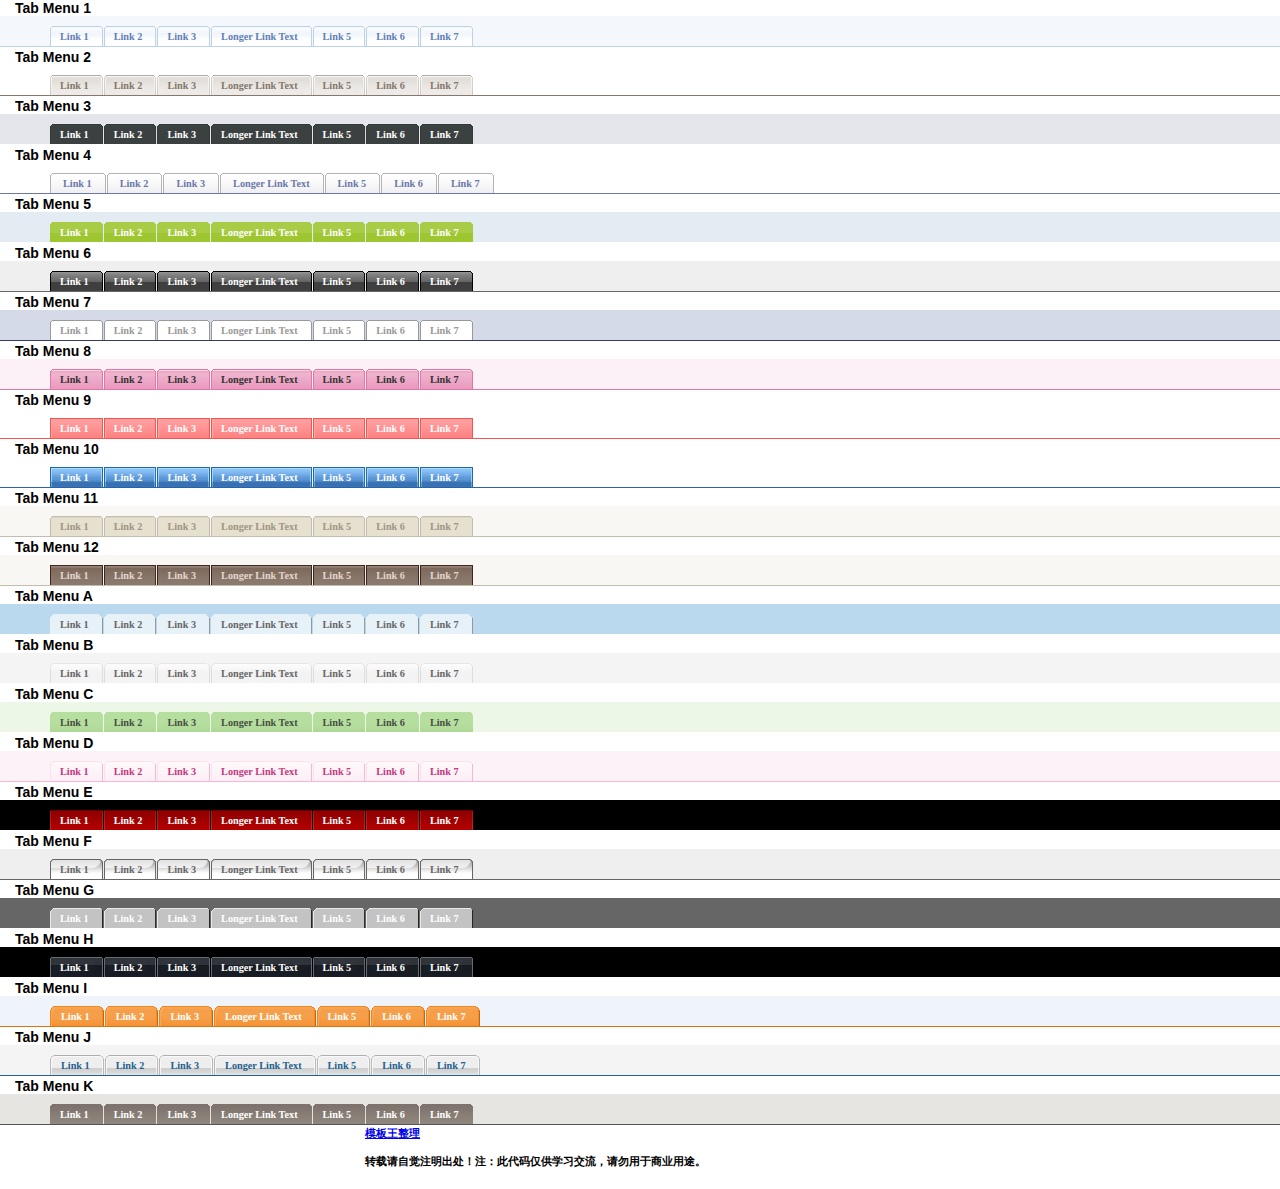
<file: html/23种导航/js/index.html>
<!DOCTYPE html PUBLIC "-//W3C//DTD XHTML 1.0 Transitional//EN" "http://www.w3.org/TR/xhtml1/DTD/xhtml1-transitional.dtd">
<html xmlns="http://www.w3.org/1999/xhtml">
<head>
<meta http-equiv="Content-Type" content="text/html; charset=gb2312" />
<style type="text/css">
body { margin:0; padding:0; font: bold 11px/1.5em Verdana; }
h2 { font: bold 14px Verdana, Arial, Helvetica, sans-serif; color: #000; margin: 0px; padding: 0px 0px 0px 15px; }
img { border: none; }
/*- Menu Tabs 1--------------------------- */ 


    #tabs1 { float:left; width:100%; background:#F4F7FB; font-size:93%; line-height:normal; border-bottom:1px solid #BCD2E6; }
#tabs1 ul { margin:0; padding:10px 10px 0 50px; list-style:none; }
#tabs1 li { display:inline; margin:0; padding:0; }
#tabs1 a { float:left; background:url("images/tableft1.gif") no-repeat left top; margin:0; padding:0 0 0 4px; text-decoration:none; }
#tabs1 a span { float:left; display:block; background:url("images/tabright1.gif") no-repeat right top; padding:5px 15px 4px 6px; color:#627EB7; }
/* Commented Backslash Hack hides rule from IE5-Mac \*/
    #tabs1 a span { float:none; }
/* End IE5-Mac hack */
    #tabs a:hover span { color:#627EB7; }
#tabs1 a:hover { background-position:0% -42px; }
#tabs1 a:hover span { background-position:100% -42px; }
/*- Menu Tabs 2--------------------------- */

    #tabs2 { float:left; width:100%; font-size:93%; line-height:normal; border-bottom:1px solid #84776B; }
#tabs2 ul { margin:0; padding:10px 10px 0 50px; list-style:none; }
#tabs2 li { display:inline; margin:0; padding:0; }
#tabs2 a { float:left; background:url("images/tableft2.gif") no-repeat left top; margin:0; padding:0 0 0 4px; text-decoration:none; }
#tabs2 a span { float:left; display:block; background:url("images/tabright2.gif") no-repeat right top; padding:5px 15px 4px 6px; color:#84776B; }
/* Commented Backslash Hack hides rule from IE5-Mac \*/
    #tabs2 a span { float:none; }
/* End IE5-Mac hack */
    #tabs2 a:hover span { color:#74675B; }
#tabs2 a:hover { background-position:0% -42px; }
#tabs2 a:hover span { background-position:100% -42px; }
/*- Menu Tabs 3--------------------------- */

    #tabs3 { float:left; width:100%; background:#E4E6EB; font-size:93%; line-height:normal; }
#tabs3 ul { margin:0; padding:10px 10px 0 50px; list-style:none; }
#tabs3 li { display:inline; margin:0; padding:0; }
#tabs3 a { float:left; background:url("images/tableft3.gif") no-repeat left top; margin:0; padding:0 0 0 4px; text-decoration:none; }
#tabs3 a span { float:left; display:block; background:url("images/tabright3.gif") no-repeat right top; padding:5px 15px 4px 6px; color:#FFF; }
/* Commented Backslash Hack hides rule from IE5-Mac \*/
    #tabs3 a span { float:none; }
/* End IE5-Mac hack */
    #tabs3 a:hover span { color:#FFF; }
#tabs3 a:hover { background-position:0% -42px; }
#tabs3 a:hover span { background-position:100% -42px; }
/*- Menu Tabs 4--------------------------- */

    #tabs4 { float:left; width:100%; font-size:93%; line-height:normal; border-bottom:1px solid #6B78A9; }
#tabs4 ul { margin:0; padding:10px 10px 0 50px; list-style:none; }
#tabs4 li { display:inline; margin:0; padding:0; }
#tabs4 a { float:left; background:url("images/tableft4.gif") no-repeat left top; margin:0; padding:0 0 0 7px; text-decoration:none; }
#tabs4 a span { float:left; display:block; background:url("images/tabright4.gif") no-repeat right top; padding:5px 15px 4px 6px; color:#6B78A9; }
/* Commented Backslash Hack hides rule from IE5-Mac \*/
    #tabs4 a span { float:none; }
/* End IE5-Mac hack */
    #tabs4 a:hover span { color:#6B78A9; }
#tabs4 a:hover { background-position:0% -42px; }
#tabs4 a:hover span { background-position:100% -42px; }
/*- Menu Tabs 5--------------------------- */

    #tabs5 { float:left; width:100%; background:#E3ECF3; font-size:93%; line-height:normal; }
#tabs5 ul { margin:0; padding:10px 10px 0 50px; list-style:none; }
#tabs5 li { display:inline; margin:0; padding:0; }
#tabs5 a { float:left; background:url("images/tableft5.gif") no-repeat left top; margin:0; padding:0 0 0 4px; text-decoration:none; }
#tabs5 a span { float:left; display:block; background:url("images/tabright5.gif") no-repeat right top; padding:5px 15px 4px 6px; color:#FFF; }
/* Commented Backslash Hack hides rule from IE5-Mac \*/
    #tabs5 a span { float:none; }
/* End IE5-Mac hack */
    #tabs5 a:hover span { color:#FFF; }
#tabs5 a:hover { background-position:0% -42px; }
#tabs5 a:hover span { background-position:100% -42px; }
/*- Menu Tabs 6--------------------------- */

    #tabs6 { float:left; width:100%; background:#efefef; font-size:93%; line-height:normal; border-bottom:1px solid #666; }
#tabs6 ul { margin:0; padding:10px 10px 0 50px; list-style:none; }
#tabs6 li { display:inline; margin:0; padding:0; }
#tabs6 a { float:left; background:url("images/tableft6.gif") no-repeat left top; margin:0; padding:0 0 0 4px; text-decoration:none; }
#tabs6 a span { float:left; display:block; background:url("images/tabright6.gif") no-repeat right top; padding:5px 15px 4px 6px; color:#FFF; }
/* Commented Backslash Hack hides rule from IE5-Mac \*/
    #tabs6 a span { float:none; }
/* End IE5-Mac hack */
    #tabs6 a:hover span { color:#FFF; }
#tabs6 a:hover { background-position:0% -42px; }
#tabs6 a:hover span { background-position:100% -42px; }
/*- Menu Tabs 7--------------------------- */

    #tabs7 { float:left; width:100%; background:#D4DAE7; font-size:93%; line-height:normal; border-bottom:1px solid #333B66; }
#tabs7 ul { margin:0; padding:10px 10px 0 50px; list-style:none; }
#tabs7 li { display:inline; margin:0; padding:0; }
#tabs7 a { float:left; background:url("images/tableft7.gif") no-repeat left top; margin:0; padding:0 0 0 4px; text-decoration:none; }
#tabs7 a span { float:left; display:block; background:url("images/tabright7.gif") no-repeat right top; padding:5px 15px 4px 6px; color:#999; }
/* Commented Backslash Hack hides rule from IE5-Mac \*/
    #tabs7 a span { float:none; }
/* End IE5-Mac hack */
    #tabs7 a:hover span { color:#ECB546; }
#tabs7 a:hover { background-position:0% -42px; }
#tabs7 a:hover span { background-position:100% -42px; }
/*- Menu Tabs 8--------------------------- */

    #tabs8 { float:left; width:100%; background:#FCF1F6; font-size:93%; line-height:normal; border-bottom:1px solid #E276A7; }
#tabs8 ul { margin:0; padding:10px 10px 0 50px; list-style:none; }
#tabs8 li { display:inline; margin:0; padding:0; }
#tabs8 a { float:left; background:url("images/tableft8.gif") no-repeat left top; margin:0; padding:0 0 0 4px; text-decoration:none; }
#tabs8 a span { float:left; display:block; background:url("images/tabright8.gif") no-repeat right top; padding:5px 15px 4px 6px; color:#333; }
/* Commented Backslash Hack hides rule from IE5-Mac \*/
    #tabs8 a span { float:none; }
/* End IE5-Mac hack */
    #tabs8 a:hover span { color:#591333; }
#tabs8 a:hover { background-position:0% -42px; }
#tabs8 a:hover span { background-position:100% -42px; }
/*- Menu Tabs 9--------------------------- */

    #tabs9 { float:left; width:100%; font-size:93%; border-bottom:1px solid #F45551; line-height:normal; }
#tabs9 ul { margin:0; padding:10px 10px 0 50px; list-style:none; }
#tabs9 li { display:inline; margin:0; padding:0; }
#tabs9 a { float:left; background:url("images/tableft9.gif") no-repeat left top; margin:0; padding:0 0 0 4px; text-decoration:none; }
#tabs9 a span { float:left; display:block; background:url("images/tabright9.gif") no-repeat right top; padding:5px 15px 4px 6px; color:#FFF; }
/* Commented Backslash Hack hides rule from IE5-Mac \*/
    #tabs9 a span { float:none; }
/* End IE5-Mac hack */
    #tabs9 a:hover span { color:#FFF; }
#tabs9 a:hover { background-position:0% -42px; }
#tabs9 a:hover span { background-position:100% -42px; }
/*- Menu Tabs 10--------------------------- */

    #tabs10 { float:left; width:100%; font-size:93%; border-bottom:1px solid #2763A5; line-height:normal; }
#tabs10 ul { margin:0; padding:10px 10px 0 50px; list-style:none; }
#tabs10 li { display:inline; margin:0; padding:0; }
#tabs10 a { float:left; background:url("images/tableft10.gif") no-repeat left top; margin:0; padding:0 0 0 4px; text-decoration:none; }
#tabs10 a span { float:left; display:block; background:url("images/tabright10.gif") no-repeat right top; padding:5px 15px 4px 6px; color:#FFF; }
/* Commented Backslash Hack hides rule from IE5-Mac \*/
    #tabs10 a span { float:none; }
/* End IE5-Mac hack */
    #tabs9 a:hover span { color:#FFF; }
#tabs10 a:hover { background-position:0% -42px; }
#tabs10 a:hover span { background-position:100% -42px; }
/*- Menu Tabs 11--------------------------- */

    #tabs11 { float:left; width:100%; background:#F9F7F3; font-size:93%; line-height:normal; border-bottom:1px solid #C2BDAE; }
#tabs11 ul { margin:0; padding:10px 10px 0 50px; list-style:none; }
#tabs11 li { display:inline; margin:0; padding:0; }
#tabs11 a { float:left; background:url("images/tableft11.gif") no-repeat left top; margin:0; padding:0 0 0 4px; text-decoration:none; }
#tabs11 a span { float:left; display:block; background:url("images/tabright11.gif") no-repeat right top; padding:5px 15px 4px 6px; color:#9F9584; }
/* Commented Backslash Hack hides rule from IE5-Mac \*/
    #tabs11 a span { float:none; }
/* End IE5-Mac hack */
    #tabs11 a:hover span { color:#FFF; }
#tabs11 a:hover { background-position:0% -42px; }
#tabs11 a:hover span { background-position:100% -42px; }
/*- Menu Tabs 12--------------------------- */

    #tabs12 { float:left; width:100%; background:#F9F7F3; font-size:93%; line-height:normal; border-bottom:1px solid #C2BDAE; }
#tabs12 ul { margin:0; padding:10px 10px 0 50px; list-style:none; }
#tabs12 li { display:inline; margin:0; padding:0; }
#tabs12 a { float:left; background:url("images/tableft12.gif") no-repeat left top; margin:0; padding:0 0 0 4px; text-decoration:none; }
#tabs12 a span { float:left; display:block; background:url("images/tabright12.gif") no-repeat right top; padding:5px 15px 4px 6px; color:#E4D6CD; }
/* Commented Backslash Hack hides rule from IE5-Mac \*/
    #tabs12 a span { float:none; }
/* End IE5-Mac hack */
    #tabs12 a:hover span { color:#FFF; }
#tabs12 a:hover { background-position:0% -42px; }
#tabs12 a:hover span { background-position:100% -42px; }
/*- Menu Tabs A--------------------------- */ 


    #tabsA { float:left; width:100%; background:#BBD9EE; font-size:93%; line-height:normal; }
#tabsA ul { margin:0; padding:10px 10px 0 50px; list-style:none; }
#tabsA li { display:inline; margin:0; padding:0; }
#tabsA a { float:left; background:url("images/tableft.gif") no-repeat left top; margin:0; padding:0 0 0 4px; text-decoration:none; }
#tabsA a span { float:left; display:block; background:url("images/tabright.gif") no-repeat right top; padding:5px 15px 4px 6px; color:#666; }
/* Commented Backslash Hack hides rule from IE5-Mac \*/
    #tabsA a span { float:none; }
/* End IE5-Mac hack */
    #tabsA a:hover span { color:#FF9834; }
#tabsA a:hover { background-position:0% -42px; }
#tabsA a:hover span { background-position:100% -42px; }
/*- Menu Tabs B--------------------------- */

    #tabsB { float:left; width:100%; background:#F4F4F4; font-size:93%; line-height:normal; }
#tabsB ul { margin:0; padding:10px 10px 0 50px; list-style:none; }
#tabsB li { display:inline; margin:0; padding:0; }
#tabsB a { float:left; background:url("images/tableftB.gif") no-repeat left top; margin:0; padding:0 0 0 4px; text-decoration:none; }
#tabsB a span { float:left; display:block; background:url("images/tabrightB.gif") no-repeat right top; padding:5px 15px 4px 6px; color:#666; }
/* Commented Backslash Hack hides rule from IE5-Mac \*/
    #tabsB a span { float:none; }
/* End IE5-Mac hack */
    #tabsB a:hover span { color:#000; }
#tabsB a:hover { background-position:0% -42px; }
#tabsB a:hover span { background-position:100% -42px; }
/*- Menu Tabs C--------------------------- */

    #tabsC { float:left; width:100%; background:#EDF7E7; font-size:93%; line-height:normal; }
#tabsC ul { margin:0; padding:10px 10px 0 50px; list-style:none; }
#tabsC li { display:inline; margin:0; padding:0; }
#tabsC a { float:left; background:url("images/tableftC.gif") no-repeat left top; margin:0; padding:0 0 0 4px; text-decoration:none; }
#tabsC a span { float:left; display:block; background:url("images/tabrightC.gif") no-repeat right top; padding:5px 15px 4px 6px; color:#464E42; }
/* Commented Backslash Hack hides rule from IE5-Mac \*/
    #tabsC a span { float:none; }
/* End IE5-Mac hack */
    #tabsC a:hover span { color:#FFF; }
#tabsC a:hover { background-position:0% -42px; }
#tabsC a:hover span { background-position:100% -42px; }
/*- Menu Tabs D--------------------------- */

    #tabsD { float:left; width:100%; background:#FCF3F8; font-size:93%; line-height:normal; border-bottom:1px solid #F4B7D6; }
#tabsD ul { margin:0; padding:10px 10px 0 50px; list-style:none; }
#tabsD li { display:inline; margin:0; padding:0; }
#tabsD a { float:left; background:url("images/tableftD.gif") no-repeat left top; margin:0; padding:0 0 0 4px; text-decoration:none; }
#tabsD a span { float:left; display:block; background:url("images/tabrightD.gif") no-repeat right top; padding:5px 15px 4px 6px; color:#C7377D; }
/* Commented Backslash Hack hides rule from IE5-Mac \*/
    #tabsD a span { float:none; }
/* End IE5-Mac hack */
    #tabsD a:hover span { color:#C7377D; }
#tabsD a:hover { background-position:0% -42px; }
#tabsD a:hover span { background-position:100% -42px; }
/*- Menu Tabs E--------------------------- */

    #tabsE { float:left; width:100%; background:#000; font-size:93%; line-height:normal; }
#tabsE ul { margin:0; padding:10px 10px 0 50px; list-style:none; }
#tabsE li { display:inline; margin:0; padding:0; }
#tabsE a { float:left; background:url("images/tableftE.gif") no-repeat left top; margin:0; padding:0 0 0 4px; text-decoration:none; }
#tabsE a span { float:left; display:block; background:url("images/tabrightE.gif") no-repeat right top; padding:5px 15px 4px 6px; color:#FFF; }
/* Commented Backslash Hack hides rule from IE5-Mac \*/
    #tabsE a span { float:none; }
/* End IE5-Mac hack */
    #tabsE a:hover span { color:#FFF; }
#tabsE a:hover { background-position:0% -42px; }
#tabsE a:hover span { background-position:100% -42px; }
/*- Menu Tabs F--------------------------- */

    #tabsF { float:left; width:100%; background:#efefef; font-size:93%; line-height:normal; border-bottom:1px solid #666; }
#tabsF ul { margin:0; padding:10px 10px 0 50px; list-style:none; }
#tabsF li { display:inline; margin:0; padding:0; }
#tabsF a { float:left; background:url("images/tableftF.gif") no-repeat left top; margin:0; padding:0 0 0 4px; text-decoration:none; }
#tabsF a span { float:left; display:block; background:url("images/tabrightF.gif") no-repeat right top; padding:5px 15px 4px 6px; color:#666; }
/* Commented Backslash Hack hides rule from IE5-Mac \*/
    #tabsF a span { float:none; }
/* End IE5-Mac hack */
    #tabsF a:hover span { color:#FFF; }
#tabsF a:hover { background-position:0% -42px; }
#tabsF a:hover span { background-position:100% -42px; }
/*- Menu Tabs G--------------------------- */

    #tabsG { float:left; width:100%; background:#666; font-size:93%; line-height:normal; }
#tabsG ul { margin:0; padding:10px 10px 0 50px; list-style:none; }
#tabsG li { display:inline; margin:0; padding:0; }
#tabsG a { float:left; background:url("images/tableftG.gif") no-repeat left top; margin:0; padding:0 0 0 4px; text-decoration:none; }
#tabsG a span { float:left; display:block; background:url("images/tabrightG.gif") no-repeat right top; padding:5px 15px 4px 6px; color:#FFF; }
/* Commented Backslash Hack hides rule from IE5-Mac \*/
    #tabsG a span { float:none; }
/* End IE5-Mac hack */
    #tabsG a:hover span { color:#FFF; }
#tabsG a:hover { background-position:0% -42px; }
#tabsG a:hover span { background-position:100% -42px; }
/*- Menu Tabs H--------------------------- */

    #tabsH { float:left; width:100%; background:#000; font-size:93%; line-height:normal; }
#tabsH ul { margin:0; padding:10px 10px 0 50px; list-style:none; }
#tabsH li { display:inline; margin:0; padding:0; }
#tabsH a { float:left; background:url("images/tableftH.gif") no-repeat left top; margin:0; padding:0 0 0 4px; text-decoration:none; }
#tabsH a span { float:left; display:block; background:url("images/tabrightH.gif") no-repeat right top; padding:5px 15px 4px 6px; color:#FFF; }
/* Commented Backslash Hack hides rule from IE5-Mac \*/
    #tabsH a span { float:none; }
/* End IE5-Mac hack */
    #tabsH a:hover span { color:#FFF; }
#tabsH a:hover { background-position:0% -42px; }
#tabsH a:hover span { background-position:100% -42px; }
/*- Menu Tabs I--------------------------- */

    #tabsI { float:left; width:100%; background:#EFF4FA; font-size:93%; line-height:normal; border-bottom:1px solid #DD740B; }
#tabsI ul { margin:0; padding:10px 10px 0 50px; list-style:none; }
#tabsI li { display:inline; margin:0; padding:0; }
#tabsI a { float:left; background:url("images/tableftI.gif") no-repeat left top; margin:0; padding:0 0 0 5px; text-decoration:none; }
#tabsI a span { float:left; display:block; background:url("images/tabrightI.gif") no-repeat right top; padding:5px 15px 4px 6px; color:#FFF; }
/* Commented Backslash Hack hides rule from IE5-Mac \*/
    #tabsI a span { float:none; }
/* End IE5-Mac hack */
    #tabsI a:hover span { color:#FFF; }
#tabsI a:hover { background-position:0% -42px; }
#tabsI a:hover span { background-position:100% -42px; }
/*- Menu Tabs J--------------------------- */

    #tabsJ { float:left; width:100%; background:#F4F4F4; font-size:93%; line-height:normal; border-bottom:1px solid #24618E; }
#tabsJ ul { margin:0; padding:10px 10px 0 50px; list-style:none; }
#tabsJ li { display:inline; margin:0; padding:0; }
#tabsJ a { float:left; background:url("images/tableftJ.gif") no-repeat left top; margin:0; padding:0 0 0 5px; text-decoration:none; }
#tabsJ a span { float:left; display:block; background:url("images/tabrightJ.gif") no-repeat right top; padding:5px 15px 4px 6px; color:#24618E; }
/* Commented Backslash Hack hides rule from IE5-Mac \*/
    #tabsJ a span { float:none; }
/* End IE5-Mac hack */
    #tabsJ a:hover span { color:#FFF; }
#tabsJ a:hover { background-position:0% -42px; }
#tabsJ a:hover span { background-position:100% -42px; }
/*- Menu Tabs K--------------------------- */ 	

    #tabsK { float:left; width:100%; background:#E7E5E2; font-size:93%; line-height:normal; border-bottom:1px solid #54545C; }
#tabsK ul { margin:0; padding:10px 10px 0 50px; list-style:none; }
#tabsK li { display:inline; margin:0; padding:0; }
#tabsK a { float:left; background:url("images/tableftK.gif") no-repeat left top; margin:0; padding:0 0 0 4px; text-decoration:none; }
#tabsK a span { float:left; display:block; background:url("images/tabrightK.gif") no-repeat right top; padding:5px 15px 4px 6px; color:#FFF; }
/* Commented Backslash Hack hides rule from IE5-Mac \*/
    #tabsK a span { float:none; }
/* End IE5-Mac hack */
    #tabsK a:hover span { color:#FFF; background-position:100% -42px; }
#tabsK a:hover { background-position:0% -42px; }
#tabsK a:hover span { background-position:100% -42px; }
</style>
</head>
<body>
<h2>Tab Menu 1</h2>
<div id="tabs1">
  <ul>
    <li><a href="#" title="Link 1"><span>Link 1</span></a></li>
    <li><a href="#" title="Link 2"><span>Link 2</span></a></li>
    <li><a href="#" title="Link 3"><span>Link 3</span></a></li>
    <li><a href="#" title="Longer Link Text"><span>Longer Link Text</span></a></li>
    <li><a href="#" title="Link 5"><span>Link 5</span></a></li>
    <li><a href="#" title="Link 6"><span>Link 6</span></a></li>
    <li><a href="#" title="Link 7"><span>Link 7</span></a></li>
  </ul>
</div>
<br />
<br />
<h2>Tab Menu 2</h2>
<div id="tabs2">
  <ul>
    <li><a href="#" title="Link 1"><span>Link 1</span></a></li>
    <li><a href="#" title="Link 2"><span>Link 2</span></a></li>
    <li><a href="#" title="Link 3"><span>Link 3</span></a></li>
    <li><a href="#" title="Longer Link Text"><span>Longer Link Text</span></a></li>
    <li><a href="#" title="Link 5"><span>Link 5</span></a></li>
    <li><a href="#" title="Link 6"><span>Link 6</span></a></li>
    <li><a href="#" title="Link 7"><span>Link 7</span></a></li>
  </ul>
</div>
<br />
<br />
<h2>Tab Menu 3</h2>
<div id="tabs3">
  <ul>
    <li><a href="#" title="Link 1"><span>Link 1</span></a></li>
    <li><a href="#" title="Link 2"><span>Link 2</span></a></li>
    <li><a href="#" title="Link 3"><span>Link 3</span></a></li>
    <li><a href="#" title="Longer Link Text"><span>Longer Link Text</span></a></li>
    <li><a href="#" title="Link 5"><span>Link 5</span></a></li>
    <li><a href="#" title="Link 6"><span>Link 6</span></a></li>
    <li><a href="#" title="Link 7"><span>Link 7</span></a></li>
  </ul>
</div>
<br />
<br />
<h2>Tab Menu 4</h2>
<div id="tabs4">
  <ul>
    <li><a href="#" title="Link 1"><span>Link 1</span></a></li>
    <li><a href="#" title="Link 2"><span>Link 2</span></a></li>
    <li><a href="#" title="Link 3"><span>Link 3</span></a></li>
    <li><a href="#" title="Longer Link Text"><span>Longer Link Text</span></a></li>
    <li><a href="#" title="Link 5"><span>Link 5</span></a></li>
    <li><a href="#" title="Link 6"><span>Link 6</span></a></li>
    <li><a href="#" title="Link 7"><span>Link 7</span></a></li>
  </ul>
</div>
<br />
<br />
<h2>Tab Menu 5</h2>
<div id="tabs5">
  <ul>
    <li><a href="#" title="Link 1"><span>Link 1</span></a></li>
    <li><a href="#" title="Link 2"><span>Link 2</span></a></li>
    <li><a href="#" title="Link 3"><span>Link 3</span></a></li>
    <li><a href="#" title="Longer Link Text"><span>Longer Link Text</span></a></li>
    <li><a href="#" title="Link 5"><span>Link 5</span></a></li>
    <li><a href="#" title="Link 6"><span>Link 6</span></a></li>
    <li><a href="#" title="Link 7"><span>Link 7</span></a></li>
  </ul>
</div>
<br />
<br />
<h2>Tab Menu 6</h2>
<div id="tabs6">
  <ul>
    <li><a href="#" title="Link 1"><span>Link 1</span></a></li>
    <li><a href="#" title="Link 2"><span>Link 2</span></a></li>
    <li><a href="#" title="Link 3"><span>Link 3</span></a></li>
    <li><a href="#" title="Longer Link Text"><span>Longer Link Text</span></a></li>
    <li><a href="#" title="Link 5"><span>Link 5</span></a></li>
    <li><a href="#" title="Link 6"><span>Link 6</span></a></li>
    <li><a href="#" title="Link 7"><span>Link 7</span></a></li>
  </ul>
</div>
<br />
<br />
<h2>Tab Menu 7</h2>
<div id="tabs7">
  <ul>
    <li><a href="#" title="Link 1"><span>Link 1</span></a></li>
    <li><a href="#" title="Link 2"><span>Link 2</span></a></li>
    <li><a href="#" title="Link 3"><span>Link 3</span></a></li>
    <li><a href="#" title="Longer Link Text"><span>Longer Link Text</span></a></li>
    <li><a href="#" title="Link 5"><span>Link 5</span></a></li>
    <li><a href="#" title="Link 6"><span>Link 6</span></a></li>
    <li><a href="#" title="Link 7"><span>Link 7</span></a></li>
  </ul>
</div>
<br />
<br />
<h2>Tab Menu 8</h2>
<div id="tabs8">
  <ul>
    <li><a href="#" title="Link 1"><span>Link 1</span></a></li>
    <li><a href="#" title="Link 2"><span>Link 2</span></a></li>
    <li><a href="#" title="Link 3"><span>Link 3</span></a></li>
    <li><a href="#" title="Longer Link Text"><span>Longer Link Text</span></a></li>
    <li><a href="#" title="Link 5"><span>Link 5</span></a></li>
    <li><a href="#" title="Link 6"><span>Link 6</span></a></li>
    <li><a href="#" title="Link 7"><span>Link 7</span></a></li>
  </ul>
</div>
<br />
<br />
<h2>Tab Menu 9</h2>
<div id="tabs9">
  <ul>
    <li><a href="#" title="Link 1"><span>Link 1</span></a></li>
    <li><a href="#" title="Link 2"><span>Link 2</span></a></li>
    <li><a href="#" title="Link 3"><span>Link 3</span></a></li>
    <li><a href="#" title="Longer Link Text"><span>Longer Link Text</span></a></li>
    <li><a href="#" title="Link 5"><span>Link 5</span></a></li>
    <li><a href="#" title="Link 6"><span>Link 6</span></a></li>
    <li><a href="#" title="Link 7"><span>Link 7</span></a></li>
  </ul>
</div>
<br />
<br />
<h2>Tab Menu 10</h2>
<div id="tabs10">
  <ul>
    <li><a href="#" title="Link 1"><span>Link 1</span></a></li>
    <li><a href="#" title="Link 2"><span>Link 2</span></a></li>
    <li><a href="#" title="Link 3"><span>Link 3</span></a></li>
    <li><a href="#" title="Longer Link Text"><span>Longer Link Text</span></a></li>
    <li><a href="#" title="Link 5"><span>Link 5</span></a></li>
    <li><a href="#" title="Link 6"><span>Link 6</span></a></li>
    <li><a href="#" title="Link 7"><span>Link 7</span></a></li>
  </ul>
</div>
<br />
<br />
<h2>Tab Menu 11</h2>
<div id="tabs11">
  <ul>
    <li><a href="#" title="Link 1"><span>Link 1</span></a></li>
    <li><a href="#" title="Link 2"><span>Link 2</span></a></li>
    <li><a href="#" title="Link 3"><span>Link 3</span></a></li>
    <li><a href="#" title="Longer Link Text"><span>Longer Link Text</span></a></li>
    <li><a href="#" title="Link 5"><span>Link 5</span></a></li>
    <li><a href="#" title="Link 6"><span>Link 6</span></a></li>
    <li><a href="#" title="Link 7"><span>Link 7</span></a></li>
  </ul>
</div>
<br />
<br />
<h2>Tab Menu 12</h2>
<div id="tabs12">
  <ul>
    <li><a href="#" title="Link 1"><span>Link 1</span></a></li>
    <li><a href="#" title="Link 2"><span>Link 2</span></a></li>
    <li><a href="#" title="Link 3"><span>Link 3</span></a></li>
    <li><a href="#" title="Longer Link Text"><span>Longer Link Text</span></a></li>
    <li><a href="#" title="Link 5"><span>Link 5</span></a></li>
    <li><a href="#" title="Link 6"><span>Link 6</span></a></li>
    <li><a href="#" title="Link 7"><span>Link 7</span></a></li>
  </ul>
</div>
<br />
<br />
<h2>Tab Menu A</h2>
<div id="tabsA">
  <ul>
    <li><a href="#" title="Link 1"><span>Link 1</span></a></li>
    <li><a href="#" title="Link 2"><span>Link 2</span></a></li>
    <li><a href="#" title="Link 3"><span>Link 3</span></a></li>
    <li><a href="#" title="Longer Link Text"><span>Longer Link Text</span></a></li>
    <li><a href="#" title="Link 5"><span>Link 5</span></a></li>
    <li><a href="#" title="Link 6"><span>Link 6</span></a></li>
    <li><a href="#" title="Link 7"><span>Link 7</span></a></li>
  </ul>
</div>
<br />
<br />
<h2>Tab Menu B</h2>
<div id="tabsB">
  <ul>
    <li><a href="#" title="Link 1"><span>Link 1</span></a></li>
    <li><a href="#" title="Link 2"><span>Link 2</span></a></li>
    <li><a href="#" title="Link 3"><span>Link 3</span></a></li>
    <li><a href="#" title="Longer Link Text"><span>Longer Link Text</span></a></li>
    <li><a href="#" title="Link 5"><span>Link 5</span></a></li>
    <li><a href="#" title="Link 6"><span>Link 6</span></a></li>
    <li><a href="#" title="Link 7"><span>Link 7</span></a></li>
  </ul>
</div>
<br />
<br />
<h2>Tab Menu C</h2>
<div id="tabsC">
  <ul>
    <li><a href="#" title="Link 1"><span>Link 1</span></a></li>
    <li><a href="#" title="Link 2"><span>Link 2</span></a></li>
    <li><a href="#" title="Link 3"><span>Link 3</span></a></li>
    <li><a href="#" title="Longer Link Text"><span>Longer Link Text</span></a></li>
    <li><a href="#" title="Link 5"><span>Link 5</span></a></li>
    <li><a href="#" title="Link 6"><span>Link 6</span></a></li>
    <li><a href="#" title="Link 7"><span>Link 7</span></a></li>
  </ul>
</div>
<br />
<br />
<h2>Tab Menu D</h2>
<div id="tabsD">
  <ul>
    <li><a href="#" title="Link 1"><span>Link 1</span></a></li>
    <li><a href="#" title="Link 2"><span>Link 2</span></a></li>
    <li><a href="#" title="Link 3"><span>Link 3</span></a></li>
    <li><a href="#" title="Longer Link Text"><span>Longer Link Text</span></a></li>
    <li><a href="#" title="Link 5"><span>Link 5</span></a></li>
    <li><a href="#" title="Link 6"><span>Link 6</span></a></li>
    <li><a href="#" title="Link 7"><span>Link 7</span></a></li>
  </ul>
</div>
<br />
<br />
<h2>Tab Menu E</h2>
<div id="tabsE">
  <ul>
    <li><a href="#" title="Link 1"><span>Link 1</span></a></li>
    <li><a href="#" title="Link 2"><span>Link 2</span></a></li>
    <li><a href="#" title="Link 3"><span>Link 3</span></a></li>
    <li><a href="#" title="Longer Link Text"><span>Longer Link Text</span></a></li>
    <li><a href="#" title="Link 5"><span>Link 5</span></a></li>
    <li><a href="#" title="Link 6"><span>Link 6</span></a></li>
    <li><a href="#" title="Link 7"><span>Link 7</span></a></li>
  </ul>
</div>
<br />
<br />
<h2>Tab Menu F</h2>
<div id="tabsF">
  <ul>
    <li><a href="#" title="Link 1"><span>Link 1</span></a></li>
    <li><a href="#" title="Link 2"><span>Link 2</span></a></li>
    <li><a href="#" title="Link 3"><span>Link 3</span></a></li>
    <li><a href="#" title="Longer Link Text"><span>Longer Link Text</span></a></li>
    <li><a href="#" title="Link 5"><span>Link 5</span></a></li>
    <li><a href="#" title="Link 6"><span>Link 6</span></a></li>
    <li><a href="#" title="Link 7"><span>Link 7</span></a></li>
  </ul>
</div>
<br />
<br />
<h2>Tab Menu G</h2>
<div id="tabsG">
  <ul>
    <li><a href="#" title="Link 1"><span>Link 1</span></a></li>
    <li><a href="#" title="Link 2"><span>Link 2</span></a></li>
    <li><a href="#" title="Link 3"><span>Link 3</span></a></li>
    <li><a href="#" title="Longer Link Text"><span>Longer Link Text</span></a></li>
    <li><a href="#" title="Link 5"><span>Link 5</span></a></li>
    <li><a href="#" title="Link 6"><span>Link 6</span></a></li>
    <li><a href="#" title="Link 7"><span>Link 7</span></a></li>
  </ul>
</div>
<br />
<br />
<h2>Tab Menu H</h2>
<div id="tabsH">
  <ul>
    <li><a href="#" title="Link 1"><span>Link 1</span></a></li>
    <li><a href="#" title="Link 2"><span>Link 2</span></a></li>
    <li><a href="#" title="Link 3"><span>Link 3</span></a></li>
    <li><a href="#" title="Longer Link Text"><span>Longer Link Text</span></a></li>
    <li><a href="#" title="Link 5"><span>Link 5</span></a></li>
    <li><a href="#" title="Link 6"><span>Link 6</span></a></li>
    <li><a href="#" title="Link 7"><span>Link 7</span></a></li>
  </ul>
</div>
<br />
<br />
<h2>Tab Menu I</h2>
<div id="tabsI">
  <ul>
    <li><a href="#" title="Link 1"><span>Link 1</span></a></li>
    <li><a href="#" title="Link 2"><span>Link 2</span></a></li>
    <li><a href="#" title="Link 3"><span>Link 3</span></a></li>
    <li><a href="#" title="Longer Link Text"><span>Longer Link Text</span></a></li>
    <li><a href="#" title="Link 5"><span>Link 5</span></a></li>
    <li><a href="#" title="Link 6"><span>Link 6</span></a></li>
    <li><a href="#" title="Link 7"><span>Link 7</span></a></li>
  </ul>
</div>
<br />
<br />
<h2>Tab Menu J</h2>
<div id="tabsJ">
  <ul>
    <li><a href="#" title="Link 1"><span>Link 1</span></a></li>
    <li><a href="#" title="Link 2"><span>Link 2</span></a></li>
    <li><a href="#" title="Link 3"><span>Link 3</span></a></li>
    <li><a href="#" title="Longer Link Text"><span>Longer Link Text</span></a></li>
    <li><a href="#" title="Link 5"><span>Link 5</span></a></li>
    <li><a href="#" title="Link 6"><span>Link 6</span></a></li>
    <li><a href="#" title="Link 7"><span>Link 7</span></a></li>
  </ul>
</div>
<br />
<br />
<h2>Tab Menu K</h2>
<div id="tabsK">
  <ul>
    <li><a href="#" title="Link 1"><span>Link 1</span></a></li>
    <li><a href="#" title="Link 2"><span>Link 2</span></a></li>
    <li><a href="#" title="Link 3"><span>Link 3</span></a></li>
    <li><a href="#" title="Longer Link Text"><span>Longer Link Text</span></a></li>
    <li><a href="#" title="Link 5"><span>Link 5</span></a></li>
    <li><a href="#" title="Link 6"><span>Link 6</span></a></li>
    <li><a href="#" title="Link 7"><span>Link 7</span></a></li>
  </ul>
</div>

<div style="width:550px;margin:20px auto;">
<p><strong><a href="http://js.mobanwang.com">ģ��������</a></strong> </p>
<p>ת�����Ծ�ע��������ע���˴������ѧϰ����������������ҵ��;��</p>
</div>


</body>
</html>
</file>
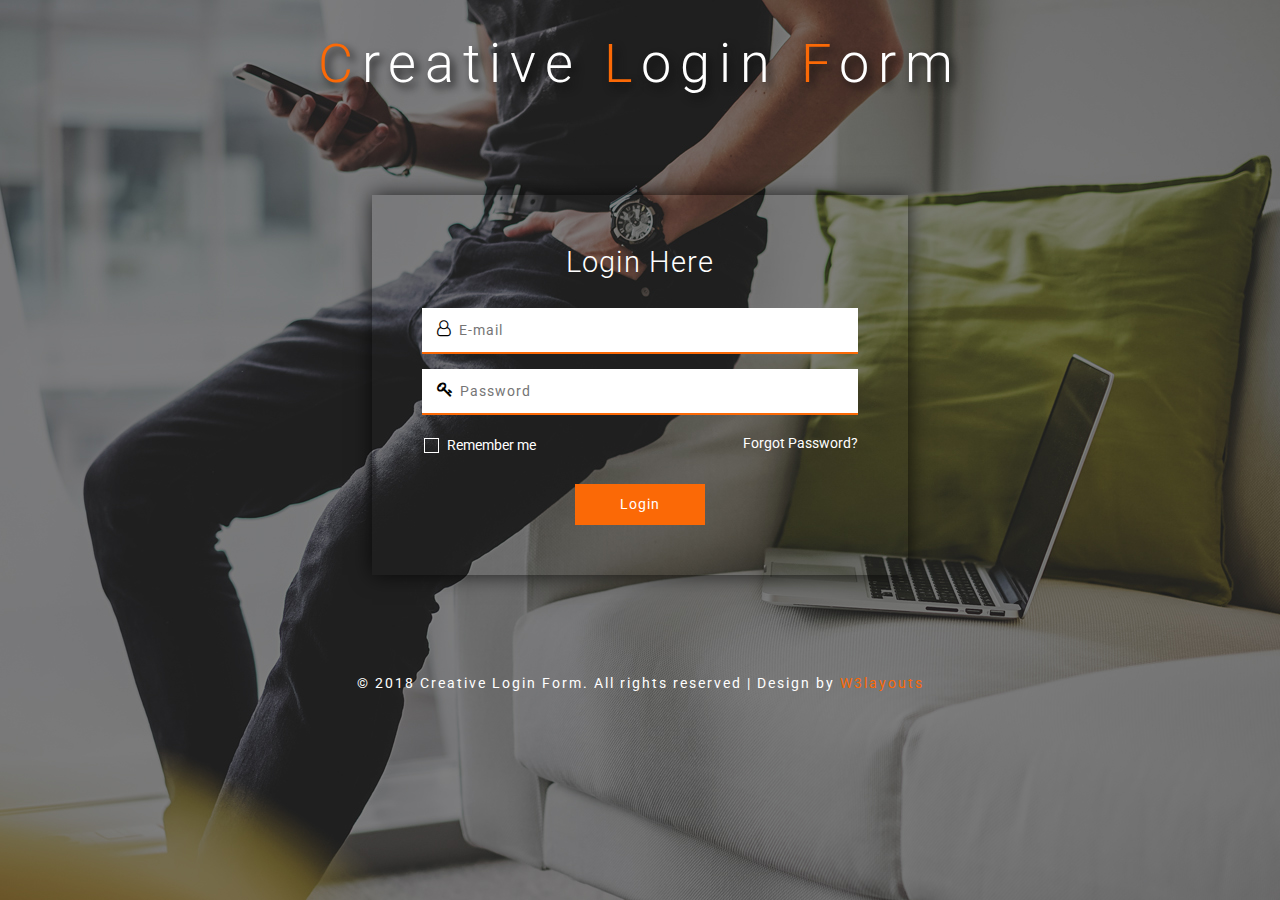
<file: html/login/html/index.html>
<!--Author: W3layouts
Author URL: http://w3layouts.com
License: Creative Commons Attribution 3.0 Unported
License URL: http://creativecommons.org/licenses/by/3.0/
-->
<!DOCTYPE HTML>
<html lang="en">

<head>
	<title>Creative Login Form Responsive Widget Template :: w3layouts</title>
	<!-- Meta tag Keywords -->
	<meta name="viewport" content="width=device-width, initial-scale=1">
	<meta http-equiv="Content-Type" content="text/html; charset=utf-8" />
	<meta name="keywords" content="Creative Login Form Responsive Widget,Login form widgets, Sign up Web forms , Login signup Responsive web form,Flat Pricing table,Flat Drop downs,Registration Forms,News letter Forms,Elements"
	/>
	<script type="application/x-javascript">
		addEventListener("load", function () {
			setTimeout(hideURLbar, 0);
		}, false);

		function hideURLbar() {
			window.scrollTo(0, 1);
		}
	</script>
	<!-- Meta tag Keywords -->
	<!-- css files -->
	<link rel="stylesheet" href="css/style.css" type="text/css" media="all" />
	<!-- Style-CSS -->
	<link rel="stylesheet" href="css/font-awesome.css">
	<!-- Font-Awesome-Icons-CSS -->
	<!-- //css files -->
	<!-- online-fonts -->
	<link href="//fonts.googleapis.com/css?family=Roboto:100,100i,300,300i,400,400i,500,500i,700,700i,900,900i" rel="stylesheet">
	<!-- //online-fonts -->
</head>

<body>
	<!--header-->
	<div class="header-w3l">
		<h1>
			<span>C</span>reative
			<span>L</span>ogin
			<span>F</span>orm</h1>
	</div>
	<!--//header-->
	<div class="main-content-agile">
		<div class="sub-main-w3">
			<h2>Login Here</h2>
			<form action="#" method="post">
				<div class="pom-agile">
					<span class="fa fa-user-o" aria-hidden="true"></span>
					<input placeholder="E-mail" name="Name" class="user" type="email" required="">
				</div>
				<div class="pom-agile">
					<span class="fa fa-key" aria-hidden="true"></span>
					<input placeholder="Password" name="Password" class="pass" type="password" required="">
				</div>
				<div class="sub-w3l">
					<div class="sub-agile">
						<input type="checkbox" id="brand1" value="">
						<label for="brand1">
							<span></span>Remember me</label>
					</div>
					<a href="#">Forgot Password?</a>
					<div class="clear"></div>
				</div>
				<div class="right-w3l">
					<input type="submit" value="Login">
				</div>
			</form>
		</div>
	</div>
	<!--//main-->
	<!--footer-->
	<div class="footer">
		<p>&copy; 2018 Creative Login Form. All rights reserved | Design by
			<a href="http://w3layouts.com">W3layouts</a>
		</p>
	</div>
	<!--//footer-->
</body>

</html>
</file>
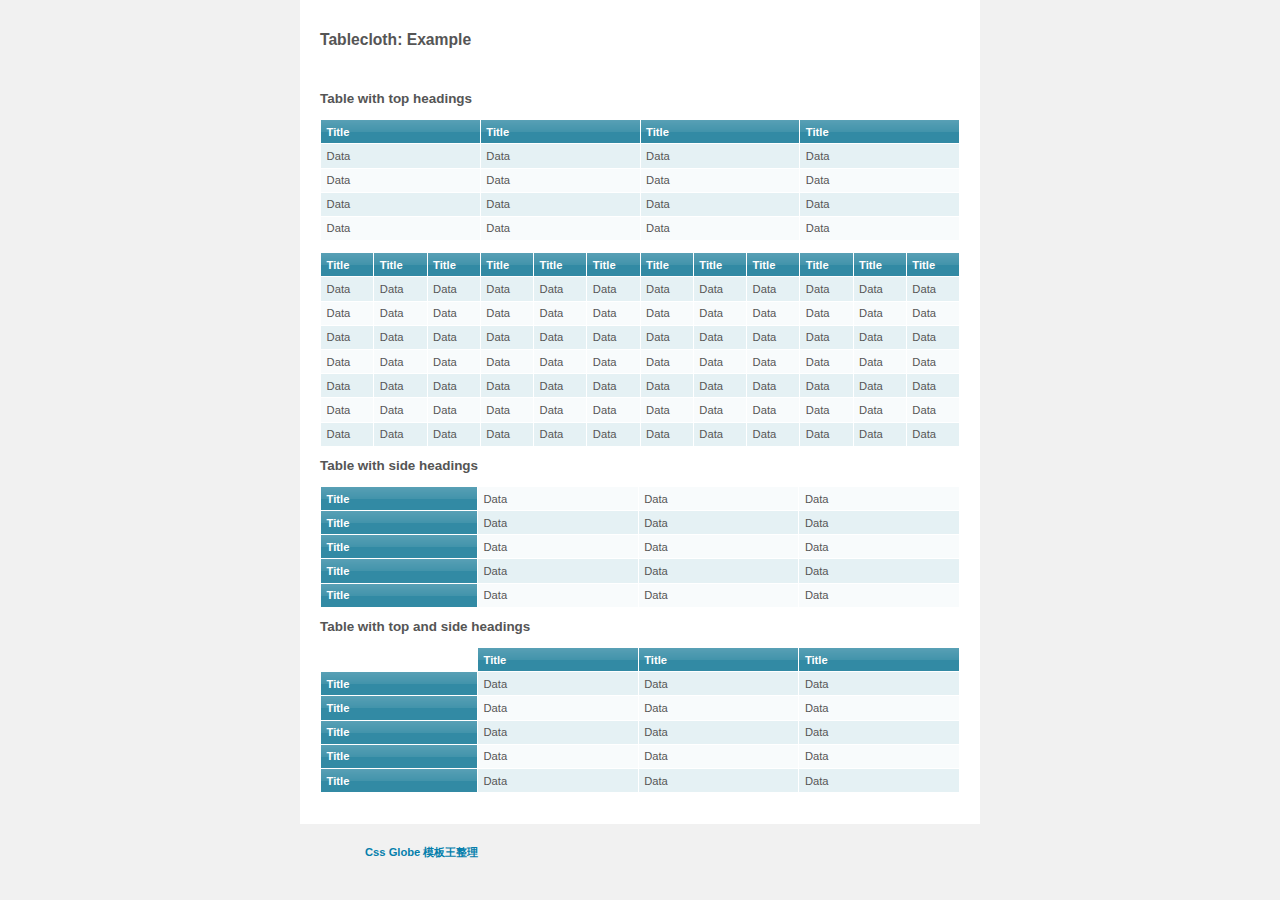
<file: html/表格/js/index.html>
<!DOCTYPE html PUBLIC "-//W3C//DTD XHTML 1.0 Transitional//EN" "http://www.w3.org/TR/xhtml1/DTD/xhtml1-transitional.dtd">
<html xmlns="http://www.w3.org/1999/xhtml">
<head>
<meta http-equiv="Content-Type" content="text/html; charset=utf-8" />
<title>Welcome to Tablecloth</title>
<!-- paste this code into your webpage -->
<link href="tablecloth/tablecloth.css" rel="stylesheet" type="text/css" media="screen" />
<script type="text/javascript" src="tablecloth/tablecloth.js"></script>
<!-- end -->
<style>
body { margin:0; padding:0; background:#f1f1f1; font:70% Arial, Helvetica, sans-serif; color:#555; line-height:150%; text-align:left; }
a { text-decoration:none; color:#057fac; }
a:hover { text-decoration:none; color:#999; }
h1 { font-size:140%; margin:0 20px; line-height:80px; }
h2 { font-size:120%; }
#container { margin:0 auto; width:680px; background:#fff; padding-bottom:20px; }
#content { margin:0 20px; }
p.sig { margin:0 auto; width:680px; padding:1em 0; }
form { margin:1em 0; padding:.2em 20px; background:#eee; }
</style>
</head>
<body>
<div id="container">
  <h1>Tablecloth: Example</h1>
  <div id="content">
    <!-- all you need with Tablecloth is a regular, well formed table. No need for id's, class names... -->
    <h2>Table with top headings</h2>
    <table cellspacing="0" cellpadding="0">
      <tr>
        <th>Title</th>
        <th>Title</th>
        <th>Title</th>
        <th>Title</th>
      </tr>
      <tr>
        <td>Data</td>
        <td>Data</td>
        <td>Data</td>
        <td>Data</td>
      </tr>
      <tr>
        <td>Data</td>
        <td>Data</td>
        <td>Data</td>
        <td>Data</td>
      </tr>
      <tr>
        <td>Data</td>
        <td>Data</td>
        <td>Data</td>
        <td>Data</td>
      </tr>
      <tr>
        <td>Data</td>
        <td>Data</td>
        <td>Data</td>
        <td>Data</td>
      </tr>
    </table>
    <table cellspacing="0" cellpadding="0">
      <tr>
        <th>Title</th>
        <th>Title</th>
        <th>Title</th>
        <th>Title</th>
        <th>Title</th>
        <th>Title</th>
        <th>Title</th>
        <th>Title</th>
        <th>Title</th>
        <th>Title</th>
        <th>Title</th>
        <th>Title</th>
      </tr>
      <tr>
        <td>Data</td>
        <td>Data</td>
        <td>Data</td>
        <td>Data</td>
        <td>Data</td>
        <td>Data</td>
        <td>Data</td>
        <td>Data</td>
        <td>Data</td>
        <td>Data</td>
        <td>Data</td>
        <td>Data</td>
      </tr>
      <tr>
        <td>Data</td>
        <td>Data</td>
        <td>Data</td>
        <td>Data</td>
        <td>Data</td>
        <td>Data</td>
        <td>Data</td>
        <td>Data</td>
        <td>Data</td>
        <td>Data</td>
        <td>Data</td>
        <td>Data</td>
      </tr>
      <tr>
        <td>Data</td>
        <td>Data</td>
        <td>Data</td>
        <td>Data</td>
        <td>Data</td>
        <td>Data</td>
        <td>Data</td>
        <td>Data</td>
        <td>Data</td>
        <td>Data</td>
        <td>Data</td>
        <td>Data</td>
      </tr>
      <tr>
        <td>Data</td>
        <td>Data</td>
        <td>Data</td>
        <td>Data</td>
        <td>Data</td>
        <td>Data</td>
        <td>Data</td>
        <td>Data</td>
        <td>Data</td>
        <td>Data</td>
        <td>Data</td>
        <td>Data</td>
      </tr>
      <tr>
        <td>Data</td>
        <td>Data</td>
        <td>Data</td>
        <td>Data</td>
        <td>Data</td>
        <td>Data</td>
        <td>Data</td>
        <td>Data</td>
        <td>Data</td>
        <td>Data</td>
        <td>Data</td>
        <td>Data</td>
      </tr>
      <tr>
        <td>Data</td>
        <td>Data</td>
        <td>Data</td>
        <td>Data</td>
        <td>Data</td>
        <td>Data</td>
        <td>Data</td>
        <td>Data</td>
        <td>Data</td>
        <td>Data</td>
        <td>Data</td>
        <td>Data</td>
      </tr>
      <tr>
        <td>Data</td>
        <td>Data</td>
        <td>Data</td>
        <td>Data</td>
        <td>Data</td>
        <td>Data</td>
        <td>Data</td>
        <td>Data</td>
        <td>Data</td>
        <td>Data</td>
        <td>Data</td>
        <td>Data</td>
      </tr>
    </table>
    <h2>Table with side headings</h2>
    <table cellspacing="0" cellpadding="0">
      <tr>
        <th>Title</th>
        <td>Data</td>
        <td>Data</td>
        <td>Data</td>
      </tr>
      <tr>
        <th>Title</th>
        <td>Data</td>
        <td>Data</td>
        <td>Data</td>
      </tr>
      <tr>
        <th>Title</th>
        <td>Data</td>
        <td>Data</td>
        <td>Data</td>
      </tr>
      <tr>
        <th>Title</th>
        <td>Data</td>
        <td>Data</td>
        <td>Data</td>
      </tr>
      <tr>
        <th>Title</th>
        <td>Data</td>
        <td>Data</td>
        <td>Data</td>
      </tr>
    </table>
    <h2>Table with top and side headings</h2>
    <table cellspacing="0" cellpadding="0">
      <tr>
        <td>&nbsp;</td>
        <th>Title</th>
        <th>Title</th>
        <th>Title</th>
      </tr>
      <tr>
        <th>Title</th>
        <td>Data</td>
        <td>Data</td>
        <td>Data</td>
      </tr>
      <tr>
        <th>Title</th>
        <td>Data</td>
        <td>Data</td>
        <td>Data</td>
      </tr>
      <tr>
        <th>Title</th>
        <td>Data</td>
        <td>Data</td>
        <td>Data</td>
      </tr>
      <tr>
        <th>Title</th>
        <td>Data</td>
        <td>Data</td>
        <td>Data</td>
      </tr>
      <tr>
        <th>Title</th>
        <td>Data</td>
        <td>Data</td>
        <td>Data</td>
      </tr>
    </table>
  </div>
</div>



<div style="width:550px;margin:20px auto;">
<p><strong><a href="http://www.cssglobe.com">Css Globe</a>   <a href="http://js.mobanwang.com">模板王整理</a></strong> </p>

</div>


</body>
</html>
</file>
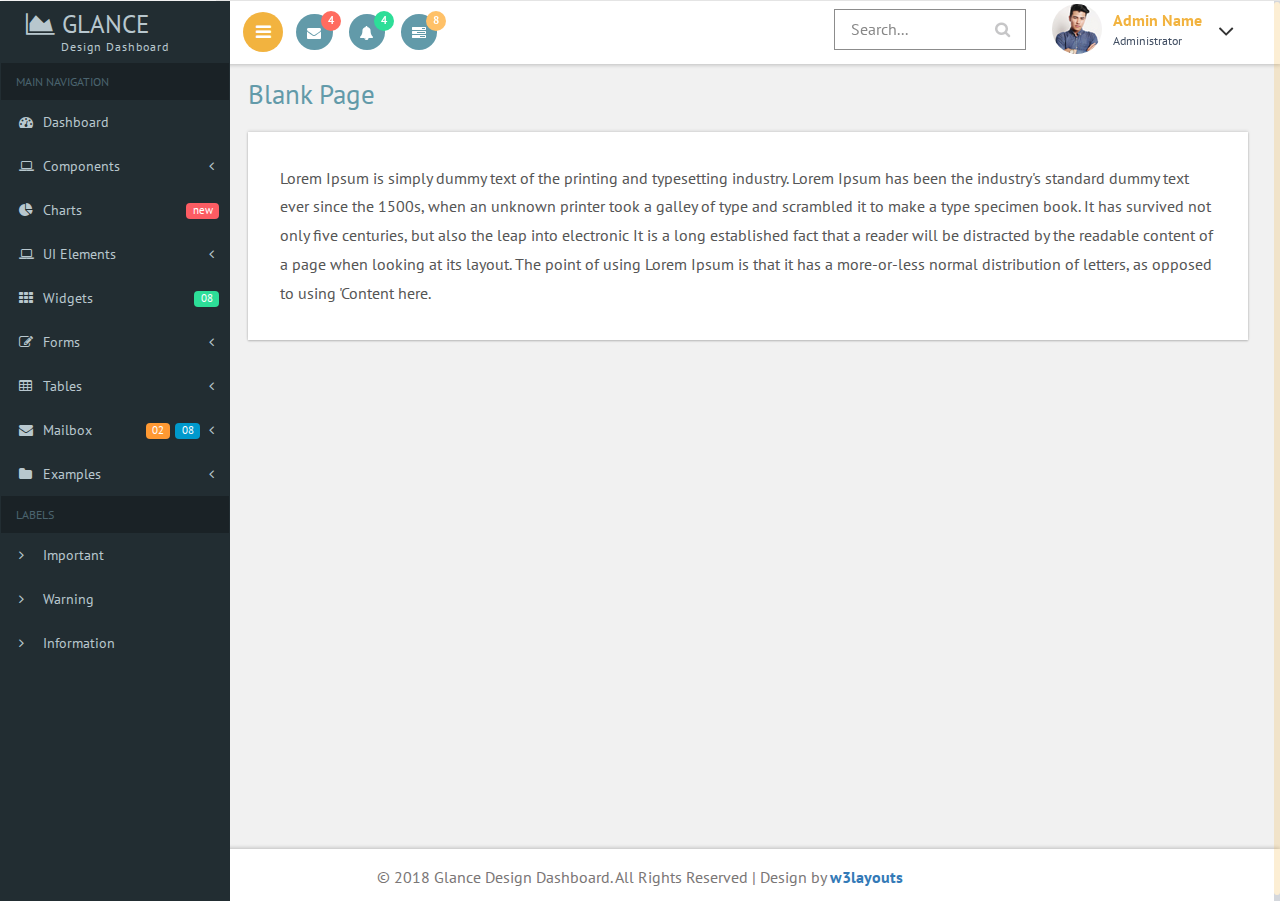
<file: html/后台/html/blank-page.html>
<!--
Author: W3layouts
Author URL: http://w3layouts.com
License: Creative Commons Attribution 3.0 Unported
License URL: http://creativecommons.org/licenses/by/3.0/
-->
<!DOCTYPE HTML>
<html>
<head>
<title>Glance Design Dashboard an Admin Panel Category Flat Bootstrap Responsive Website Template | Blank Page :: w3layouts</title>
<meta name="viewport" content="width=device-width, initial-scale=1">
<meta http-equiv="Content-Type" content="text/html; charset=utf-8" />
<meta name="keywords" content="Glance Design Dashboard Responsive web template, Bootstrap Web Templates, Flat Web Templates, Android Compatible web template, 
SmartPhone Compatible web template, free WebDesigns for Nokia, Samsung, LG, SonyEricsson, Motorola web design" />
<script type="application/x-javascript"> addEventListener("load", function() { setTimeout(hideURLbar, 0); }, false); function hideURLbar(){ window.scrollTo(0,1); } </script>

<!-- Bootstrap Core CSS -->
<link href="css/bootstrap.css" rel='stylesheet' type='text/css' />

<!-- Custom CSS -->
<link href="css/style.css" rel='stylesheet' type='text/css' />

<!-- font-awesome icons CSS -->
<link href="css/font-awesome.css" rel="stylesheet"> 
<!-- //font-awesome icons CSS -->

 <!-- side nav css file -->
 <link href='css/SidebarNav.min.css' media='all' rel='stylesheet' type='text/css'/>
 <!-- side nav css file -->
 
 <!-- js-->
<script src="js/jquery-1.11.1.min.js"></script>
<script src="js/modernizr.custom.js"></script>

<!--webfonts-->
<link href="//fonts.googleapis.com/css?family=PT+Sans:400,400i,700,700i&amp;subset=cyrillic,cyrillic-ext,latin-ext" rel="stylesheet">
<!--//webfonts--> 

<!-- Metis Menu -->
<script src="js/metisMenu.min.js"></script>
<script src="js/custom.js"></script>
<link href="css/custom.css" rel="stylesheet">
<!--//Metis Menu -->

</head> 
<body class="cbp-spmenu-push">
	<div class="main-content">
	<div class="cbp-spmenu cbp-spmenu-vertical cbp-spmenu-left" id="cbp-spmenu-s1">
		<!--left-fixed -navigation-->
		<aside class="sidebar-left">
      <nav class="navbar navbar-inverse">
          <div class="navbar-header">
            <button type="button" class="navbar-toggle collapsed" data-toggle="collapse" data-target=".collapse" aria-expanded="false">
            <span class="sr-only">Toggle navigation</span>
            <span class="icon-bar"></span>
            <span class="icon-bar"></span>
            <span class="icon-bar"></span>
            </button>
            <h1><a class="navbar-brand" href="index.html"><span class="fa fa-area-chart"></span> Glance<span class="dashboard_text">Design dashboard</span></a></h1>
          </div>
          <div class="collapse navbar-collapse" id="bs-example-navbar-collapse-1">
            <ul class="sidebar-menu">
              <li class="header">MAIN NAVIGATION</li>
              <li class="treeview">
                <a href="index.html">
                <i class="fa fa-dashboard"></i> <span>Dashboard</span>
                </a>
              </li>
			  <li class="treeview">
                <a href="#">
                <i class="fa fa-laptop"></i>
                <span>Components</span>
                <i class="fa fa-angle-left pull-right"></i>
                </a>
                <ul class="treeview-menu">
                  <li><a href="grids.html"><i class="fa fa-angle-right"></i> Grids</a></li>
                  <li><a href="media.html"><i class="fa fa-angle-right"></i> Media Css</a></li>
                </ul>
              </li>
              <li class="treeview">
                <a href="charts.html">
                <i class="fa fa-pie-chart"></i>
                <span>Charts</span>
                <span class="label label-primary pull-right">new</span>
                </a>
              </li>
              <li class="treeview">
                <a href="#">
                <i class="fa fa-laptop"></i>
                <span>UI Elements</span>
                <i class="fa fa-angle-left pull-right"></i>
                </a>
                <ul class="treeview-menu">
                  <li><a href="general.html"><i class="fa fa-angle-right"></i> General</a></li>
                  <li><a href="icons.html"><i class="fa fa-angle-right"></i> Icons</a></li>
                  <li><a href="buttons.html"><i class="fa fa-angle-right"></i> Buttons</a></li>
                  <li><a href="typography.html"><i class="fa fa-angle-right"></i> Typography</a></li>
                </ul>
              </li>
			  <li>
                <a href="widgets.html">
                <i class="fa fa-th"></i> <span>Widgets</span>
                <small class="label pull-right label-info">08</small>
                </a>
              </li>
              <li class="treeview">
                <a href="#">
                <i class="fa fa-edit"></i> <span>Forms</span>
                <i class="fa fa-angle-left pull-right"></i>
                </a>
                <ul class="treeview-menu">
                  <li><a href="forms.html"><i class="fa fa-angle-right"></i> General Forms</a></li>
                  <li><a href="validation.html"><i class="fa fa-angle-right"></i> Form Validations</a></li>
                </ul>
              </li>
              <li class="treeview">
                <a href="#">
                <i class="fa fa-table"></i> <span>Tables</span>
                <i class="fa fa-angle-left pull-right"></i>
                </a>
                <ul class="treeview-menu">
                  <li><a href="tables.html"><i class="fa fa-angle-right"></i> Simple tables</a></li>
                </ul>
              </li>
              <li class="treeview">
                <a href="#">
                <i class="fa fa-envelope"></i> <span>Mailbox</span>
                <i class="fa fa-angle-left pull-right"></i><small class="label pull-right label-info1">08</small><span class="label label-primary1 pull-right">02</span></a>
                <ul class="treeview-menu">
                  <li><a href="inbox.html"><i class="fa fa-angle-right"></i> Mail Inbox</a></li>
                  <li><a href="compose.html"><i class="fa fa-angle-right"></i> Compose Mail </a></li>
                </ul>
              </li>
              <li class="treeview">
                <a href="#">
                <i class="fa fa-folder"></i> <span>Examples</span>
                <i class="fa fa-angle-left pull-right"></i>
                </a>
                <ul class="treeview-menu">
                  <li><a href="login.html"><i class="fa fa-angle-right"></i> Login</a></li>
                  <li><a href="signup.html"><i class="fa fa-angle-right"></i> Register</a></li>
                  <li><a href="404.html"><i class="fa fa-angle-right"></i> 404 Error</a></li>
                  <li><a href="500.html"><i class="fa fa-angle-right"></i> 500 Error</a></li>
                  <li><a href="blank-page.html"><i class="fa fa-angle-right"></i> Blank Page</a></li>
                </ul>
              </li>
              <li class="header">LABELS</li>
              <li><a href="#"><i class="fa fa-angle-right text-red"></i> <span>Important</span></a></li>
              <li><a href="#"><i class="fa fa-angle-right text-yellow"></i> <span>Warning</span></a></li>
              <li><a href="#"><i class="fa fa-angle-right text-aqua"></i> <span>Information</span></a></li>
            </ul>
          </div>
          <!-- /.navbar-collapse -->
      </nav>
    </aside>
	</div>
		<!--left-fixed -navigation-->
		
		<!-- header-starts -->
		<div class="sticky-header header-section ">
			<div class="header-left">
				
				<!--toggle button start-->
				<button id="showLeftPush"><i class="fa fa-bars"></i></button>
				<!--toggle button end-->
				<div class="profile_details_left"><!--notifications of menu start -->
					<ul class="nofitications-dropdown">
						<li class="dropdown head-dpdn">
							<a href="#" class="dropdown-toggle" data-toggle="dropdown" aria-expanded="false"><i class="fa fa-envelope"></i><span class="badge">4</span></a>
							<ul class="dropdown-menu">
								<li>
									<div class="notification_header">
										<h3>You have 3 new messages</h3>
									</div>
								</li>
								<li><a href="#">
								   <div class="user_img"><img src="images/1.jpg" alt=""></div>
								   <div class="notification_desc">
									<p>Lorem ipsum dolor amet</p>
									<p><span>1 hour ago</span></p>
									</div>
								   <div class="clearfix"></div>	
								</a></li>
								<li class="odd"><a href="#">
									<div class="user_img"><img src="images/4.jpg" alt=""></div>
								   <div class="notification_desc">
									<p>Lorem ipsum dolor amet </p>
									<p><span>1 hour ago</span></p>
									</div>
								  <div class="clearfix"></div>	
								</a></li>
								<li><a href="#">
								   <div class="user_img"><img src="images/3.jpg" alt=""></div>
								   <div class="notification_desc">
									<p>Lorem ipsum dolor amet </p>
									<p><span>1 hour ago</span></p>
									</div>
								   <div class="clearfix"></div>	
								</a></li>
								<li>
									<div class="notification_bottom">
										<a href="#">See all messages</a>
									</div> 
								</li>
							</ul>
						</li>
						<li class="dropdown head-dpdn">
							<a href="#" class="dropdown-toggle" data-toggle="dropdown" aria-expanded="false"><i class="fa fa-bell"></i><span class="badge blue">4</span></a>
							<ul class="dropdown-menu">
								<li>
									<div class="notification_header">
										<h3>You have 3 new notification</h3>
									</div>
								</li>
								<li><a href="#">
									<div class="user_img"><img src="images/4.jpg" alt=""></div>
								   <div class="notification_desc">
									<p>Lorem ipsum dolor amet</p>
									<p><span>1 hour ago</span></p>
									</div>
								  <div class="clearfix"></div>	
								 </a></li>
								 <li class="odd"><a href="#">
									<div class="user_img"><img src="images/1.jpg" alt=""></div>
								   <div class="notification_desc">
									<p>Lorem ipsum dolor amet </p>
									<p><span>1 hour ago</span></p>
									</div>
								   <div class="clearfix"></div>	
								 </a></li>
								 <li><a href="#">
									<div class="user_img"><img src="images/3.jpg" alt=""></div>
								   <div class="notification_desc">
									<p>Lorem ipsum dolor amet </p>
									<p><span>1 hour ago</span></p>
									</div>
								   <div class="clearfix"></div>	
								 </a></li>
								 <li>
									<div class="notification_bottom">
										<a href="#">See all notifications</a>
									</div> 
								</li>
							</ul>
						</li>	
						<li class="dropdown head-dpdn">
							<a href="#" class="dropdown-toggle" data-toggle="dropdown" aria-expanded="false"><i class="fa fa-tasks"></i><span class="badge blue1">8</span></a>
							<ul class="dropdown-menu">
								<li>
									<div class="notification_header">
										<h3>You have 8 pending task</h3>
									</div>
								</li>
								<li><a href="#">
									<div class="task-info">
										<span class="task-desc">Database update</span><span class="percentage">40%</span>
										<div class="clearfix"></div>	
									</div>
									<div class="progress progress-striped active">
										<div class="bar yellow" style="width:40%;"></div>
									</div>
								</a></li>
								<li><a href="#">
									<div class="task-info">
										<span class="task-desc">Dashboard done</span><span class="percentage">90%</span>
									   <div class="clearfix"></div>	
									</div>
									<div class="progress progress-striped active">
										 <div class="bar green" style="width:90%;"></div>
									</div>
								</a></li>
								<li><a href="#">
									<div class="task-info">
										<span class="task-desc">Mobile App</span><span class="percentage">33%</span>
										<div class="clearfix"></div>	
									</div>
								   <div class="progress progress-striped active">
										 <div class="bar red" style="width: 33%;"></div>
									</div>
								</a></li>
								<li><a href="#">
									<div class="task-info">
										<span class="task-desc">Issues fixed</span><span class="percentage">80%</span>
									   <div class="clearfix"></div>	
									</div>
									<div class="progress progress-striped active">
										 <div class="bar  blue" style="width: 80%;"></div>
									</div>
								</a></li>
								<li>
									<div class="notification_bottom">
										<a href="#">See all pending tasks</a>
									</div> 
								</li>
							</ul>
						</li>	
					</ul>
					<div class="clearfix"> </div>
				</div>
				<!--notification menu end -->
				<div class="clearfix"> </div>
			</div>
			<div class="header-right">
				
				
				<!--search-box-->
				<div class="search-box">
					<form class="input">
						<input class="sb-search-input input__field--madoka" placeholder="Search..." type="search" id="input-31" />
						<label class="input__label" for="input-31">
							<svg class="graphic" width="100%" height="100%" viewBox="0 0 404 77" preserveAspectRatio="none">
								<path d="m0,0l404,0l0,77l-404,0l0,-77z"/>
							</svg>
						</label>
					</form>
				</div><!--//end-search-box-->
				
				<div class="profile_details">		
					<ul>
						<li class="dropdown profile_details_drop">
							<a href="#" class="dropdown-toggle" data-toggle="dropdown" aria-expanded="false">
								<div class="profile_img">	
									<span class="prfil-img"><img src="images/2.jpg" alt=""> </span> 
									<div class="user-name">
										<p>Admin Name</p>
										<span>Administrator</span>
									</div>
									<i class="fa fa-angle-down lnr"></i>
									<i class="fa fa-angle-up lnr"></i>
									<div class="clearfix"></div>	
								</div>	
							</a>
							<ul class="dropdown-menu drp-mnu">
								<li> <a href="#"><i class="fa fa-cog"></i> Settings</a> </li> 
								<li> <a href="#"><i class="fa fa-user"></i> My Account</a> </li>
								<li> <a href="#"><i class="fa fa-suitcase"></i> Profile</a> </li> 
								<li> <a href="#"><i class="fa fa-sign-out"></i> Logout</a> </li>
							</ul>
						</li>
					</ul>
				</div>
				<div class="clearfix"> </div>				
			</div>
			<div class="clearfix"> </div>	
		</div>
		<!-- //header-ends -->
		<!-- main content start-->
		<div id="page-wrapper">
			<div class="main-page">
				<h2 class="title1">Blank Page</h2>
				<div class="blank-page widget-shadow scroll" id="style-2 div1">
					<p>Lorem Ipsum is simply dummy text of the printing and typesetting industry. Lorem Ipsum has been the industry's standard dummy text ever since the 1500s, when an unknown printer took a galley of type and scrambled it to make a type specimen book. It has survived not only five centuries, but also the leap into electronic 
						It is a long established fact that a reader will be distracted by the readable content of a page when looking at its layout. The point of using Lorem Ipsum is that it has a more-or-less normal distribution of letters, as opposed to using 'Content here.
					</p>
				</div>
			</div>
		</div>
		<!--footer-->
		<div class="footer">
		   <p>&copy; 2018 Glance Design Dashboard. All Rights Reserved | Design by <a href="https://w3layouts.com/" target="_blank">w3layouts</a></p>
	   </div>
        <!--//footer-->
	</div>
	
	<!-- side nav js -->
	<script src='js/SidebarNav.min.js' type='text/javascript'></script>
	<script>
      $('.sidebar-menu').SidebarNav()
    </script>
	<!-- //side nav js -->
	
	<!-- Classie --><!-- for toggle left push menu script -->
		<script src="js/classie.js"></script>
		<script>
			var menuLeft = document.getElementById( 'cbp-spmenu-s1' ),
				showLeftPush = document.getElementById( 'showLeftPush' ),
				body = document.body;
				
			showLeftPush.onclick = function() {
				classie.toggle( this, 'active' );
				classie.toggle( body, 'cbp-spmenu-push-toright' );
				classie.toggle( menuLeft, 'cbp-spmenu-open' );
				disableOther( 'showLeftPush' );
			};
			
			function disableOther( button ) {
				if( button !== 'showLeftPush' ) {
					classie.toggle( showLeftPush, 'disabled' );
				}
			}
		</script>
	<!-- //Classie --><!-- //for toggle left push menu script -->
	
	<!--scrolling js-->
	<script src="js/jquery.nicescroll.js"></script>
	<script src="js/scripts.js"></script>
	<!--//scrolling js-->
	
	<!-- Bootstrap Core JavaScript -->
   <script src="js/bootstrap.js"> </script>
   
</body>
</html>
</file>
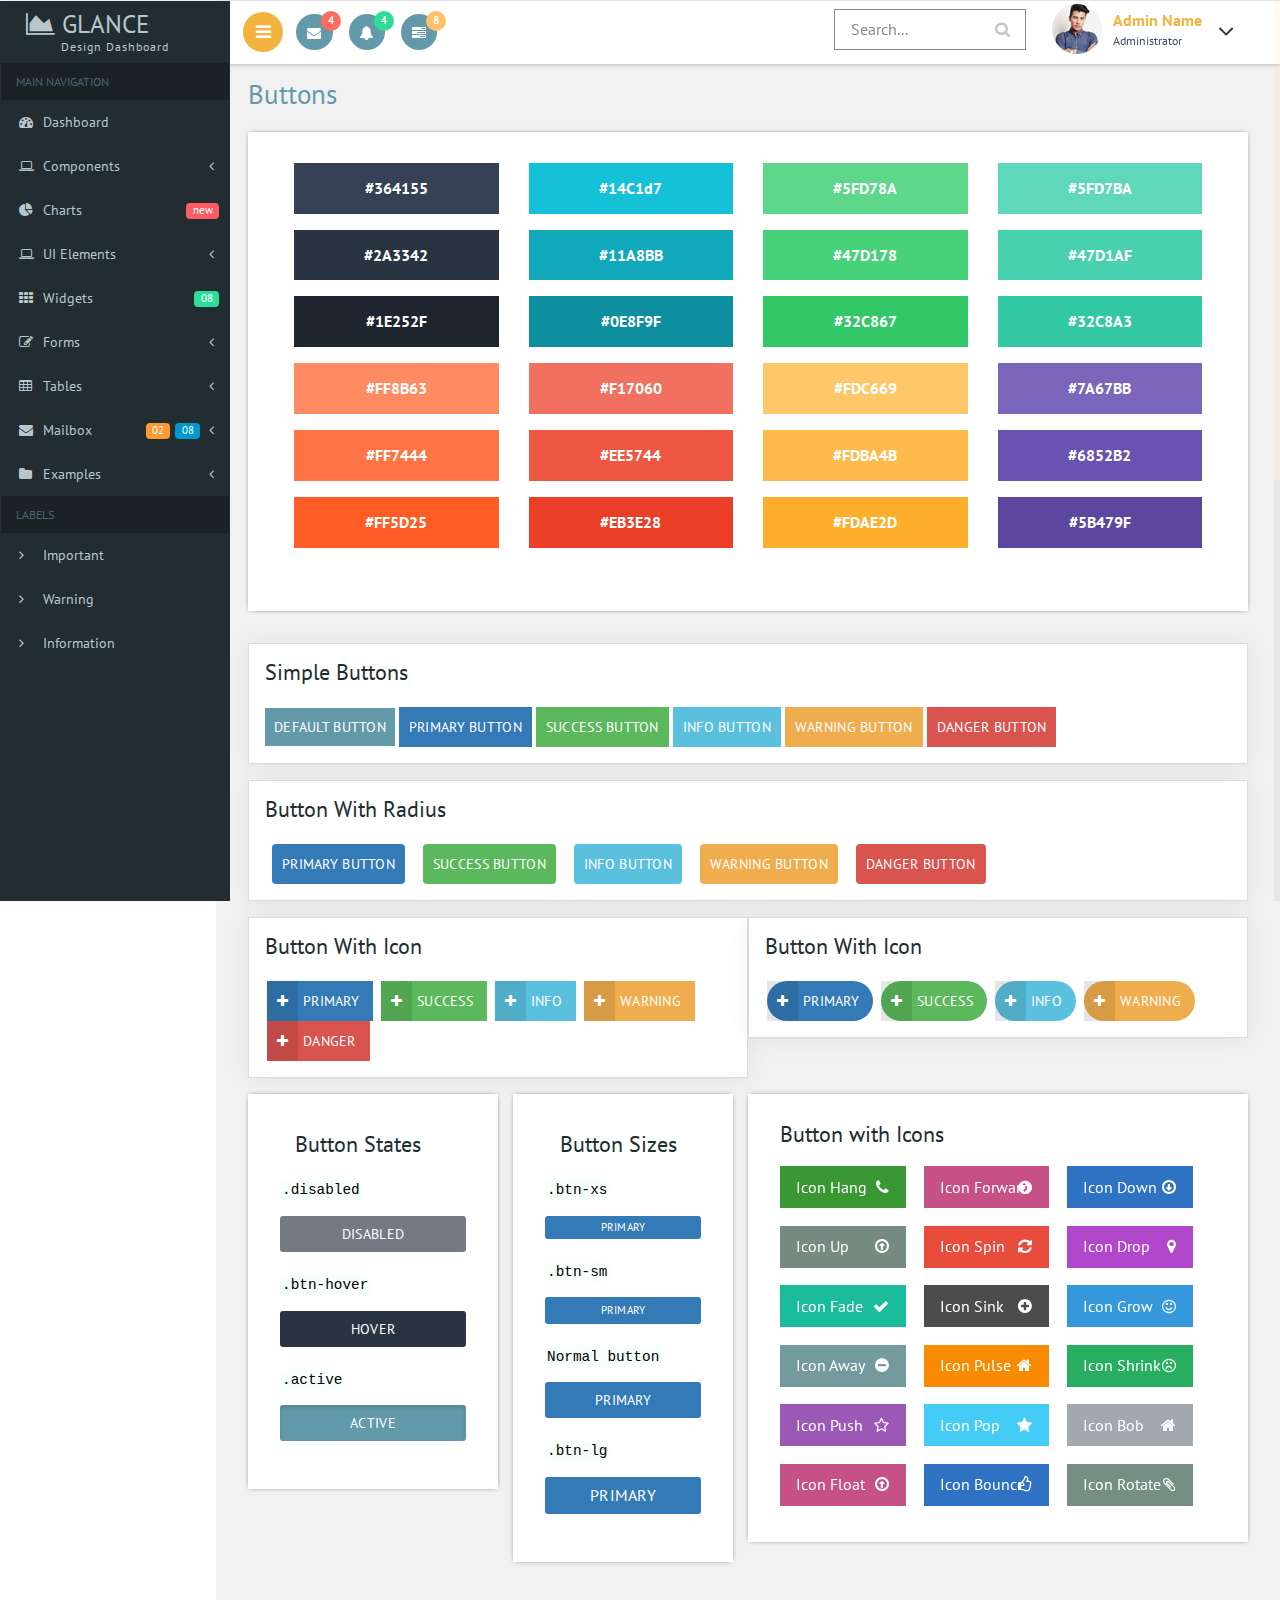
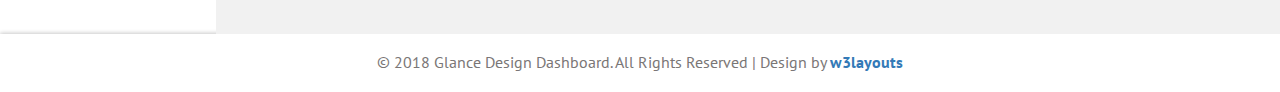
<file: html/后台/html/buttons.html>
<!--
Author: W3layouts
Author URL: http://w3layouts.com
License: Creative Commons Attribution 3.0 Unported
License URL: http://creativecommons.org/licenses/by/3.0/
-->
<!DOCTYPE HTML>
<html>
<head>
<title>Glance Design Dashboard an Admin Panel Category Flat Bootstrap Responsive Website Template | Buttons :: w3layouts</title>
<meta name="viewport" content="width=device-width, initial-scale=1">
<meta http-equiv="Content-Type" content="text/html; charset=utf-8" />
<meta name="keywords" content="Glance Design Dashboard Responsive web template, Bootstrap Web Templates, Flat Web Templates, Android Compatible web template, 
SmartPhone Compatible web template, free WebDesigns for Nokia, Samsung, LG, SonyEricsson, Motorola web design" />
<script type="application/x-javascript"> addEventListener("load", function() { setTimeout(hideURLbar, 0); }, false); function hideURLbar(){ window.scrollTo(0,1); } </script>

<!-- Bootstrap Core CSS -->
<link href="css/bootstrap.css" rel='stylesheet' type='text/css' />

<!-- Custom CSS -->
<link href="css/style.css" rel='stylesheet' type='text/css' />

<!-- font-awesome icons CSS -->
<link href="css/font-awesome.css" rel="stylesheet"> 
<!-- //font-awesome icons CSS -->

 <!-- side nav css file -->
 <link href='css/SidebarNav.min.css' media='all' rel='stylesheet' type='text/css'/>
 <!-- side nav css file -->
 
 <!-- js-->
<script src="js/jquery-1.11.1.min.js"></script>
<script src="js/modernizr.custom.js"></script>

<!--webfonts-->
<link href="//fonts.googleapis.com/css?family=PT+Sans:400,400i,700,700i&amp;subset=cyrillic,cyrillic-ext,latin-ext" rel="stylesheet">
<!--//webfonts--> 

<!-- Metis Menu -->
<script src="js/metisMenu.min.js"></script>
<script src="js/custom.js"></script>
<link href="css/custom.css" rel="stylesheet">
<!--//Metis Menu -->

</head> 
<body class="cbp-spmenu-push">
	<div class="main-content">
	<div class="cbp-spmenu cbp-spmenu-vertical cbp-spmenu-left" id="cbp-spmenu-s1">
		<!--left-fixed -navigation-->
		<aside class="sidebar-left">
      <nav class="navbar navbar-inverse">
          <div class="navbar-header">
            <button type="button" class="navbar-toggle collapsed" data-toggle="collapse" data-target=".collapse" aria-expanded="false">
            <span class="sr-only">Toggle navigation</span>
            <span class="icon-bar"></span>
            <span class="icon-bar"></span>
            <span class="icon-bar"></span>
            </button>
            <h1><a class="navbar-brand" href="index.html"><span class="fa fa-area-chart"></span> Glance<span class="dashboard_text">Design dashboard</span></a></h1>
          </div>
          <div class="collapse navbar-collapse" id="bs-example-navbar-collapse-1">
            <ul class="sidebar-menu">
              <li class="header">MAIN NAVIGATION</li>
              <li class="treeview">
                <a href="index.html">
                <i class="fa fa-dashboard"></i> <span>Dashboard</span>
                </a>
              </li>
			  <li class="treeview">
                <a href="#">
                <i class="fa fa-laptop"></i>
                <span>Components</span>
                <i class="fa fa-angle-left pull-right"></i>
                </a>
                <ul class="treeview-menu">
                  <li><a href="grids.html"><i class="fa fa-angle-right"></i> Grids</a></li>
                  <li><a href="media.html"><i class="fa fa-angle-right"></i> Media Css</a></li>
                </ul>
              </li>
              <li class="treeview">
                <a href="charts.html">
                <i class="fa fa-pie-chart"></i>
                <span>Charts</span>
                <span class="label label-primary pull-right">new</span>
                </a>
              </li>
              <li class="treeview">
                <a href="#">
                <i class="fa fa-laptop"></i>
                <span>UI Elements</span>
                <i class="fa fa-angle-left pull-right"></i>
                </a>
                <ul class="treeview-menu">
                  <li><a href="general.html"><i class="fa fa-angle-right"></i> General</a></li>
                  <li><a href="icons.html"><i class="fa fa-angle-right"></i> Icons</a></li>
                  <li><a href="buttons.html"><i class="fa fa-angle-right"></i> Buttons</a></li>
                  <li><a href="typography.html"><i class="fa fa-angle-right"></i> Typography</a></li>
                </ul>
              </li>
			  <li>
                <a href="widgets.html">
                <i class="fa fa-th"></i> <span>Widgets</span>
                <small class="label pull-right label-info">08</small>
                </a>
              </li>
              <li class="treeview">
                <a href="#">
                <i class="fa fa-edit"></i> <span>Forms</span>
                <i class="fa fa-angle-left pull-right"></i>
                </a>
                <ul class="treeview-menu">
                  <li><a href="forms.html"><i class="fa fa-angle-right"></i> General Forms</a></li>
                  <li><a href="validation.html"><i class="fa fa-angle-right"></i> Form Validations</a></li>
                </ul>
              </li>
              <li class="treeview">
                <a href="#">
                <i class="fa fa-table"></i> <span>Tables</span>
                <i class="fa fa-angle-left pull-right"></i>
                </a>
                <ul class="treeview-menu">
                  <li><a href="tables.html"><i class="fa fa-angle-right"></i> Simple tables</a></li>
                </ul>
              </li>
              <li class="treeview">
                <a href="#">
                <i class="fa fa-envelope"></i> <span>Mailbox</span>
                <i class="fa fa-angle-left pull-right"></i><small class="label pull-right label-info1">08</small><span class="label label-primary1 pull-right">02</span></a>
                <ul class="treeview-menu">
                  <li><a href="inbox.html"><i class="fa fa-angle-right"></i> Mail Inbox</a></li>
                  <li><a href="compose.html"><i class="fa fa-angle-right"></i> Compose Mail </a></li>
                </ul>
              </li>
              <li class="treeview">
                <a href="#">
                <i class="fa fa-folder"></i> <span>Examples</span>
                <i class="fa fa-angle-left pull-right"></i>
                </a>
                <ul class="treeview-menu">
                  <li><a href="login.html"><i class="fa fa-angle-right"></i> Login</a></li>
                  <li><a href="signup.html"><i class="fa fa-angle-right"></i> Register</a></li>
                  <li><a href="404.html"><i class="fa fa-angle-right"></i> 404 Error</a></li>
                  <li><a href="500.html"><i class="fa fa-angle-right"></i> 500 Error</a></li>
                  <li><a href="blank-page.html"><i class="fa fa-angle-right"></i> Blank Page</a></li>
                </ul>
              </li>
              <li class="header">LABELS</li>
              <li><a href="#"><i class="fa fa-angle-right text-red"></i> <span>Important</span></a></li>
              <li><a href="#"><i class="fa fa-angle-right text-yellow"></i> <span>Warning</span></a></li>
              <li><a href="#"><i class="fa fa-angle-right text-aqua"></i> <span>Information</span></a></li>
            </ul>
          </div>
          <!-- /.navbar-collapse -->
      </nav>
    </aside>
	</div>
		<!--left-fixed -navigation-->
		
		<!-- header-starts -->
		<div class="sticky-header header-section ">
			<div class="header-left">
				
				<!--toggle button start-->
				<button id="showLeftPush"><i class="fa fa-bars"></i></button>
				<!--toggle button end-->
				<div class="profile_details_left"><!--notifications of menu start -->
					<ul class="nofitications-dropdown">
						<li class="dropdown head-dpdn">
							<a href="#" class="dropdown-toggle" data-toggle="dropdown" aria-expanded="false"><i class="fa fa-envelope"></i><span class="badge">4</span></a>
							<ul class="dropdown-menu">
								<li>
									<div class="notification_header">
										<h3>You have 3 new messages</h3>
									</div>
								</li>
								<li><a href="#">
								   <div class="user_img"><img src="images/1.jpg" alt=""></div>
								   <div class="notification_desc">
									<p>Lorem ipsum dolor amet</p>
									<p><span>1 hour ago</span></p>
									</div>
								   <div class="clearfix"></div>	
								</a></li>
								<li class="odd"><a href="#">
									<div class="user_img"><img src="images/4.jpg" alt=""></div>
								   <div class="notification_desc">
									<p>Lorem ipsum dolor amet </p>
									<p><span>1 hour ago</span></p>
									</div>
								  <div class="clearfix"></div>	
								</a></li>
								<li><a href="#">
								   <div class="user_img"><img src="images/3.jpg" alt=""></div>
								   <div class="notification_desc">
									<p>Lorem ipsum dolor amet </p>
									<p><span>1 hour ago</span></p>
									</div>
								   <div class="clearfix"></div>	
								</a></li>
								<li>
									<div class="notification_bottom">
										<a href="#">See all messages</a>
									</div> 
								</li>
							</ul>
						</li>
						<li class="dropdown head-dpdn">
							<a href="#" class="dropdown-toggle" data-toggle="dropdown" aria-expanded="false"><i class="fa fa-bell"></i><span class="badge blue">4</span></a>
							<ul class="dropdown-menu">
								<li>
									<div class="notification_header">
										<h3>You have 3 new notification</h3>
									</div>
								</li>
								<li><a href="#">
									<div class="user_img"><img src="images/4.jpg" alt=""></div>
								   <div class="notification_desc">
									<p>Lorem ipsum dolor amet</p>
									<p><span>1 hour ago</span></p>
									</div>
								  <div class="clearfix"></div>	
								 </a></li>
								 <li class="odd"><a href="#">
									<div class="user_img"><img src="images/1.jpg" alt=""></div>
								   <div class="notification_desc">
									<p>Lorem ipsum dolor amet </p>
									<p><span>1 hour ago</span></p>
									</div>
								   <div class="clearfix"></div>	
								 </a></li>
								 <li><a href="#">
									<div class="user_img"><img src="images/3.jpg" alt=""></div>
								   <div class="notification_desc">
									<p>Lorem ipsum dolor amet </p>
									<p><span>1 hour ago</span></p>
									</div>
								   <div class="clearfix"></div>	
								 </a></li>
								 <li>
									<div class="notification_bottom">
										<a href="#">See all notifications</a>
									</div> 
								</li>
							</ul>
						</li>	
						<li class="dropdown head-dpdn">
							<a href="#" class="dropdown-toggle" data-toggle="dropdown" aria-expanded="false"><i class="fa fa-tasks"></i><span class="badge blue1">8</span></a>
							<ul class="dropdown-menu">
								<li>
									<div class="notification_header">
										<h3>You have 8 pending task</h3>
									</div>
								</li>
								<li><a href="#">
									<div class="task-info">
										<span class="task-desc">Database update</span><span class="percentage">40%</span>
										<div class="clearfix"></div>	
									</div>
									<div class="progress progress-striped active">
										<div class="bar yellow" style="width:40%;"></div>
									</div>
								</a></li>
								<li><a href="#">
									<div class="task-info">
										<span class="task-desc">Dashboard done</span><span class="percentage">90%</span>
									   <div class="clearfix"></div>	
									</div>
									<div class="progress progress-striped active">
										 <div class="bar green" style="width:90%;"></div>
									</div>
								</a></li>
								<li><a href="#">
									<div class="task-info">
										<span class="task-desc">Mobile App</span><span class="percentage">33%</span>
										<div class="clearfix"></div>	
									</div>
								   <div class="progress progress-striped active">
										 <div class="bar red" style="width: 33%;"></div>
									</div>
								</a></li>
								<li><a href="#">
									<div class="task-info">
										<span class="task-desc">Issues fixed</span><span class="percentage">80%</span>
									   <div class="clearfix"></div>	
									</div>
									<div class="progress progress-striped active">
										 <div class="bar  blue" style="width: 80%;"></div>
									</div>
								</a></li>
								<li>
									<div class="notification_bottom">
										<a href="#">See all pending tasks</a>
									</div> 
								</li>
							</ul>
						</li>	
					</ul>
					<div class="clearfix"> </div>
				</div>
				<!--notification menu end -->
				<div class="clearfix"> </div>
			</div>
			<div class="header-right">
				
				
				<!--search-box-->
				<div class="search-box">
					<form class="input">
						<input class="sb-search-input input__field--madoka" placeholder="Search..." type="search" id="input-31" />
						<label class="input__label" for="input-31">
							<svg class="graphic" width="100%" height="100%" viewBox="0 0 404 77" preserveAspectRatio="none">
								<path d="m0,0l404,0l0,77l-404,0l0,-77z"/>
							</svg>
						</label>
					</form>
				</div><!--//end-search-box-->
				
				<div class="profile_details">		
					<ul>
						<li class="dropdown profile_details_drop">
							<a href="#" class="dropdown-toggle" data-toggle="dropdown" aria-expanded="false">
								<div class="profile_img">	
									<span class="prfil-img"><img src="images/2.jpg" alt=""> </span> 
									<div class="user-name">
										<p>Admin Name</p>
										<span>Administrator</span>
									</div>
									<i class="fa fa-angle-down lnr"></i>
									<i class="fa fa-angle-up lnr"></i>
									<div class="clearfix"></div>	
								</div>	
							</a>
							<ul class="dropdown-menu drp-mnu">
								<li> <a href="#"><i class="fa fa-cog"></i> Settings</a> </li> 
								<li> <a href="#"><i class="fa fa-user"></i> My Account</a> </li>
								<li> <a href="#"><i class="fa fa-suitcase"></i> Profile</a> </li> 
								<li> <a href="#"><i class="fa fa-sign-out"></i> Logout</a> </li>
							</ul>
						</li>
					</ul>
				</div>
				<div class="clearfix"> </div>				
			</div>
			<div class="clearfix"> </div>	
		</div>
		<!-- //header-ends -->
		<!-- main content start-->
		<div id="page-wrapper">
			<div class="main-page">
				<h2 class="title1">Buttons</h2>
				<!-- buttons -->
				<!-- Color-variations -->
				<div class="panel1 variations-panel">
					<div class="panel-body mtn">
						<div class="col-adjust-10">
							<div class="row">
								<div class="col-md-3 w3layouts-bnt">
									<div class="bg-dark light pv20 text-white fw600 text-center">#364155 </div>
									<div class="bg-dark pv20 text-white fw600 text-center">#2A3342</div>
									<div class="bg-dark dark pv20 text-white fw600 text-center">#1E252F</div>
								</div>
								<div class="col-md-3 agileits-bnt">
									<div class="bg-primary light pv20 text-white fw600 text-center">#14C1d7</div>
									<div class="bg-primary pv20 text-white fw600 text-center">#11A8BB</div>
									<div class="bg-primary dark pv20 text-white fw600 text-center">#0E8F9F</div>
								</div>
								<div class="col-md-3 agileinfo-bnt">
									<div class="bg-success light pv20 text-white fw600 text-center">#5FD78A</div>
									<div class="bg-success pv20 text-white fw600 text-center">#47D178</div>
									<div class="bg-success dark pv20 text-white fw600 text-center">#32C867</div>
								</div>
								<div class="col-md-3 wthree-bnt">
									<div class="bg-info light pv20 text-white fw600 text-center">#5FD7BA</div>
									<div class="bg-info pv20 text-white fw600 text-center">#47D1AF</div>
									<div class="bg-info dark pv20 text-white fw600 text-center">#32C8A3</div>
								</div>
								<div class="col-md-3 w3-agileits-bnt">
									<div class="bg-warning light pv20 text-white fw600 text-center">#FF8B63</div>
									<div class="bg-warning pv20 text-white fw600 text-center">#FF7444</div>
									<div class="bg-warning dark pv20 text-white fw600 text-center">#FF5D25</div>
								</div>
								<div class="col-md-3 agileits-w3layouts-bnt">
									<div class="bg-danger light pv20 text-white fw600 text-center">#F17060</div>
									<div class="bg-danger pv20 text-white fw600 text-center">#EE5744</div>
									<div class="bg-danger dark pv20 text-white fw600 text-center">#EB3E28</div>
								</div>
								<div class="col-md-3 w3-agile-bnt">
									<div class="bg-alert light pv20 text-white fw600 text-center">#FDC669</div>
									<div class="bg-alert pv20 text-white fw600 text-center">#FDBA4B</div>
									<div class="bg-alert dark pv20 text-white fw600 text-center">#FDAE2D</div>
								</div>
								<div class="col-md-3 agile-bnt">
									<div class="bg-system light pv20 text-white fw600 text-center">#7A67BB</div>
									<div class="bg-system pv20 text-white fw600 text-center">#6852B2</div>
									<div class="bg-system dark pv20 text-white fw600 text-center">#5B479F</div>
								</div>
								<div class="clearfix"> </div>
							</div>
						</div>
					</div>
				</div>
				<!-- //Color-variations -->
				<!-- /buttons_w3ls_agile -->
								<div class="buttons_w3ls_agile">
								
									<div class="button_set_one agile_info_shadow">
									 <h3 class="w3_inner_tittle two">Simple Buttons</h3>
										<!-- Standard button -->
											<button type = "button" class = "btn btn-default">Default Button</button>

											<!-- Provides extra visual weight and identifies the primary action in a set of buttons -->
											<button type = "button" class = "btn btn-primary">Primary Button</button>

											<!-- Indicates a successful or positive action -->
											<button type = "button" class = "btn btn-success">Success Button</button>

											<!-- Contextual button for informational alert messages -->
											<button type = "button" class = "btn btn-info">Info Button</button>

											<!-- Indicates caution should be taken with this action -->
											<button type = "button" class = "btn btn-warning">Warning Button</button>

											<!-- Indicates a dangerous or potentially negative action -->
											<button type = "button" class = "btn btn-danger">Danger Button</button>

											
									</div>
									<div class="button_set_one two agile_info_shadow">
										<!-- Standard button -->
										 <h3 class="w3_inner_tittle two"> Button With Radius</h3>

											<!-- Provides extra visual weight and identifies the primary action in a set of buttons -->
											<button type = "button" class = "btn btn-primary">Primary Button</button>

											<!-- Indicates a successful or positive action -->
											<button type = "button" class = "btn btn-success">Success Button</button>

											<!-- Contextual button for informational alert messages -->
											<button type = "button" class = "btn btn-info">Info Button</button>

											<!-- Indicates caution should be taken with this action -->
											<button type = "button" class = "btn btn-warning">Warning Button</button>

											<!-- Indicates a dangerous or potentially negative action -->
											<button type = "button" class = "btn btn-danger">Danger Button</button>

											
									</div>
									<div class="clearfix"></div>
								</div>
							<!-- //buttons_w3ls_agile -->
					        <!-- /buttons_w3ls_agile -->
								<div class="buttons_w3ls_agile">
								
									<div class="col-md-6 button_set_one three agile_info_shadow">
									 <h3 class="w3_inner_tittle two">Button With Icon</h3>
										<!-- Standard button -->
											

										<button type="button" class="btn btn-primary btn-flat btn-pri"><i class="fa fa-plus" aria-hidden="true"></i> Primary</button>
										<button type="button" class="btn btn-success btn-flat btn-pri"><i class="fa fa-plus" aria-hidden="true"></i> Success</button>
										
										<button type="button" class="btn btn-info btn-flat btn-pri"><i class="fa fa-plus" aria-hidden="true"></i>Info</button>
										<button type="button" class="btn btn-warning btn-flat btn-pri"><i class="fa fa-plus" aria-hidden="true"></i>Warning</button>
										<button type="button" class="btn btn-danger btn-flat btn-pri"><i class="fa fa-plus" aria-hidden="true"></i>Danger</button>
											
									</div>
									<div class="col-md-6 button_set_one three one agile_info_shadow">
										<!-- Standard button -->
										 <h3 class="w3_inner_tittle two"> Button With Icon</h3>

										<button type="button" class="btn btn-primary btn-flat btn-pri btn-lg"><i class="fa fa-plus" aria-hidden="true"></i> Primary</button>
										<button type="button" class="btn btn-success btn-flat btn-pri btn-md"><i class="fa fa-plus" aria-hidden="true"></i> Success</button>
										
										<button type="button" class="btn btn-info btn-flat btn-pri btn-sm"><i class="fa fa-plus" aria-hidden="true"></i>Info</button>
										<button type="button" class="btn btn-warning btn-flat btn-pri btn-xs"><i class="fa fa-plus" aria-hidden="true"></i>Warning</button>
										
											
									</div>
									<div class="clearfix"></div>
								</div>
							<!-- //buttons_w3ls_agile -->

				
				
				<div class="agile-buttons-grids">
					<!-- button-states -->
					<div class="col-sm-6 col-md-3 button-states-top-grid">
						<div class="panel1 button-states-grid">
							<div class="panel-heading">
								<div class="panel-title pn">
									<h3 class="mtn mb10 fw400">Button States</h3>
								</div>
							</div>
							<div class="mtn">
								<p class="mb15">
									<code>.disabled</code>
								</p>

								<div class="bs-component mb20">
									<button type="button" class="btn disabled btn-dark btn-block">Disabled</button>
								</div>
								<p class="mb15">
									<code>.btn-hover</code>
								</p>

								<div class="bs-component mb20">
									<button type="button" class="btn btn-hover btn-dark btn-block">Hover</button>
								<div id="source-button" class="btn btn-system btn-xs" style="display: none;">&lt; &gt;</div></div>
								<p class="mb15">
									<code>.active</code>
								</p>

								<div class="bs-component mb20">
									<button type="button" class="btn active btn-dark btn-block">Active</button>
								</div>
							</div>
						</div>
					</div>
					<!-- //button-states -->
					
					<!-- button-sizes -->
					<div class="col-sm-6 col-md-3 button-size-grids">
						<div class="panel1 button-sizes">
							<div class="panel-heading">
								<div class="panel-title pn">
									<h3 class="mtn mb10 fw400">Button Sizes</h3>
								</div>
							</div>
							<div class="mtn">
								<p class="mb15">
									<code>.btn-xs</code>
								</p>

								<div class="bs-component mb20">
									<button type="button" class="btn btn-xs btn-primary btn-block">Primary</button>
								</div>
								<p class="mb15">
									<code>.btn-sm</code>
								</p>

								<div class="bs-component mb20">
									<button type="button" class="btn btn-sm btn-primary btn-block">Primary</button>
								</div>

								<p class="mb15">
									<code>Normal button</code>
								</p>

								<div class="bs-component mb20">
									<button type="button" class="btn btn-primary btn-block">Primary</button>
								</div>
								<p class="mb15">
									<code>.btn-lg</code>
								</p>

								<div class="bs-component mb20">
									<button type="button" class="btn btn-lg btn-primary btn-block">Primary</button>
								</div>
							</div>
						</div>
					</div>
					<!-- //button-sizes -->
					<!-- icon-hover-effects -->
					<div class="col-sm-6 hover-buttons">
						<div class="wrap">
							<div class="bg-effect">
								<h2>Button with Icons</h2>
								<ul class="bt-list">
								
										<li><a href="#" class="hvr-icon-grow-rotate col-1">Icon Hang</a></li>
										<li><a href="#" class="hvr-icon-forward col-2">Icon Forward</a></li>
										<li><a href="#" class="hvr-icon-down col-3">Icon Down</a></li>
										<li><a href="#" class="hvr-icon-up col-4">Icon Up</a></li>
								
										<li><a href="#" class="hvr-icon-spin col-5">Icon Spin</a></li>
										<li><a href="#" class="hvr-icon-drop col-6">Icon Drop</a></li>
										<li><a href="#" class="hvr-icon-fade col-7">Icon Fade</a></li>
										<li><a href="#" class="hvr-icon-float-away col-24">Icon Sink</a></li>
									
										<li><a href="#" class="hvr-icon-grow col-9">Icon Grow</a></li>
										<li><a href="#" class="hvr-icon-sink-away col-8">Icon Away</a></li>
										<li><a href="#" class="hvr-icon-pulse col-11">Icon Pulse</a></li>
										<li><a href="#" class="hvr-icon-shrink col-10">Icon Shrink</a></li>
									
										<li><a href="#" class="hvr-icon-push col-14">Icon Push</a></li>
										<li><a href="#" class="hvr-icon-pop col-15">Icon Pop</a></li>
										<li><a href="#" class="hvr-icon-pulse-grow col-12">Icon Bob</a></li>
								
										<li><a href="#" class="hvr-icon-float col-21">Icon Float</a></li>
										<li><a href="#" class="hvr-icon-bounce col-22">Icon Bounce</a></li>
										<li><a href="#" class="hvr-icon-rotate col-23">Icon Rotate</a></li>
									
									
								</ul>
							</div>
						</div>
					</div>
					<!-- //icon-hover-effects -->
					<div class="clearfix"> </div>
				</div>
				<!-- //buttons -->
			</div>
		</div>
		<!-- //main content ends-->
		
<!-- script-for sticky-nav -->
		<script>
		$(document).ready(function() {
			 var navoffeset=$(".header-main").offset().top;
			 $(window).scroll(function(){
				var scrollpos=$(window).scrollTop(); 
				if(scrollpos >=navoffeset){
					$(".header-main").addClass("fixed");
				}else{
					$(".header-main").removeClass("fixed");
				}
			 });
			 
		});
		</script>
		<!-- /script-for sticky-nav -->
		<!--inner block start here-->
		<div class="inner-block">

		</div>
		<!--inner block end here-->
	</div>
		<!--footer-->
		<div class="footer">
		   <p>&copy; 2018 Glance Design Dashboard. All Rights Reserved | Design by <a href="https://w3layouts.com/" target="_blank">w3layouts</a></p>
	   </div>
        <!--//footer-->
	
	<!-- side nav js -->
	<script src='js/SidebarNav.min.js' type='text/javascript'></script>
	<script>
      $('.sidebar-menu').SidebarNav()
    </script>
	<!-- //side nav js -->
	
	<!-- Classie --><!-- for toggle left push menu script -->
		<script src="js/classie.js"></script>
		<script>
			var menuLeft = document.getElementById( 'cbp-spmenu-s1' ),
				showLeftPush = document.getElementById( 'showLeftPush' ),
				body = document.body;
				
			showLeftPush.onclick = function() {
				classie.toggle( this, 'active' );
				classie.toggle( body, 'cbp-spmenu-push-toright' );
				classie.toggle( menuLeft, 'cbp-spmenu-open' );
				disableOther( 'showLeftPush' );
			};
			
			function disableOther( button ) {
				if( button !== 'showLeftPush' ) {
					classie.toggle( showLeftPush, 'disabled' );
				}
			}
		</script>
	<!-- //Classie --><!-- //for toggle left push menu script -->
		
	<!--scrolling js-->
	<script src="js/jquery.nicescroll.js"></script>
	<script src="js/scripts.js"></script>
	<!--//scrolling js-->
	
	<!-- Bootstrap Core JavaScript -->
	<script src="js/bootstrap.js"> </script>
	
</body>
</html>
</file>
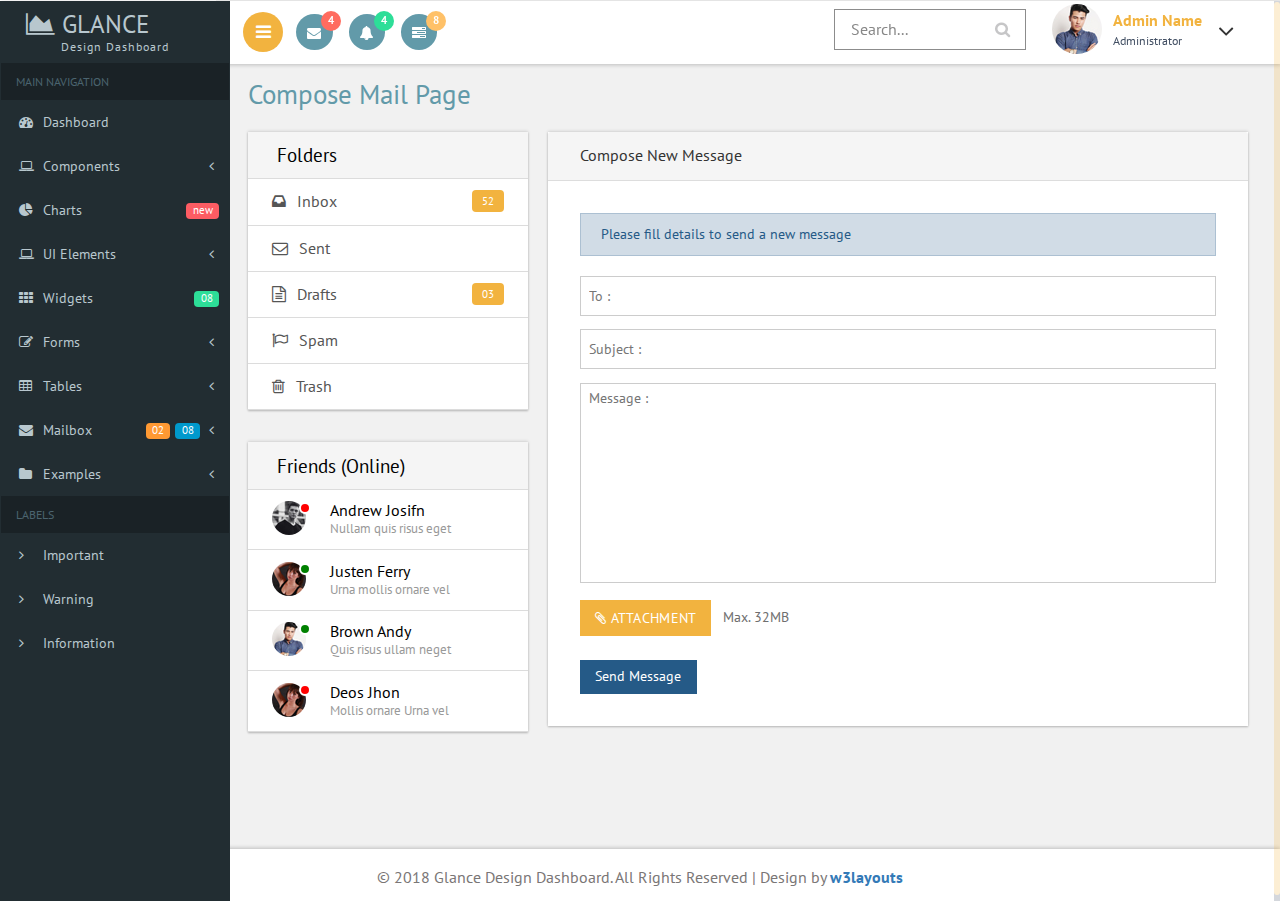
<file: html/后台/html/compose.html>
<!--
Author: W3layouts
Author URL: http://w3layouts.com
License: Creative Commons Attribution 3.0 Unported
License URL: http://creativecommons.org/licenses/by/3.0/
-->
<!DOCTYPE HTML>
<html>
<head>
<title>Glance Design Dashboard an Admin Panel Category Flat Bootstrap Responsive Website Template | Compose mail :: w3layouts</title>
<meta name="viewport" content="width=device-width, initial-scale=1">
<meta http-equiv="Content-Type" content="text/html; charset=utf-8" />
<meta name="keywords" content="Glance Design Dashboard Responsive web template, Bootstrap Web Templates, Flat Web Templates, Android Compatible web template, 
SmartPhone Compatible web template, free WebDesigns for Nokia, Samsung, LG, SonyEricsson, Motorola web design" />
<script type="application/x-javascript"> addEventListener("load", function() { setTimeout(hideURLbar, 0); }, false); function hideURLbar(){ window.scrollTo(0,1); } </script>

<!-- Bootstrap Core CSS -->
<link href="css/bootstrap.css" rel='stylesheet' type='text/css' />

<!-- Custom CSS -->
<link href="css/style.css" rel='stylesheet' type='text/css' />

<!-- font-awesome icons CSS -->
<link href="css/font-awesome.css" rel="stylesheet"> 
<!-- //font-awesome icons CSS -->

 <!-- side nav css file -->
 <link href='css/SidebarNav.min.css' media='all' rel='stylesheet' type='text/css'/>
 <!-- side nav css file -->
 
 <!-- js-->
<script src="js/jquery-1.11.1.min.js"></script>
<script src="js/modernizr.custom.js"></script>

<!--webfonts-->
<link href="//fonts.googleapis.com/css?family=PT+Sans:400,400i,700,700i&amp;subset=cyrillic,cyrillic-ext,latin-ext" rel="stylesheet">
<!--//webfonts--> 

<!-- Metis Menu -->
<script src="js/metisMenu.min.js"></script>
<script src="js/custom.js"></script>
<link href="css/custom.css" rel="stylesheet">
<!--//Metis Menu -->

</head> 
<body class="cbp-spmenu-push">
	<div class="main-content">
	<div class="cbp-spmenu cbp-spmenu-vertical cbp-spmenu-left" id="cbp-spmenu-s1">
		<!--left-fixed -navigation-->
		<aside class="sidebar-left">
      <nav class="navbar navbar-inverse">
          <div class="navbar-header">
            <button type="button" class="navbar-toggle collapsed" data-toggle="collapse" data-target=".collapse" aria-expanded="false">
            <span class="sr-only">Toggle navigation</span>
            <span class="icon-bar"></span>
            <span class="icon-bar"></span>
            <span class="icon-bar"></span>
            </button>
            <h1><a class="navbar-brand" href="index.html"><span class="fa fa-area-chart"></span> Glance<span class="dashboard_text">Design dashboard</span></a></h1>
          </div>
          <div class="collapse navbar-collapse" id="bs-example-navbar-collapse-1">
            <ul class="sidebar-menu">
              <li class="header">MAIN NAVIGATION</li>
              <li class="treeview">
                <a href="index.html">
                <i class="fa fa-dashboard"></i> <span>Dashboard</span>
                </a>
              </li>
			  <li class="treeview">
                <a href="#">
                <i class="fa fa-laptop"></i>
                <span>Components</span>
                <i class="fa fa-angle-left pull-right"></i>
                </a>
                <ul class="treeview-menu">
                  <li><a href="grids.html"><i class="fa fa-angle-right"></i> Grids</a></li>
                  <li><a href="media.html"><i class="fa fa-angle-right"></i> Media Css</a></li>
                </ul>
              </li>
              <li class="treeview">
                <a href="charts.html">
                <i class="fa fa-pie-chart"></i>
                <span>Charts</span>
                <span class="label label-primary pull-right">new</span>
                </a>
              </li>
              <li class="treeview">
                <a href="#">
                <i class="fa fa-laptop"></i>
                <span>UI Elements</span>
                <i class="fa fa-angle-left pull-right"></i>
                </a>
                <ul class="treeview-menu">
                  <li><a href="general.html"><i class="fa fa-angle-right"></i> General</a></li>
                  <li><a href="icons.html"><i class="fa fa-angle-right"></i> Icons</a></li>
                  <li><a href="buttons.html"><i class="fa fa-angle-right"></i> Buttons</a></li>
                  <li><a href="typography.html"><i class="fa fa-angle-right"></i> Typography</a></li>
                </ul>
              </li>
			  <li>
                <a href="widgets.html">
                <i class="fa fa-th"></i> <span>Widgets</span>
                <small class="label pull-right label-info">08</small>
                </a>
              </li>
              <li class="treeview">
                <a href="#">
                <i class="fa fa-edit"></i> <span>Forms</span>
                <i class="fa fa-angle-left pull-right"></i>
                </a>
                <ul class="treeview-menu">
                  <li><a href="forms.html"><i class="fa fa-angle-right"></i> General Forms</a></li>
                  <li><a href="validation.html"><i class="fa fa-angle-right"></i> Form Validations</a></li>
                </ul>
              </li>
              <li class="treeview">
                <a href="#">
                <i class="fa fa-table"></i> <span>Tables</span>
                <i class="fa fa-angle-left pull-right"></i>
                </a>
                <ul class="treeview-menu">
                  <li><a href="tables.html"><i class="fa fa-angle-right"></i> Simple tables</a></li>
                </ul>
              </li>
              <li class="treeview">
                <a href="#">
                <i class="fa fa-envelope"></i> <span>Mailbox</span>
                <i class="fa fa-angle-left pull-right"></i><small class="label pull-right label-info1">08</small><span class="label label-primary1 pull-right">02</span></a>
                <ul class="treeview-menu">
                  <li><a href="inbox.html"><i class="fa fa-angle-right"></i> Mail Inbox</a></li>
                  <li><a href="compose.html"><i class="fa fa-angle-right"></i> Compose Mail </a></li>
                </ul>
              </li>
              <li class="treeview">
                <a href="#">
                <i class="fa fa-folder"></i> <span>Examples</span>
                <i class="fa fa-angle-left pull-right"></i>
                </a>
                <ul class="treeview-menu">
                  <li><a href="login.html"><i class="fa fa-angle-right"></i> Login</a></li>
                  <li><a href="signup.html"><i class="fa fa-angle-right"></i> Register</a></li>
                  <li><a href="404.html"><i class="fa fa-angle-right"></i> 404 Error</a></li>
                  <li><a href="500.html"><i class="fa fa-angle-right"></i> 500 Error</a></li>
                  <li><a href="blank-page.html"><i class="fa fa-angle-right"></i> Blank Page</a></li>
                </ul>
              </li>
              <li class="header">LABELS</li>
              <li><a href="#"><i class="fa fa-angle-right text-red"></i> <span>Important</span></a></li>
              <li><a href="#"><i class="fa fa-angle-right text-yellow"></i> <span>Warning</span></a></li>
              <li><a href="#"><i class="fa fa-angle-right text-aqua"></i> <span>Information</span></a></li>
            </ul>
          </div>
          <!-- /.navbar-collapse -->
      </nav>
    </aside>
	</div>
		<!--left-fixed -navigation-->
		
		<!-- header-starts -->
		<div class="sticky-header header-section ">
			<div class="header-left">
				
				<!--toggle button start-->
				<button id="showLeftPush"><i class="fa fa-bars"></i></button>
				<!--toggle button end-->
				<div class="profile_details_left"><!--notifications of menu start -->
					<ul class="nofitications-dropdown">
						<li class="dropdown head-dpdn">
							<a href="#" class="dropdown-toggle" data-toggle="dropdown" aria-expanded="false"><i class="fa fa-envelope"></i><span class="badge">4</span></a>
							<ul class="dropdown-menu">
								<li>
									<div class="notification_header">
										<h3>You have 3 new messages</h3>
									</div>
								</li>
								<li><a href="#">
								   <div class="user_img"><img src="images/1.jpg" alt=""></div>
								   <div class="notification_desc">
									<p>Lorem ipsum dolor amet</p>
									<p><span>1 hour ago</span></p>
									</div>
								   <div class="clearfix"></div>	
								</a></li>
								<li class="odd"><a href="#">
									<div class="user_img"><img src="images/4.jpg" alt=""></div>
								   <div class="notification_desc">
									<p>Lorem ipsum dolor amet </p>
									<p><span>1 hour ago</span></p>
									</div>
								  <div class="clearfix"></div>	
								</a></li>
								<li><a href="#">
								   <div class="user_img"><img src="images/3.jpg" alt=""></div>
								   <div class="notification_desc">
									<p>Lorem ipsum dolor amet </p>
									<p><span>1 hour ago</span></p>
									</div>
								   <div class="clearfix"></div>	
								</a></li>
								<li>
									<div class="notification_bottom">
										<a href="#">See all messages</a>
									</div> 
								</li>
							</ul>
						</li>
						<li class="dropdown head-dpdn">
							<a href="#" class="dropdown-toggle" data-toggle="dropdown" aria-expanded="false"><i class="fa fa-bell"></i><span class="badge blue">4</span></a>
							<ul class="dropdown-menu">
								<li>
									<div class="notification_header">
										<h3>You have 3 new notification</h3>
									</div>
								</li>
								<li><a href="#">
									<div class="user_img"><img src="images/4.jpg" alt=""></div>
								   <div class="notification_desc">
									<p>Lorem ipsum dolor amet</p>
									<p><span>1 hour ago</span></p>
									</div>
								  <div class="clearfix"></div>	
								 </a></li>
								 <li class="odd"><a href="#">
									<div class="user_img"><img src="images/1.jpg" alt=""></div>
								   <div class="notification_desc">
									<p>Lorem ipsum dolor amet </p>
									<p><span>1 hour ago</span></p>
									</div>
								   <div class="clearfix"></div>	
								 </a></li>
								 <li><a href="#">
									<div class="user_img"><img src="images/3.jpg" alt=""></div>
								   <div class="notification_desc">
									<p>Lorem ipsum dolor amet </p>
									<p><span>1 hour ago</span></p>
									</div>
								   <div class="clearfix"></div>	
								 </a></li>
								 <li>
									<div class="notification_bottom">
										<a href="#">See all notifications</a>
									</div> 
								</li>
							</ul>
						</li>	
						<li class="dropdown head-dpdn">
							<a href="#" class="dropdown-toggle" data-toggle="dropdown" aria-expanded="false"><i class="fa fa-tasks"></i><span class="badge blue1">8</span></a>
							<ul class="dropdown-menu">
								<li>
									<div class="notification_header">
										<h3>You have 8 pending task</h3>
									</div>
								</li>
								<li><a href="#">
									<div class="task-info">
										<span class="task-desc">Database update</span><span class="percentage">40%</span>
										<div class="clearfix"></div>	
									</div>
									<div class="progress progress-striped active">
										<div class="bar yellow" style="width:40%;"></div>
									</div>
								</a></li>
								<li><a href="#">
									<div class="task-info">
										<span class="task-desc">Dashboard done</span><span class="percentage">90%</span>
									   <div class="clearfix"></div>	
									</div>
									<div class="progress progress-striped active">
										 <div class="bar green" style="width:90%;"></div>
									</div>
								</a></li>
								<li><a href="#">
									<div class="task-info">
										<span class="task-desc">Mobile App</span><span class="percentage">33%</span>
										<div class="clearfix"></div>	
									</div>
								   <div class="progress progress-striped active">
										 <div class="bar red" style="width: 33%;"></div>
									</div>
								</a></li>
								<li><a href="#">
									<div class="task-info">
										<span class="task-desc">Issues fixed</span><span class="percentage">80%</span>
									   <div class="clearfix"></div>	
									</div>
									<div class="progress progress-striped active">
										 <div class="bar  blue" style="width: 80%;"></div>
									</div>
								</a></li>
								<li>
									<div class="notification_bottom">
										<a href="#">See all pending tasks</a>
									</div> 
								</li>
							</ul>
						</li>	
					</ul>
					<div class="clearfix"> </div>
				</div>
				<!--notification menu end -->
				<div class="clearfix"> </div>
			</div>
			<div class="header-right">
				
				
				<!--search-box-->
				<div class="search-box">
					<form class="input">
						<input class="sb-search-input input__field--madoka" placeholder="Search..." type="search" id="input-31" />
						<label class="input__label" for="input-31">
							<svg class="graphic" width="100%" height="100%" viewBox="0 0 404 77" preserveAspectRatio="none">
								<path d="m0,0l404,0l0,77l-404,0l0,-77z"/>
							</svg>
						</label>
					</form>
				</div><!--//end-search-box-->
				
				<div class="profile_details">		
					<ul>
						<li class="dropdown profile_details_drop">
							<a href="#" class="dropdown-toggle" data-toggle="dropdown" aria-expanded="false">
								<div class="profile_img">	
									<span class="prfil-img"><img src="images/2.jpg" alt=""> </span> 
									<div class="user-name">
										<p>Admin Name</p>
										<span>Administrator</span>
									</div>
									<i class="fa fa-angle-down lnr"></i>
									<i class="fa fa-angle-up lnr"></i>
									<div class="clearfix"></div>	
								</div>	
							</a>
							<ul class="dropdown-menu drp-mnu">
								<li> <a href="#"><i class="fa fa-cog"></i> Settings</a> </li> 
								<li> <a href="#"><i class="fa fa-user"></i> My Account</a> </li>
								<li> <a href="#"><i class="fa fa-suitcase"></i> Profile</a> </li> 
								<li> <a href="#"><i class="fa fa-sign-out"></i> Logout</a> </li>
							</ul>
						</li>
					</ul>
				</div>
				<div class="clearfix"> </div>				
			</div>
			<div class="clearfix"> </div>	
		</div>
		<!-- //header-ends -->
		<!-- main content start-->
		<div id="page-wrapper">
			<div class="main-page compose">
				<h2 class="title1">Compose Mail Page</h2>
				<div class="col-md-4 compose-left">
					<div class="folder widget-shadow">
						<ul>
							<li class="head">Folders</li>
							<li><a href="inbox.html"><i class="fa fa-inbox"></i>Inbox <span>52</span></a></li>
							<li><a href="#"><i class="fa fa fa-envelope-o"></i>Sent </a></li>
							<li><a href="#"><i class="fa fa-file-text-o"></i>Drafts <span>03</span></a> </li>
							<li><a href="#"><i class="fa fa-flag-o"></i>Spam </a></li>
							<li><a href="#"><i class="fa fa-trash-o"></i>Trash</a></li>
						</ul>
					</div>
					<div class="chat-grid widget-shadow">
						<ul>
							<li class="head">Friends (Online) </li>
							<li><a href="#">
									<div class="chat-left">
										<img class="img-circle" src="images/i1.png" alt="">
										<label class="small-badge"></label>
									</div>
									<div class="chat-right">
										<p>Andrew Josifn</p>
										<h6>Nullam quis risus eget </h6>
									</div>
									<div class="clearfix"> </div>	
								</a>
							</li>
							<li><a href="#">
									<div class="chat-left">
										<img class="img-circle" src="images/i4.png" alt="">
										<label class="small-badge bg-green"></label>
									</div>
									<div class="chat-right">
										<p>Justen Ferry</p>
										<h6>Urna mollis ornare vel</h6>
									</div>
									<div class="clearfix"> </div>	
								</a>
							</li>
							<li><a href="#">
									<div class="chat-left">
										<img class="img-circle" src="images/i3.png" alt="">
										<label class="small-badge bg-green"></label>
									</div>
									<div class="chat-right">
										<p>Brown Andy </p>
										<h6>Quis risus ullam neget </h6>
									</div>
									<div class="clearfix"> </div>	
								</a>
							</li>
							<li><a href="#">
									<div class="chat-left">
										<img class="img-circle" src="images/i4.png" alt="">
										<label class="small-badge"></label>
									</div>
									<div class="chat-right">
										<p>Deos Jhon</p>
										<h6>Mollis ornare Urna vel</h6>
									</div>
									<div class="clearfix"> </div>	
								</a>
							</li>
						</ul>
					</div>
				</div>
				<div class="col-md-8 compose-right widget-shadow">
					<div class="panel-default">
						<div class="panel-heading">
							Compose New Message 
						</div>
						<div class="panel-body">
							<div class="alert alert-info">
								Please fill details to send a new message
							</div>
							<form class="com-mail">
								<input type="text" class="form-control1 control3" placeholder="To :">
								<input type="text" class="form-control1 control3" placeholder="Subject :">
								<textarea rows="6" class="form-control1 control2" placeholder="Message :" ></textarea>
								<div class="form-group">
									<div class="btn btn-default btn-file">
										<i class="fa fa-paperclip"></i> Attachment
										<input type="file" name="attachment">
									</div>
									<p class="help-block">Max. 32MB</p>
								</div>
								<input type="submit" value="Send Message"> 
							</form>
						</div>
					</div>
				</div>
				<div class="clearfix"> </div>	
			</div>
		</div>
		<!--footer-->
		<div class="footer">
		   <p>&copy; 2018 Glance Design Dashboard. All Rights Reserved | Design by <a href="https://w3layouts.com/" target="_blank">w3layouts</a></p>
	   </div>
        <!--//footer-->
	</div>
	
	<!-- side nav js -->
	<script src='js/SidebarNav.min.js' type='text/javascript'></script>
	<script>
      $('.sidebar-menu').SidebarNav()
    </script>
	<!-- //side nav js -->
	
	<!-- Classie --><!-- for toggle left push menu script -->
		<script src="js/classie.js"></script>
		<script>
			var menuLeft = document.getElementById( 'cbp-spmenu-s1' ),
				showLeftPush = document.getElementById( 'showLeftPush' ),
				body = document.body;
				
			showLeftPush.onclick = function() {
				classie.toggle( this, 'active' );
				classie.toggle( body, 'cbp-spmenu-push-toright' );
				classie.toggle( menuLeft, 'cbp-spmenu-open' );
				disableOther( 'showLeftPush' );
			};
			
			function disableOther( button ) {
				if( button !== 'showLeftPush' ) {
					classie.toggle( showLeftPush, 'disabled' );
				}
			}
		</script>
	<!-- //Classie --><!-- //for toggle left push menu script -->
		
	<!--scrolling js-->
	<script src="js/jquery.nicescroll.js"></script>
	<script src="js/scripts.js"></script>
	<!--//scrolling js-->
	
	<!-- Bootstrap Core JavaScript -->
   <script src="js/bootstrap.js"> </script>
   
</body>
</html>
</file>
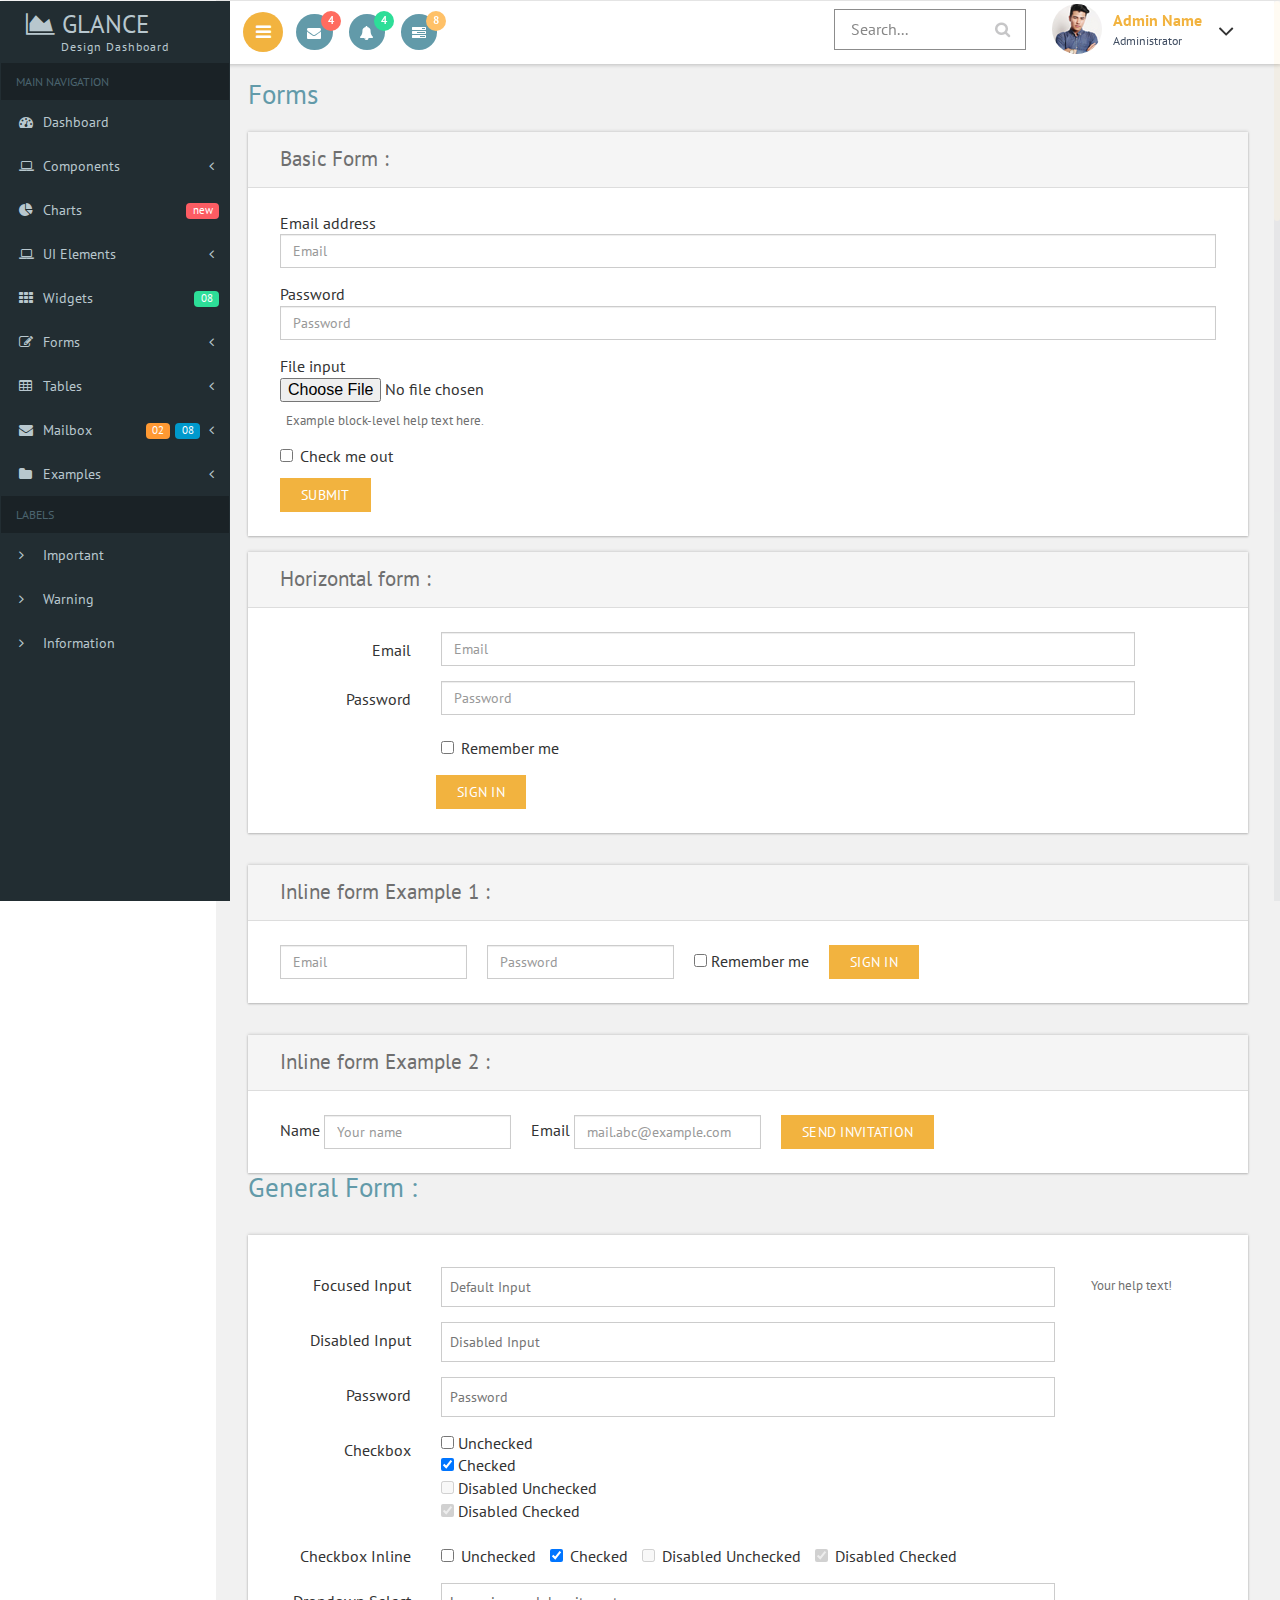
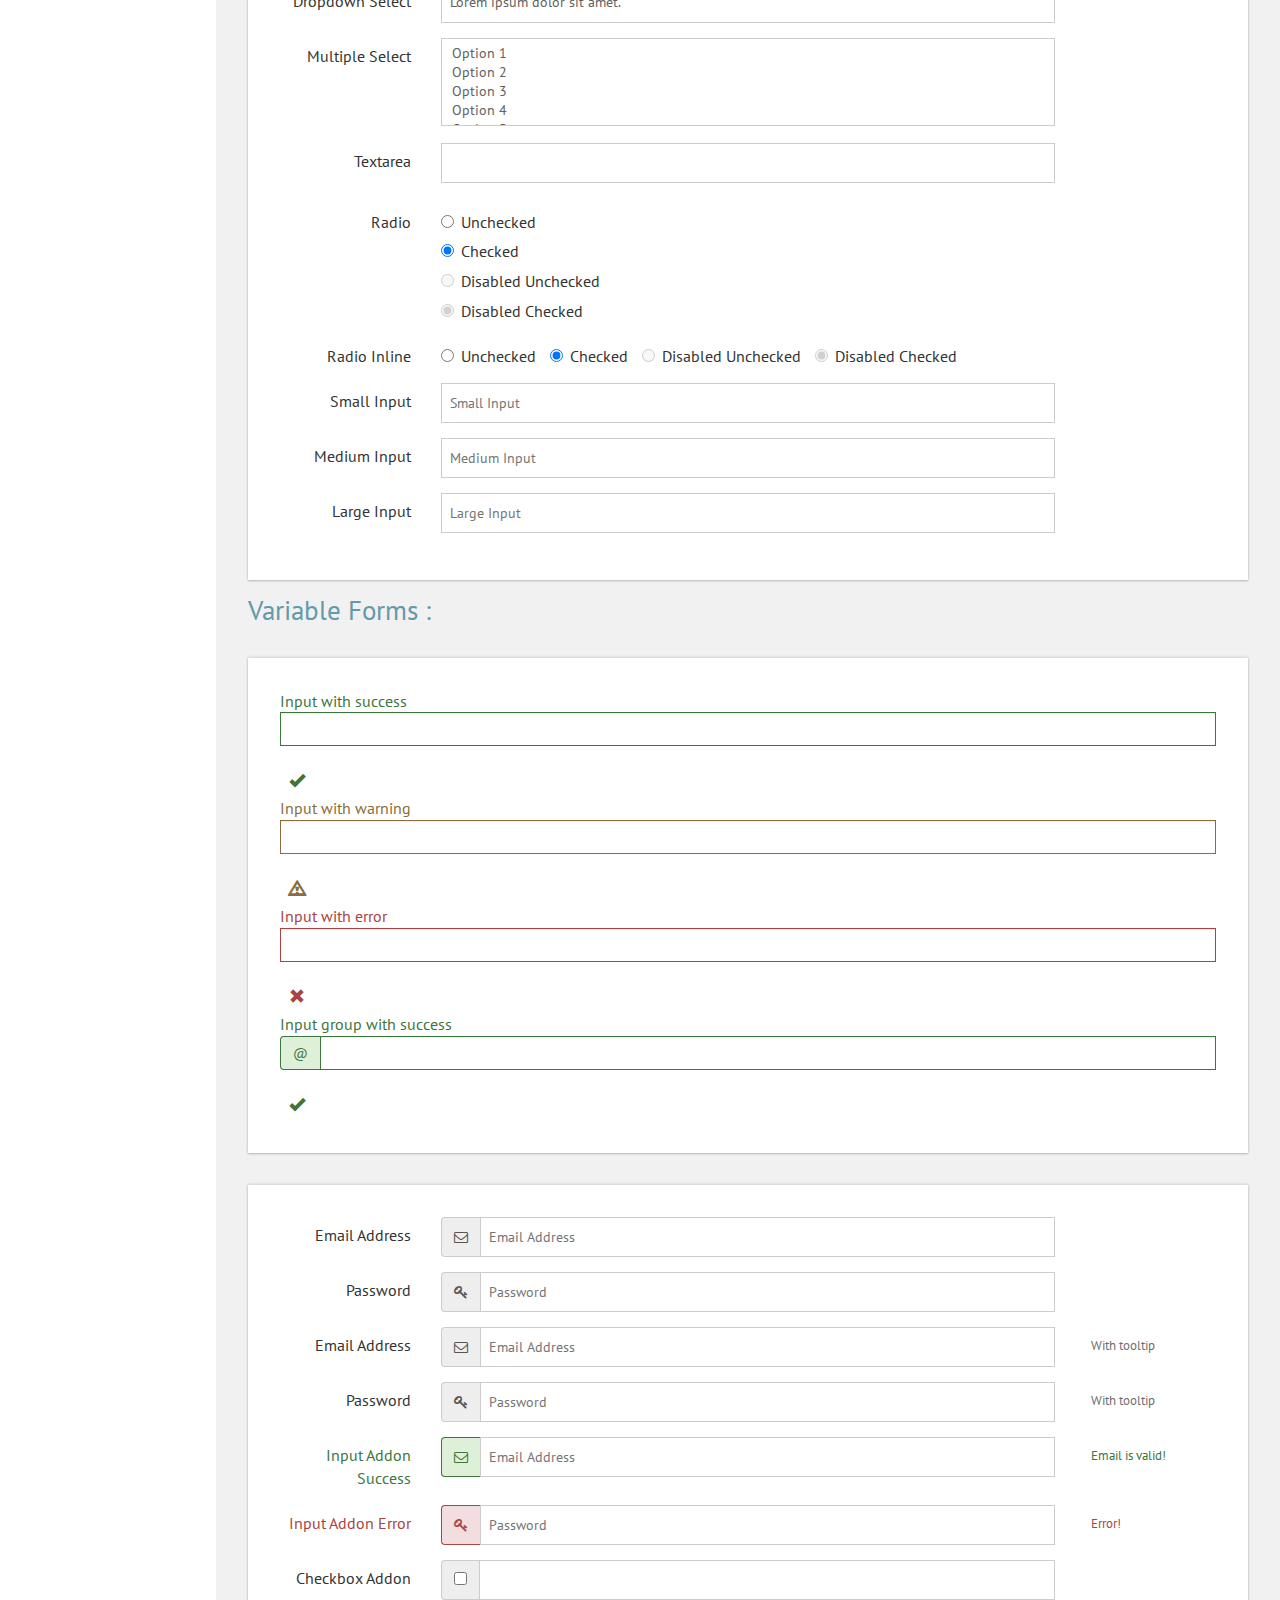
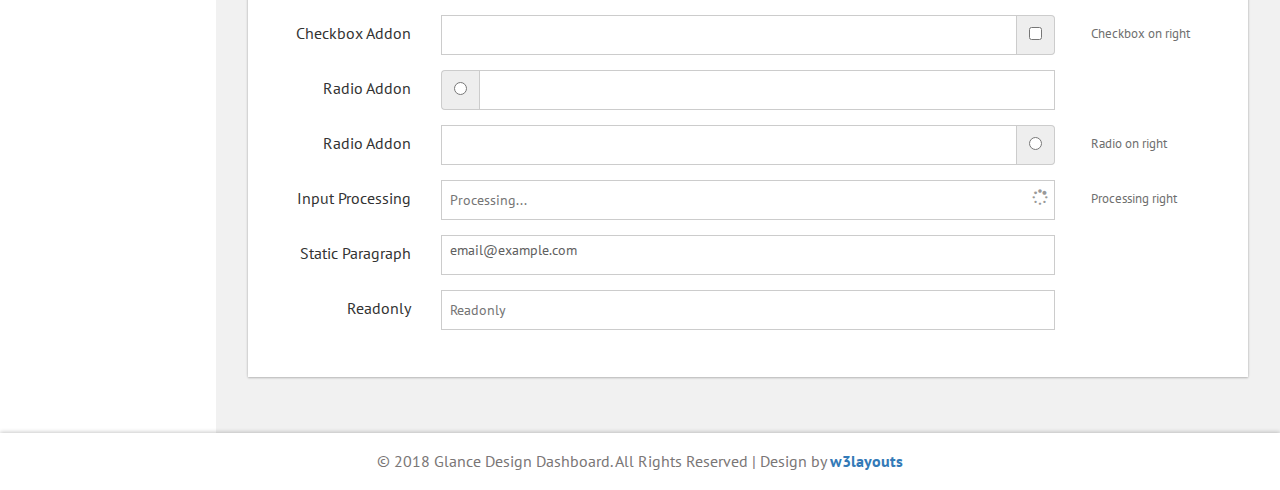
<file: html/后台/html/forms.html>
<!--
Author: W3layouts
Author URL: http://w3layouts.com
License: Creative Commons Attribution 3.0 Unported
License URL: http://creativecommons.org/licenses/by/3.0/
-->
<!DOCTYPE HTML>
<html>
<head>
<title>Glance Design Dashboard an Admin Panel Category Flat Bootstrap Responsive Website Template | Forms :: w3layouts</title>
<meta name="viewport" content="width=device-width, initial-scale=1">
<meta http-equiv="Content-Type" content="text/html; charset=utf-8" />
<meta name="keywords" content="Glance Design Dashboard Responsive web template, Bootstrap Web Templates, Flat Web Templates, Android Compatible web template, 
SmartPhone Compatible web template, free WebDesigns for Nokia, Samsung, LG, SonyEricsson, Motorola web design" />
<script type="application/x-javascript"> addEventListener("load", function() { setTimeout(hideURLbar, 0); }, false); function hideURLbar(){ window.scrollTo(0,1); } </script>

<!-- Bootstrap Core CSS -->
<link href="css/bootstrap.css" rel='stylesheet' type='text/css' />

<!-- Custom CSS -->
<link href="css/style.css" rel='stylesheet' type='text/css' />

<!-- font-awesome icons CSS -->
<link href="css/font-awesome.css" rel="stylesheet"> 
<!-- //font-awesome icons CSS -->

 <!-- side nav css file -->
 <link href='css/SidebarNav.min.css' media='all' rel='stylesheet' type='text/css'/>
 <!-- side nav css file -->
 
 <!-- js-->
<script src="js/jquery-1.11.1.min.js"></script>
<script src="js/modernizr.custom.js"></script>

<!--webfonts-->
<link href="//fonts.googleapis.com/css?family=PT+Sans:400,400i,700,700i&amp;subset=cyrillic,cyrillic-ext,latin-ext" rel="stylesheet">
<!--//webfonts--> 

<!-- Metis Menu -->
<script src="js/metisMenu.min.js"></script>
<script src="js/custom.js"></script>
<link href="css/custom.css" rel="stylesheet">
<!--//Metis Menu -->

</head> 
<body class="cbp-spmenu-push">
	<div class="main-content">
	<div class="cbp-spmenu cbp-spmenu-vertical cbp-spmenu-left" id="cbp-spmenu-s1">
		<!--left-fixed -navigation-->
		<aside class="sidebar-left">
      <nav class="navbar navbar-inverse">
          <div class="navbar-header">
            <button type="button" class="navbar-toggle collapsed" data-toggle="collapse" data-target=".collapse" aria-expanded="false">
            <span class="sr-only">Toggle navigation</span>
            <span class="icon-bar"></span>
            <span class="icon-bar"></span>
            <span class="icon-bar"></span>
            </button>
            <a class="navbar-brand" href="index.html"><span class="fa fa-area-chart"></span> Glance<span class="dashboard_text">Design Dashboard</span></a>
          </div>
          <div class="collapse navbar-collapse" id="bs-example-navbar-collapse-1">
            <ul class="sidebar-menu">
              <li class="header">MAIN NAVIGATION</li>
              <li class="treeview">
                <a href="index.html">
                <i class="fa fa-dashboard"></i> <span>Dashboard</span>
                </a>
              </li>
			  <li class="treeview">
                <a href="#">
                <i class="fa fa-laptop"></i>
                <span>Components</span>
                <i class="fa fa-angle-left pull-right"></i>
                </a>
                <ul class="treeview-menu">
                  <li><a href="grids.html"><i class="fa fa-angle-right"></i> Grids</a></li>
                  <li><a href="media.html"><i class="fa fa-angle-right"></i> Media Css</a></li>
                </ul>
              </li>
              <li class="treeview">
                <a href="charts.html">
                <i class="fa fa-pie-chart"></i>
                <span>Charts</span>
                <span class="label label-primary pull-right">new</span>
                </a>
              </li>
              <li class="treeview">
                <a href="#">
                <i class="fa fa-laptop"></i>
                <span>UI Elements</span>
                <i class="fa fa-angle-left pull-right"></i>
                </a>
                <ul class="treeview-menu">
                  <li><a href="general.html"><i class="fa fa-angle-right"></i> General</a></li>
                  <li><a href="icons.html"><i class="fa fa-angle-right"></i> Icons</a></li>
                  <li><a href="buttons.html"><i class="fa fa-angle-right"></i> Buttons</a></li>
                  <li><a href="typography.html"><i class="fa fa-angle-right"></i> Typography</a></li>
                </ul>
              </li>
			  <li>
                <a href="widgets.html">
                <i class="fa fa-th"></i> <span>Widgets</span>
                <small class="label pull-right label-info">08</small>
                </a>
              </li>
              <li class="treeview">
                <a href="#">
                <i class="fa fa-edit"></i> <span>Forms</span>
                <i class="fa fa-angle-left pull-right"></i>
                </a>
                <ul class="treeview-menu">
                  <li><a href="forms.html"><i class="fa fa-angle-right"></i> General Forms</a></li>
                  <li><a href="validation.html"><i class="fa fa-angle-right"></i> Form Validations</a></li>
                </ul>
              </li>
              <li class="treeview">
                <a href="#">
                <i class="fa fa-table"></i> <span>Tables</span>
                <i class="fa fa-angle-left pull-right"></i>
                </a>
                <ul class="treeview-menu">
                  <li><a href="tables.html"><i class="fa fa-angle-right"></i> Simple tables</a></li>
                </ul>
              </li>
              <li class="treeview">
                <a href="#">
                <i class="fa fa-envelope"></i> <span>Mailbox</span>
                <i class="fa fa-angle-left pull-right"></i><small class="label pull-right label-info1">08</small><span class="label label-primary1 pull-right">02</span></a>
                <ul class="treeview-menu">
                  <li><a href="inbox.html"><i class="fa fa-angle-right"></i> Mail Inbox</a></li>
                  <li><a href="compose.html"><i class="fa fa-angle-right"></i> Compose Mail </a></li>
                </ul>
              </li>
              <li class="treeview">
                <a href="#">
                <i class="fa fa-folder"></i> <span>Examples</span>
                <i class="fa fa-angle-left pull-right"></i>
                </a>
                <ul class="treeview-menu">
                  <li><a href="login.html"><i class="fa fa-angle-right"></i> Login</a></li>
                  <li><a href="signup.html"><i class="fa fa-angle-right"></i> Register</a></li>
                  <li><a href="404.html"><i class="fa fa-angle-right"></i> 404 Error</a></li>
                  <li><a href="500.html"><i class="fa fa-angle-right"></i> 500 Error</a></li>
                  <li><a href="blank-page.html"><i class="fa fa-angle-right"></i> Blank Page</a></li>
                </ul>
              </li>
              <li class="header">LABELS</li>
              <li><a href="#"><i class="fa fa-angle-right text-red"></i> <span>Important</span></a></li>
              <li><a href="#"><i class="fa fa-angle-right text-yellow"></i> <span>Warning</span></a></li>
              <li><a href="#"><i class="fa fa-angle-right text-aqua"></i> <span>Information</span></a></li>
            </ul>
          </div>
          <!-- /.navbar-collapse -->
      </nav>
    </aside>
	</div>
		<!--left-fixed -navigation-->
		
		<!-- header-starts -->
		<div class="sticky-header header-section ">
			<div class="header-left">
				
				<!--toggle button start-->
				<button id="showLeftPush"><i class="fa fa-bars"></i></button>
				<!--toggle button end-->
				<div class="profile_details_left"><!--notifications of menu start -->
					<ul class="nofitications-dropdown">
						<li class="dropdown head-dpdn">
							<a href="#" class="dropdown-toggle" data-toggle="dropdown" aria-expanded="false"><i class="fa fa-envelope"></i><span class="badge">4</span></a>
							<ul class="dropdown-menu">
								<li>
									<div class="notification_header">
										<h3>You have 3 new messages</h3>
									</div>
								</li>
								<li><a href="#">
								   <div class="user_img"><img src="images/1.jpg" alt=""></div>
								   <div class="notification_desc">
									<p>Lorem ipsum dolor amet</p>
									<p><span>1 hour ago</span></p>
									</div>
								   <div class="clearfix"></div>	
								</a></li>
								<li class="odd"><a href="#">
									<div class="user_img"><img src="images/4.jpg" alt=""></div>
								   <div class="notification_desc">
									<p>Lorem ipsum dolor amet </p>
									<p><span>1 hour ago</span></p>
									</div>
								  <div class="clearfix"></div>	
								</a></li>
								<li><a href="#">
								   <div class="user_img"><img src="images/3.jpg" alt=""></div>
								   <div class="notification_desc">
									<p>Lorem ipsum dolor amet </p>
									<p><span>1 hour ago</span></p>
									</div>
								   <div class="clearfix"></div>	
								</a></li>
								<li>
									<div class="notification_bottom">
										<a href="#">See all messages</a>
									</div> 
								</li>
							</ul>
						</li>
						<li class="dropdown head-dpdn">
							<a href="#" class="dropdown-toggle" data-toggle="dropdown" aria-expanded="false"><i class="fa fa-bell"></i><span class="badge blue">4</span></a>
							<ul class="dropdown-menu">
								<li>
									<div class="notification_header">
										<h3>You have 3 new notification</h3>
									</div>
								</li>
								<li><a href="#">
									<div class="user_img"><img src="images/4.jpg" alt=""></div>
								   <div class="notification_desc">
									<p>Lorem ipsum dolor amet</p>
									<p><span>1 hour ago</span></p>
									</div>
								  <div class="clearfix"></div>	
								 </a></li>
								 <li class="odd"><a href="#">
									<div class="user_img"><img src="images/1.jpg" alt=""></div>
								   <div class="notification_desc">
									<p>Lorem ipsum dolor amet </p>
									<p><span>1 hour ago</span></p>
									</div>
								   <div class="clearfix"></div>	
								 </a></li>
								 <li><a href="#">
									<div class="user_img"><img src="images/3.jpg" alt=""></div>
								   <div class="notification_desc">
									<p>Lorem ipsum dolor amet </p>
									<p><span>1 hour ago</span></p>
									</div>
								   <div class="clearfix"></div>	
								 </a></li>
								 <li>
									<div class="notification_bottom">
										<a href="#">See all notifications</a>
									</div> 
								</li>
							</ul>
						</li>	
						<li class="dropdown head-dpdn">
							<a href="#" class="dropdown-toggle" data-toggle="dropdown" aria-expanded="false"><i class="fa fa-tasks"></i><span class="badge blue1">8</span></a>
							<ul class="dropdown-menu">
								<li>
									<div class="notification_header">
										<h3>You have 8 pending task</h3>
									</div>
								</li>
								<li><a href="#">
									<div class="task-info">
										<span class="task-desc">Database update</span><span class="percentage">40%</span>
										<div class="clearfix"></div>	
									</div>
									<div class="progress progress-striped active">
										<div class="bar yellow" style="width:40%;"></div>
									</div>
								</a></li>
								<li><a href="#">
									<div class="task-info">
										<span class="task-desc">Dashboard done</span><span class="percentage">90%</span>
									   <div class="clearfix"></div>	
									</div>
									<div class="progress progress-striped active">
										 <div class="bar green" style="width:90%;"></div>
									</div>
								</a></li>
								<li><a href="#">
									<div class="task-info">
										<span class="task-desc">Mobile App</span><span class="percentage">33%</span>
										<div class="clearfix"></div>	
									</div>
								   <div class="progress progress-striped active">
										 <div class="bar red" style="width: 33%;"></div>
									</div>
								</a></li>
								<li><a href="#">
									<div class="task-info">
										<span class="task-desc">Issues fixed</span><span class="percentage">80%</span>
									   <div class="clearfix"></div>	
									</div>
									<div class="progress progress-striped active">
										 <div class="bar  blue" style="width: 80%;"></div>
									</div>
								</a></li>
								<li>
									<div class="notification_bottom">
										<a href="#">See all pending tasks</a>
									</div> 
								</li>
							</ul>
						</li>	
					</ul>
					<div class="clearfix"> </div>
				</div>
				<!--notification menu end -->
				<div class="clearfix"> </div>
			</div>
			<div class="header-right">
				
				
				<!--search-box-->
				<div class="search-box">
					<form class="input">
						<input class="sb-search-input input__field--madoka" placeholder="Search..." type="search" id="input-31" />
						<label class="input__label" for="input-31">
							<svg class="graphic" width="100%" height="100%" viewBox="0 0 404 77" preserveAspectRatio="none">
								<path d="m0,0l404,0l0,77l-404,0l0,-77z"/>
							</svg>
						</label>
					</form>
				</div><!--//end-search-box-->
				
				<div class="profile_details">		
					<ul>
						<li class="dropdown profile_details_drop">
							<a href="#" class="dropdown-toggle" data-toggle="dropdown" aria-expanded="false">
								<div class="profile_img">	
									<span class="prfil-img"><img src="images/2.jpg" alt=""> </span> 
									<div class="user-name">
										<p>Admin Name</p>
										<span>Administrator</span>
									</div>
									<i class="fa fa-angle-down lnr"></i>
									<i class="fa fa-angle-up lnr"></i>
									<div class="clearfix"></div>	
								</div>	
							</a>
							<ul class="dropdown-menu drp-mnu">
								<li> <a href="#"><i class="fa fa-cog"></i> Settings</a> </li> 
								<li> <a href="#"><i class="fa fa-user"></i> My Account</a> </li>
								<li> <a href="#"><i class="fa fa-suitcase"></i> Profile</a> </li> 
								<li> <a href="#"><i class="fa fa-sign-out"></i> Logout</a> </li>
							</ul>
						</li>
					</ul>
				</div>
				<div class="clearfix"> </div>				
			</div>
			<div class="clearfix"> </div>	
		</div>
		<!-- //header-ends -->
		<!-- main content start-->
		<div id="page-wrapper">
			<div class="main-page">
				<div class="forms">
					<h2 class="title1">Forms</h2>
					<div class="form-grids row widget-shadow" data-example-id="basic-forms"> 
						<div class="form-title">
							<h4>Basic Form :</h4>
						</div>
						<div class="form-body">
							<form> <div class="form-group"> <label for="exampleInputEmail1">Email address</label> <input type="email" class="form-control" id="exampleInputEmail1" placeholder="Email"> </div> <div class="form-group"> <label for="exampleInputPassword1">Password</label> <input type="password" class="form-control" id="exampleInputPassword1" placeholder="Password"> </div> <div class="form-group"> <label for="exampleInputFile">File input</label> <input type="file" id="exampleInputFile"> <p class="help-block">Example block-level help text here.</p> </div> <div class="checkbox"> <label> <input type="checkbox"> Check me out </label> </div> <button type="submit" class="btn btn-default">Submit</button> </form> 
						</div>
					</div>
					<div class=" form-grids row form-grids-right">
						<div class="widget-shadow " data-example-id="basic-forms"> 
							<div class="form-title">
								<h4>Horizontal form :</h4>
							</div>
							<div class="form-body">
								<form class="form-horizontal"> <div class="form-group"> <label for="inputEmail3" class="col-sm-2 control-label">Email</label> <div class="col-sm-9"> <input type="email" class="form-control" id="inputEmail3" placeholder="Email"> </div> </div> <div class="form-group"> <label for="inputPassword3" class="col-sm-2 control-label">Password</label> <div class="col-sm-9"> <input type="password" class="form-control" id="inputPassword3" placeholder="Password"> </div> </div> <div class="form-group"> <div class="col-sm-offset-2 col-sm-10"> <div class="checkbox"> <label> <input type="checkbox"> Remember me </label> </div> </div> </div> <div class="col-sm-offset-2"> <button type="submit" class="btn btn-default">Sign in</button> </div> </form> 
							</div>
						</div>
					</div>
					<div class="inline-form widget-shadow">
						<div class="form-title">
							<h4>Inline form Example 1 :</h4>
						</div>
						<div class="form-body">
							<div data-example-id="simple-form-inline"> <form class="form-inline"> <div class="form-group"> <input type="email" class="form-control" id="exampleInputEmail3" placeholder="Email"> </div> <div class="form-group"> <input type="password" class="form-control" id="exampleInputPassword3" placeholder="Password"> </div> <div class="checkbox"> <label> <input type="checkbox"> Remember me </label> </div> <button type="submit" class="btn btn-default">Sign in</button> </form> </div>
						</div>
					</div>
					<div class="form-two widget-shadow">
						<div class="form-title">
							<h4>Inline form Example 2 :</h4>
						</div>
						<div class="form-body" data-example-id="simple-form-inline">
							<form class="form-inline"> <div class="form-group"> <label for="exampleInputName2">Name</label> <input type="text" class="form-control" id="exampleInputName2" placeholder="Your name"> </div> <div class="form-group"> <label for="exampleInputEmail2">Email</label> <input type="email" class="form-control" id="exampleInputEmail2" placeholder="mail.abc@example.com"> </div> <button type="submit" class="btn btn-default">Send invitation</button> </form> 
						</div>
					</div>
					<div class="row">
						<h3 class="title1">General Form :</h3>
						<div class="form-three widget-shadow">
							<form class="form-horizontal">
								<div class="form-group">
									<label for="focusedinput" class="col-sm-2 control-label">Focused Input</label>
									<div class="col-sm-8">
										<input type="text" class="form-control1" id="focusedinput" placeholder="Default Input">
									</div>
									<div class="col-sm-2">
										<p class="help-block">Your help text!</p>
									</div>
								</div>
								<div class="form-group">
									<label for="disabledinput" class="col-sm-2 control-label">Disabled Input</label>
									<div class="col-sm-8">
										<input disabled="" type="text" class="form-control1" id="disabledinput" placeholder="Disabled Input">
									</div>
								</div>
								<div class="form-group">
									<label for="inputPassword" class="col-sm-2 control-label">Password</label>
									<div class="col-sm-8">
										<input type="password" class="form-control1" id="inputPassword" placeholder="Password">
									</div>
								</div>
								<div class="form-group">
									<label for="checkbox" class="col-sm-2 control-label">Checkbox</label>
									<div class="col-sm-8">
										<div class="checkbox-inline1"><label><input type="checkbox"> Unchecked</label></div>
										<div class="checkbox-inline1"><label><input type="checkbox" checked=""> Checked</label></div>
										<div class="checkbox-inline1"><label><input type="checkbox" disabled=""> Disabled Unchecked</label></div>
										<div class="checkbox-inline1"><label><input type="checkbox" disabled="" checked=""> Disabled Checked</label></div>
									</div>
								</div>
								<div class="form-group">
									<label for="checkbox" class="col-sm-2 control-label">Checkbox Inline</label>
									<div class="col-sm-8">
										<div class="checkbox-inline"><label><input type="checkbox"> Unchecked</label></div>
										<div class="checkbox-inline"><label><input type="checkbox" checked=""> Checked</label></div>
										<div class="checkbox-inline"><label><input type="checkbox" disabled=""> Disabled Unchecked</label></div>
										<div class="checkbox-inline"><label><input type="checkbox" disabled="" checked=""> Disabled Checked</label></div>
									</div>
								</div>
								<div class="form-group">
									<label for="selector1" class="col-sm-2 control-label">Dropdown Select</label>
									<div class="col-sm-8"><select name="selector1" id="selector1" class="form-control1">
										<option>Lorem ipsum dolor sit amet.</option>
										<option>Dolore, ab unde modi est!</option>
										<option>Illum, fuga minus sit eaque.</option>
										<option>Consequatur ducimus maiores voluptatum minima.</option>
									</select></div>
								</div>
								<div class="form-group">
									<label class="col-sm-2 control-label">Multiple Select</label>
									<div class="col-sm-8">
										<select multiple="" class="form-control1">
											<option>Option 1</option>
											<option>Option 2</option>
											<option>Option 3</option>
											<option>Option 4</option>
											<option>Option 5</option>
										</select>
									</div>
								</div>
								<div class="form-group">
									<label for="txtarea1" class="col-sm-2 control-label">Textarea</label>
									<div class="col-sm-8"><textarea name="txtarea1" id="txtarea1" cols="50" rows="4" class="form-control1"></textarea></div>
								</div>
								<div class="form-group">
									<label for="radio" class="col-sm-2 control-label">Radio</label>
									<div class="col-sm-8">
										<div class="radio block"><label><input type="radio"> Unchecked</label></div>
										<div class="radio block"><label><input type="radio" checked=""> Checked</label></div>
										<div class="radio block"><label><input type="radio" disabled=""> Disabled Unchecked</label></div>
										<div class="radio block"><label><input type="radio" disabled="" checked=""> Disabled Checked</label></div>
									</div>
								</div>
								<div class="form-group">
									<label for="radio" class="col-sm-2 control-label">Radio Inline</label>
									<div class="col-sm-8">
										<div class="radio-inline"><label><input type="radio"> Unchecked</label></div>
										<div class="radio-inline"><label><input type="radio" checked=""> Checked</label></div>
										<div class="radio-inline"><label><input type="radio" disabled=""> Disabled Unchecked</label></div>
										<div class="radio-inline"><label><input type="radio" disabled="" checked=""> Disabled Checked</label></div>
									</div>
								</div>
								<div class="form-group">
									<label for="smallinput" class="col-sm-2 control-label label-input-sm">Small Input</label>
									<div class="col-sm-8">
										<input type="text" class="form-control1 input-sm" id="smallinput" placeholder="Small Input">
									</div>
								</div>
								<div class="form-group">
									<label for="mediuminput" class="col-sm-2 control-label">Medium Input</label>
									<div class="col-sm-8">
										<input type="text" class="form-control1" id="mediuminput" placeholder="Medium Input">
									</div>
								</div>
								<div class="form-group mb-n">
									<label for="largeinput" class="col-sm-2 control-label label-input-lg">Large Input</label>
									<div class="col-sm-8">
										<input type="text" class="form-control1 input-lg" id="largeinput" placeholder="Large Input">
									</div>
								</div>
							</form>
						</div>
					</div>
					<div class="row">
						<h3 class="title1">Variable Forms :</h3>
						<div class="form-three widget-shadow">
							<div data-example-id="form-validation-states-with-icons"> <form> <div class="form-group has-success has-feedback"> <label class="control-label" for="inputSuccess2">Input with success</label> <input type="text" class="form-control" id="inputSuccess2" aria-describedby="inputSuccess2Status"> <span class="glyphicon glyphicon-ok form-control-feedback" aria-hidden="true"></span> <span id="inputSuccess2Status" class="sr-only">(success)</span> </div> <div class="form-group has-warning has-feedback"> <label class="control-label" for="inputWarning2">Input with warning</label> <input type="text" class="form-control" id="inputWarning2" aria-describedby="inputWarning2Status"> <span class="glyphicon glyphicon-warning-sign form-control-feedback" aria-hidden="true"></span> <span id="inputWarning2Status" class="sr-only">(warning)</span> </div> <div class="form-group has-error has-feedback"> <label class="control-label" for="inputError2">Input with error</label> <input type="text" class="form-control" id="inputError2" aria-describedby="inputError2Status"> <span class="glyphicon glyphicon-remove form-control-feedback" aria-hidden="true"></span> <span id="inputError2Status" class="sr-only">(error)</span> </div> <div class="form-group has-success has-feedback"> <label class="control-label" for="inputGroupSuccess1">Input group with success</label> <div class="input-group"> <span class="input-group-addon">@</span> <input type="text" class="form-control" id="inputGroupSuccess1" aria-describedby="inputGroupSuccess1Status"> </div> <span class="glyphicon glyphicon-ok form-control-feedback" aria-hidden="true"></span> <span id="inputGroupSuccess1Status" class="sr-only">(success)</span> </div> </form> </div>
						</div>
						<div class="form-three widget-shadow">
							<div class=" panel-body-inputin">
								<form class="form-horizontal">
									<div class="form-group">
										<label class="col-md-2 control-label">Email Address</label>
										<div class="col-md-8">
											<div class="input-group">							
												<span class="input-group-addon">
													<i class="fa fa-envelope-o"></i>
												</span>
												<input type="text" class="form-control1" placeholder="Email Address">
											</div>
										</div>
									</div>
									<div class="form-group">
										<label class="col-md-2 control-label">Password</label>
										<div class="col-md-8">
											<div class="input-group">
												<span class="input-group-addon">
													<i class="fa fa-key"></i>
												</span>
												<input type="password" class="form-control1" id="exampleInputPassword1" placeholder="Password">
											</div>
										</div>
									</div>
									<div class="form-group">
										<label class="col-md-2 control-label">Email Address</label>
										<div class="col-md-8">
											<div class="input-group input-icon right">
												<span class="input-group-addon">
													<i class="fa fa-envelope-o"></i>
												</span>
												<input id="email" class="form-control1" type="text" placeholder="Email Address">
											</div>
										</div>
										<div class="col-sm-2">
											<p class="help-block">With tooltip</p>
										</div>
									</div>
									<div class="form-group">
										<label class="col-md-2 control-label">Password</label>
										<div class="col-md-8">
											<div class="input-group input-icon right">
												<span class="input-group-addon">
													<i class="fa fa-key"></i>
												</span>
												<input type="password" class="form-control1" placeholder="Password">
											</div>
										</div>
										<div class="col-sm-2">
											<p class="help-block">With tooltip</p>
										</div>
									</div>
									<div class="form-group has-success">
										<label class="col-md-2 control-label">Input Addon Success</label>
										<div class="col-md-8">
											<div class="input-group input-icon right">
												<span class="input-group-addon">
													<i class="fa fa-envelope-o"></i>
												</span>
												<input id="email" class="form-control1" type="text" placeholder="Email Address">
											</div>
										</div>
										<div class="col-sm-2">
											<p class="help-block">Email is valid!</p>
										</div>
									</div>
									<div class="form-group has-error">
										<label class="col-md-2 control-label">Input Addon Error</label>
										<div class="col-md-8">
											<div class="input-group input-icon right">
												<span class="input-group-addon">
													<i class="fa fa-key"></i>
												</span>
												<input type="password" class="form-control1" placeholder="Password">
											</div>
										</div>
										<div class="col-sm-2">
											<p class="help-block">Error!</p>
										</div>
									</div>
									<div class="form-group">
										<label class="col-md-2 control-label">Checkbox Addon</label>
										<div class="col-md-8">
											<div class="input-group">
												<div class="input-group-addon"><input type="checkbox"></div>
												<input type="text" class="form-control1">
											</div>
										</div>
									</div>
									<div class="form-group">
										<label class="col-md-2 control-label">Checkbox Addon</label>
										<div class="col-md-8">
											<div class="input-group">
												<input type="text" class="form-control1">
												<div class="input-group-addon"><input type="checkbox"></div>
												
											</div>
										</div>
										<div class="col-sm-2">
											<p class="help-block">Checkbox on right</p>
										</div>
									</div>
									<div class="form-group">
										<label class="col-md-2 control-label">Radio Addon</label>
										<div class="col-md-8">
											<div class="input-group">
												<div class="input-group-addon"><input type="radio"></div>
												<input type="text" class="form-control1">
											</div>
										</div>
									</div>
									<div class="form-group">
										<label class="col-md-2 control-label">Radio Addon</label>
										<div class="col-md-8">
											<div class="input-group">
												<input type="text" class="form-control1">
												<div class="input-group-addon"><input type="radio"></div>
												
											</div>
										</div>
										<div class="col-sm-2">
											<p class="help-block">Radio on right</p>
										</div>
									</div>
									<div class="form-group">
										<label class="col-md-2 control-label">Input Processing</label>
										<div class="col-md-8">
											<div class="input-icon right spinner">
												<i class="fa fa-fw fa-spin fa-spinner"></i>
												<input id="email" class="form-control1" type="text" placeholder="Processing...">
											</div>
										</div>
										<div class="col-sm-2">
											<p class="help-block">Processing right</p>
										</div>
									</div>
									<div class="form-group">
										<label class="col-md-2 control-label">Static Paragraph</label>
										<div class="col-md-8">
											<p class="form-control1 m-n">email@example.com</p>
										</div>
									</div>
									<div class="form-group mb-n">
										<label class="col-md-2 control-label">Readonly</label>
										<div class="col-md-8">
											<input type="text" class="form-control1" placeholder="Readonly" readonly="">
										</div>
									</div>
								</form>
							</div>
						</div>
					</div>
				</div>
			</div>
		</div>
		<!--footer-->
		<div class="footer">
		   <p>&copy; 2018 Glance Design Dashboard. All Rights Reserved | Design by <a href="https://w3layouts.com/" target="_blank">w3layouts</a></p>
	   </div>
        <!--//footer-->
	</div>
	
	<!-- side nav js -->
	<script src='js/SidebarNav.min.js' type='text/javascript'></script>
	<script>
      $('.sidebar-menu').SidebarNav()
    </script>
	<!-- //side nav js -->
	
	<!-- Classie --><!-- for toggle left push menu script -->
		<script src="js/classie.js"></script>
		<script>
			var menuLeft = document.getElementById( 'cbp-spmenu-s1' ),
				showLeftPush = document.getElementById( 'showLeftPush' ),
				body = document.body;
				
			showLeftPush.onclick = function() {
				classie.toggle( this, 'active' );
				classie.toggle( body, 'cbp-spmenu-push-toright' );
				classie.toggle( menuLeft, 'cbp-spmenu-open' );
				disableOther( 'showLeftPush' );
			};
			
			function disableOther( button ) {
				if( button !== 'showLeftPush' ) {
					classie.toggle( showLeftPush, 'disabled' );
				}
			}
		</script>
	<!-- //Classie --><!-- //for toggle left push menu script -->
	
	<!--scrolling js-->
	<script src="js/jquery.nicescroll.js"></script>
	<script src="js/scripts.js"></script>
	<!--//scrolling js-->
	
	<!-- Bootstrap Core JavaScript -->
   <script src="js/bootstrap.js"> </script>
   
</body>
</html>
</file>
<file: html/表格/js/tablecloth/tablecloth.css>
/* 

	TableCloth	
	by Alen Grakalic, brought to you by cssglobe.com
	
*/

/* general styles */

table, td{
	font:100% Arial, Helvetica, sans-serif; 
}
table{width:100%;border-collapse:collapse;margin:1em 0;}
th, td{text-align:left;padding:.5em;border:1px solid #fff;}
th{background:#328aa4 url(tr_back.gif) repeat-x;color:#fff;}
td{background:#e5f1f4;}

/* tablecloth styles */

tr.even td{background:#e5f1f4;}
tr.odd td{background:#f8fbfc;}

th.over, tr.even th.over, tr.odd th.over{background:#4a98af;}
th.down, tr.even th.down, tr.odd th.down{background:#bce774;}
th.selected, tr.even th.selected, tr.odd th.selected{}

td.over, tr.even td.over, tr.odd td.over{background:#ecfbd4;}
td.down, tr.even td.down, tr.odd td.down{background:#bce774;color:#fff;}
td.selected, tr.even td.selected, tr.odd td.selected{background:#bce774;color:#555;}

/* use this if you want to apply different styleing to empty table cells*/
td.empty, tr.odd td.empty, tr.even td.empty{background:#fff;}
</file>
<file: html/后台/html/css/style.css>
/*
Author: W3layout
Author URL: http://w3layouts.com
License: Creative Commons Attribution 3.0 Unported
License URL: http://creativecommons.org/licenses/by/3.0/
*/
h4, h5, h6,
h1, h2, h3 {margin: 0;}
ul, ol {margin: 0;}
p {margin: 0;}

html, body{
	font-family: 'PT Sans', sans-serif;
    font-size: 100%;
  	overflow-x: hidden;
	background: #fff;
}
body a{
	transition: 0.5s all ease;
	-webkit-transition: 0.5s all ease;
	-moz-transition: 0.5s all ease;
	-o-transition: 0.5s all ease;
	-ms-transition: 0.5s all ease;
	text-decoration:none;
}
h1,h2,h3,h4,h5,h6{
	margin:0;			   
}
p{
	margin:0;
}
ul,label{
	margin:0;
	padding:0;
}
body a:hover{
	text-decoration:none;
}
.main-content {
    position: relative;
}
.sidebar-left .navbar-brand {
    height: 61px;
    padding: 10px 15px 10px 25px;
    font-size: 25px;
    text-transform: uppercase;
    color: #fff;
}
span.dashboard_text {
    font-size: 12px;
    text-transform: capitalize;
    display: block;
    letter-spacing: 1px;
    padding-left: 35px;
}


.navbar-inverse .navbar-brand {
    color: #b8c7ce;
}
/*-------HEADER SECTION------*/
.navbar-inverse {
    background-color: transparent;
    border-color: transparent;
}
/* ----STICKY HEADER----*/
.sticky-header{
    position: fixed;
    top: 0;
    left:0px;
    width: 100%;
    z-index: 100;
}
.header-section {
    background:#FFF;
    box-shadow:  1px 1px 4px rgba(0, 0, 0, 0.21);
    -webkit-box-shadow:  1px 1px 4px rgba(0, 0, 0, 0.21);
    -moz-box-shadow:  1px 1px 4px rgba(0, 0, 0, 0.21);
    -o-box-shadow:  1px 1px 4px rgba(0, 0, 0, 0.21);
}
.header-section::after {
    clear: both;
    display: block;
    content: '';
}
.header-left {
    float: left;
    width: 50%;
    margin-left: 15%;
	position: relative;
}
.header-right {
    float: right;
}
/* ----menu-icon----*/
button#showLeftPush {
    font-size: 1.1em;
    text-align: center;
    cursor: pointer;
    float: left;
    color: #fff;
    -moz-transition: all 0.2s ease-out 0s;
    -webkit-transition: all 0.2s ease-out 0s;
    transition: all 0.2s ease-out 0s;
	border: none;
    background-color: #F2B33F;
	outline:none;
    border-radius: 50%;
    height: 40px;
    width: 40px;
    margin-top: 11px;
}
button#showLeftPush:hover {
    color: #eee;
}
/*--push-menu-css--*/
.cbp-spmenu {
	position: fixed;
}
.cbp-spmenu-vertical {
    height: 100%;
    z-index: 1000;
    padding: 0em 0 2em;
}
.cbp-spmenu-left {
    left: 0;
}
.cbp-spmenu-left.cbp-spmenu-open {
	left: -309px;
}
/* Push classes applied to the body */
.cbp-spmenu-push {
	overflow-x: hidden;
	position: relative;
}
.cbp-spmenu-push-toright {
	left: 0;
}
/* Transitions */

.cbp-spmenu,
.cbp-spmenu-push {
	-webkit-transition: all 0.3s ease;
	-moz-transition: all 0.3s ease;
	transition: all 0.3s ease;
}
.cbp-spmenu-push div#page-wrapper {
    margin: 0 0 0 13.5em;
	transition:.5s all;
	-webkit-transition:.5s all;
	-moz-transition:.5s all;
}
.cbp-spmenu-push.cbp-spmenu-push-toright div#page-wrapper {
    margin: 0;
}
/*--//push-menu-css--*/
/*--side-menu--*/
.sidebar ul li{
	 margin-bottom: 1em;
}
.sidebar ul li a {
    color: #FFFFFF;
    font-size: 1em;
    padding: 5px 15px;
	padding-left: 25px;
}
.collapse.in {
    display: block;
    background: #2d6696fc;
    background: none;
    color: #fff;
    margin-top: 10px;
}
.nav > li > a:hover, .nav > li > a:focus {
    text-decoration: none;
    background-color: transparent;
    color: #000;
}
.sidebar .arrow {
    float: right;
}
h4.heading {
    padding-left: 25px;
    font-size: 17px;
	letter-spacing: 1px;
	color:#eee;
    font-weight: 600;
    text-transform: uppercase;
    margin-bottom: 10px;
    margin-top: 30px;
}
i.nav_icon {
    background: #00000070;
	font-size: 16px;
    line-height: 25px;
    display: block;
    float: left;
    width: 32px;
    height: 26px;
    margin-right: 10px;
    margin-left: 0px;
    text-align: center;
    opacity: 0.6;
    border-radius: 3px;
}
.fa {
    display: inline-block;
    font-family: FontAwesome;
    font-style: normal;
    font-weight: normal;
    line-height: 1;
    -webkit-font-smoothing: antialiased;
    -moz-osx-font-smoothing: grayscale;
}
span.nav-badge {
    font-size: 12px;
    color: #FFFFFF;
    background: rgba(255, 255, 255, 0.32);
    width: 25px;
    height: 25px;
    border-radius: 68%;
    -webkit-border-radius: 68%;
    -moz-border-radius: 68%;
    -o-border-radius: 68%;
    position: absolute;
    top: 18%;
    right: 15%;
    line-height: 26px;
    letter-spacing: 1px;
    text-align: center;
}
span.nav-badge-btm {
    font-size: 12px;
    color: #FFF;
    background: #F2B33F;
    position: absolute;
    top: 18%;
    right: 15%;
    line-height: 22px;
    letter-spacing: 1px;
    text-align: center;
    padding: 0em 1em;
    border-radius: 30px;
}
.dropdown-menu > li > a:hover, .dropdown-menu > li > a:focus {
    background: none;
    color: #337ab7;
}
.chart-nav span.nav-badge-btm {
	right: 5%;
    top: 24%;
}
ul.dropdown-menu{
	/* animation: flipInX 1s ease;
	-moz-animation: flipInX 1s ease;
	-webkit-animation: flipInX 1s ease;
	-webkit-backface-visibility: visible !important;
	-ms-backface-visibility: visible !important;
	backface-visibility: visible !important;
	-moz-backface-visibility: visible !important;
	data-wow-delay:".1s";
	*/
	
    -webkit-transition: all 0.5s ease-out;
    -moz-transition: all 0.5s ease-out;
    -ms-transition: all 0.5s ease-out;
    -o-transition: all 0.5s ease-out;
    transition: all 0.5s ease-out;
}
/*--//side-menu--*/
/* ----Logo----*/
.logo {
    background: #1e282c;
    text-align: center;
    float: left;
}
.logo a{
    padding: 0.77em 3em ;
	display: block;
	text-decoration: none;
}
.logo a h1 {
    color: #fff;
    font-size: 1.8em;
    line-height: 1.3em;
    font-weight: 400;
}
.logo a span {
    color: #F8F8F8;
    font-size: .7em;
    text-align: center;
    letter-spacing: 7px;
}
/* ----//Logo----*/
/*start search*/
.search-box {
    float: left;
    width: 43%;
    margin: .5em 0 0 0em;
	position: relative;
    z-index: 1;
    display: inline-block;
}
.sb-search-input {
    outline: none;
    background: #fff;
    width: 100%;
    margin: 0;
    z-index: 10;
    font-size: 1em;
    color: #383838;
    padding: 0.5em 1em;
    border: 1px solid #8c8c8c;
    background: url(../images/search-icon.png) no-repeat 160px 12px;
	-webkit-appearance: none; /* for box shadows to show on iOS */
}
.sb-search-input::-webkit-input-placeholder {
	color:#888;
}
.sb-search-input:-moz-placeholder {
	color: #888;
}
.sb-search-input::-moz-placeholder {
	color: #888;
}
.sb-search-input:-ms-input-placeholder {
	color: #888;
}
.input__label {
	-webkit-font-smoothing: antialiased;
    -moz-osx-font-smoothing: grayscale;
	-webkit-touch-callout: none;
	-webkit-user-select: none;
	-khtml-user-select: none;
	-moz-user-select: none;
	-ms-user-select: none;
	user-select: none;
	position: absolute;
	width: 100%;
	height: 100%;
    cursor: text;
}

.graphic {
	fill: none;
	-webkit-transform: scale3d(1, -1, 1);
	transform: scale3d(1, -1, 1);
	-webkit-transition: stroke-dashoffset 0.5s;
	transition: stroke-dashoffset 0.5s;
	pointer-events: none;
	stroke: #D81B60;
    stroke-width: 6px;
    stroke-dasharray: 962;
    stroke-dashoffset: 962;
}
/* Madoka */
.input__field--madoka {
	display: block;
	float: right;
}
.input__field--madoka:focus {
	outline: none;
}
.input__field--madoka:focus + .input__label,
.input--filled .input__label {
	cursor: default;
	pointer-events: none;
}
.input__field--madoka:focus + .input__label .graphic,
.input--filled .graphic {
	stroke-dashoffset: 0;
}

.input__field--madoka:focus + .input__label .input__label-content{
	-webkit-transform: scale3d(0.81, 0.81, 1) translate3d(0, 4em, 0);
	transform: scale3d(0.81, 0.81, 1) translate3d(0, 4em, 0);
}
/*--//search-ends --*/
/*--- Progress Bar ----*/
.meter {
	position: relative;
}
.meter > span {
	display: block;
	height: 100%;
	   
	position: relative;
	overflow: hidden;
}
.meter > span:after, .animate > span > span {
	content: "";
	position: absolute;
	top: 0; left: 0; bottom: 0; right: 0;
	
	overflow: hidden;
}

.animate > span:after {
	display: none;
}

@-webkit-keyframes move {
    0% {
       background-position: 0 0;
    }
    100% {
       background-position: 50px 50px;
    }
}

@-moz-keyframes move {
    0% {
       background-position: 0 0;
    }
    100% {
       background-position: 50px 50px;
    }
}

.red > span {
	background-color: #65CEA7;
}

.nostripes > span > span, .nostripes > span:after {
	-webkit-animation: none;
	-moz-animation: none;
	background-image: none;
}
/*--- User Panel---*/
.profile_details_left {
    float: left;
    padding-left: 5px;
}
.dropdown-menu {
    box-shadow: 2px 3px 4px rgba(0, 0, 0, .175);
	-webkit-box-shadow: 2px 3px 4px rgba(0, 0, 0, .175);
	-moz-box-shadow: 2px 3px 4px rgba(0, 0, 0, .175);
    border-radius: 0;
}
li.dropdown.head-dpdn {
    display: inline-block;
    padding: 1.25em 0;
	float: left;
}
li.dropdown.head-dpdn:nth-child(3) {
    border-right: 1px solid transparent;
}
li.dropdown.head-dpdn a.dropdown-toggle {
    padding: 0.5em .7em;
    background: #629aa9;
    margin: 0 .5em;
    border-radius: 50%;
    -webkit-border-radius: 50%;
    -moz-border-radius: 50%;
    -ms-border-radius: 50%;
    -o-border-radius: 50%;
}
ul.dropdown-menu li {
    margin-left: 0;
    width: 100%;
    padding: 0;
	background: #fff;
}
.user-panel-top ul{
	padding-left:0;
}
.user-panel-top li{
	float:left;
	margin-left:15px;
	position:relative;
}
.user-panel-top li span.digit{
    font-size:11px;
    font-weight:bold;
	color:#FFF;
	background:#e64c65;
	line-height:20px;
	width:20px;
	height:20px;
	border-radius:2em;
	-webkit-border-radius:2em;
	-moz-border-radius:2em;
	-o-border-radius:2em;	
	text-align:center;
	display: inline-block;
	position: absolute;
	top: -3px;
	right: -10px;
}
.user-panel-top li:first-child{
	margin-left:0;
}
.custom-nav > li.act > a, .custom-nav > li.act > a:hover, .custom-nav > li.act > a:focus {
    background-color: #353f4f;
    color:#8BC34A;
}
.user-panel-top li a{
	display: block;
	padding: 5px;
	text-decoration:none;
}
.header-left i.fa.fa-envelope{
	color:#fff;
    font-size: 14px;
}
.header-left i.fa.fa-bell{
	color:#fff;
    font-size: 14px;
}
.header-left  i.fa.fa-tasks{
	color:#fff;
    font-size: 14px;
}
.user-panel-top li a:hover{
	border-color:rgba(101, 124, 153, 0.93);
}
.user-panel-top li a i{
	width:24px;
	height:24px;
	display: block;
	text-align:center;
	line-height:25px;
}
.user-panel-top li a i span{
	font-size:15px;
	color:#FFF;
}
.user-panel-top li a.user{
	background:#667686;
}
.user-panel-top li span.green{
	background:#a88add;
}
.user-panel-top li span.red{
	background:#b8c9f1;
}
.user-panel-top li span.yellow{
	background:#bdc3c7;
}
/***** Messages *************/
.notification_header{
	background-color:#FAFAFA;
	padding: 10px 15px;
	border-bottom:1px solid rgba(0, 0, 0, 0.05);
	margin-bottom: 8px;
}
.notification_header h3{	
	color:#6A6A6A;
	font-size:12px;
	font-weight:600;
	margin:0;
}
.notification_bottom {
    background-color: rgba(200, 129, 230, 0.14);
    padding: 4px 0;
    text-align: center;
	margin-top: 5px;
}
.notification_bottom a {
    color: #6F6F6F;
	 font-size: 1em;
}
.notification_bottom a:hover {
    color:#6164C1;
}
.notification_bottom h3 a{	
	color: #717171;
	font-size:12px;
	border-radius:0;
	border:none;
	padding:0;
	text-align:center;
}
.notification_bottom h3 a:hover{	
	color:#4A4A4A;
	text-decoration:underline;
	background:none;
}
.user_img{
	float:left;
	width:19%;
}
.user_img img{
	max-width:100%;
	display:block;
	border-radius:2em;
	-webkit-border-radius:2em;
	-moz-border-radius:2em;
	-o-border-radius:2em;
}
.notification_desc{
	float:left;
	width:70%;
	margin-left:5%;
}
.notification_desc p{
	color:#757575;
	font-size:13px;
	padding:2px 0;
}
.wrapper-dropdown-2 .dropdown li a:hover .notification_desc p{
	color:#424242;
}
.notification_desc p span{
	color:#979797 !important;
	font-size:11px;
}
/*---bages---*/
.header-left span.badge {
    font-size: 11px;
    font-weight: bold;
    color: #FFF;
    background: #ff6c5f;
    line-height: 15px;
    width: 20px;
    height: 20px;
    border-radius: 2em;
    -webkit-border-radius: 2em;
    -moz-border-radius: 2em;
    -o-border-radius: 2em;
    text-align: center;
    display: inline-block;
    position: absolute;
    top: 16%;
    padding: 2px 0 0;
}
.header-left span.blue{
	background-color: #2dde98;
}
.header-left span.red{
	background-color:#ef553a;
}
.header-left span.blue1{
	background-color: #ffc168;
}
i.icon_1{
  float: left;
  color: #00aced;
  line-height: 2em;
  margin-right: 1em;
}
i.icon_2{
  float: left;
  color:#ef553a;
  line-height: 2em;
  margin-right: 1em;
  font-size: 20px;
}
i.icon_3{
  float: left;
  color:#9358ac;
  line-height: 2em;
  margin-right: 1em;
  font-size: 20px;
}
.avatar_left {
  float: left;
}
i.icon_4{
  width: 45px;
  height: 45px;
  background: #F44336;
  float: left;
  color: #fff;
  text-align: center;
  font-size: 1.5em;
  line-height: 44px;
  font-style: normal;
  margin-right: 1em;
}
i.icon_5{
  background-color: #3949ab;
}
i.icon_6{
  background-color: #03a9f4;
}
.blue-text {
  color: #2196F3 !important;
  float:right;
}
/*---//bages---*/
/*--Progress bars--*/
.progress {
    height: 10px;
    margin: 7px 0;
    overflow: hidden;
    background: #e1e1e1;
    z-index: 1;
    cursor: pointer;
}
.task-info .percentage{
	float:right;
	height:inherit;
	line-height:inherit;
}
.task-desc{
	font-size:12px;
}
.wrapper-dropdown-3 .dropdown li a:hover span.task-desc {
	color:#65cea7;
}
.progress .bar {
		z-index: 2;
		height:15px; 
		font-size: 12px;
		color: white;
		text-align: center;
		float:left;
		-webkit-box-sizing: content-box;
		-moz-box-sizing: content-box;
		-ms-box-sizing: content-box;
		box-sizing: content-box;
		-webkit-transition: width 0.6s ease;
		  -moz-transition: width 0.6s ease;
		  -o-transition: width 0.6s ease;
		  transition: width 0.6s ease;
	}
.progress-striped .yellow{
	background:#f0ad4e;
} 
.progress-striped .green{
	background:#5cb85c;
} 
.progress-striped .light-blue{
	background:#4F52BA;
} 
.progress-striped .red{
	background:#d9534f;
} 
.progress-striped .blue{
	background:#428bca;
} 
.progress-striped .orange {
	background:#e94e02;
}
.progress-striped .bar {
  background-image: -webkit-gradient(linear, 0 100%, 100% 0, color-stop(0.25, rgba(255, 255, 255, 0.15)), color-stop(0.25, transparent), color-stop(0.5, transparent), color-stop(0.5, rgba(255, 255, 255, 0.15)), color-stop(0.75, rgba(255, 255, 255, 0.15)), color-stop(0.75, transparent), to(transparent));
  background-image: -webkit-linear-gradient(45deg, rgba(255, 255, 255, 0.15) 25%, transparent 25%, transparent 50%, rgba(255, 255, 255, 0.15) 50%, rgba(255, 255, 255, 0.15) 75%, transparent 75%, transparent);
  background-image: -moz-linear-gradient(45deg, rgba(255, 255, 255, 0.15) 25%, transparent 25%, transparent 50%, rgba(255, 255, 255, 0.15) 50%, rgba(255, 255, 255, 0.15) 75%, transparent 75%, transparent);
  background-image: -o-linear-gradient(45deg, rgba(255, 255, 255, 0.15) 25%, transparent 25%, transparent 50%, rgba(255, 255, 255, 0.15) 50%, rgba(255, 255, 255, 0.15) 75%, transparent 75%, transparent);
  background-image: linear-gradient(45deg, rgba(255, 255, 255, 0.15) 25%, transparent 25%, transparent 50%, rgba(255, 255, 255, 0.15) 50%, rgba(255, 255, 255, 0.15) 75%, transparent 75%, transparent);
  -webkit-background-size: 40px 40px;
  -moz-background-size: 40px 40px;
  -o-background-size: 40px 40px;
  background-size: 40px 40px;
}
.progress.active .bar {
  -webkit-animation: progress-bar-stripes 2s linear infinite;
  -moz-animation: progress-bar-stripes 2s linear infinite;
  -ms-animation: progress-bar-stripes 2s linear infinite;
  -o-animation: progress-bar-stripes 2s linear infinite;
  animation: progress-bar-stripes 2s linear infinite;
}
@-webkit-keyframes progress-bar-stripes {
  from {
    background-position: 40px 0;
  }
  to {
    background-position: 0 0;
  }
}
@-moz-keyframes progress-bar-stripes {
  from {
    background-position: 40px 0;
  }
  to {
    background-position: 0 0;
  }
}
@-ms-keyframes progress-bar-stripes {
  from {
    background-position: 40px 0;
  }
  to {
    background-position: 0 0;
  }
}
@-o-keyframes progress-bar-stripes {
  from {
    background-position: 0 0;
  }
  to {
    background-position: 40px 0;
  }
}
@keyframes progress-bar-stripes {
  from {
    background-position: 40px 0;
  }
  to {
    background-position: 0 0;
  }
}
/*--Progress bars--*/
/********* profile details **********/
ul.dropdown-menu.drp-mnu i.fa {
    margin-right: 0.5em;
    color: #629aa9;
}
ul.dropdown-menu {
    padding: 1em;
    min-width: 280px;
    top:101%;
}
.dropdown-menu > li > a {
    padding: 3px 15px;
	font-size: 1em;
    letter-spacing: .5px;
}
.profile_details {
    float: right;
}
.profile_details_drop .fa.fa-angle-up{
	display:none;
}
.profile_details_drop.open .fa.fa-angle-up{
    display:block;
}
.profile_details_drop.open .fa.fa-angle-down{
	display:none;
}
.profile_details_drop a.dropdown-toggle {
    display:block;
	padding: 0.2em 3em 0 0em;
}
.profile_img span.prfil-img{
	float:left;
}
.user-name{
	 float:left;
	 margin-top:8px;
	 margin-left:11px;
	 height:35px;
}
.profile_details ul li{
	list-style-type:none;
	position:relative;
    margin-right: 30px;
}
.profile_details li a i.fa.lnr {
    position: absolute;
    top: 34%;
    right: 8%;
    color: #333;
    font-size: 1.6em;
}
span.prfil-img img,.activity-img img,.media>.pull-left img,.inbox-page img {
    border-radius: 50%;
    -webkit-border-radius: 50%;
    -moz-border-radius: 50%;
    -ms-border-radius: 50%;
    -o-border-radius: 50%;
}
.profile_details ul li ul.dropdown-menu.drp-mnu {
    padding: 1em;
    min-width: 190px;
    top: 122%;
    left:0%;
}
ul.dropdown-menu.drp-mnu li {
    list-style-type: none;
    padding: 3px 0;
}
.user-name p{
	font-size:1em;
	color: #F2B33F;
	line-height:1em;
	font-weight:700;
}
.user-name span {
    font-size: .75em;
    color: #424f63;
    font-weight: normal;
    margin-top: .3em;
}
/*---footer---*/
.footer {
    background: #fff;
    padding: 1em;
    width: 100%;
    text-align:center;
	box-shadow: 0px -1px 4px rgba(0, 0, 0, 0.21);
	-webkit-box-shadow: 0px -1px 4px rgba(0, 0, 0, 0.21);
	-moz-box-shadow: 0px -1px 4px rgba(0, 0, 0, 0.21);
	-ms-box-shadow: 0px -1px 4px rgba(0, 0, 0, 0.21);
	-o-box-shadow: 0px -1px 4px rgba(0, 0, 0, 0.21);
}
.footer  p {
	color: #7A7676;
    font-size: 1em;
	line-height: 1.6em;
}
.footer  p a{
    color: #337ab7;
    font-weight: 600;
}
.footer  p a:hover{
	text-decoration:underline;
}
/*---//footer---*/
/*---main-content-start---*/
.widget {
    width: 32%;
    border: 1px solid #F5F1F1;
    padding: 0px;
    -webkit-box-shadow: 0px 0px 5px -2px rgba(0,0,0,0.75);
    -moz-box-shadow: 0px 0px 5px -2px rgba(0,0,0,0.75);
    box-shadow: 0px 0px 5px -2px rgba(0,0,0,0.75);
}
.widget button {
    font-size: 13px;
}
.charts-grids.widget {
    width: 39%;
    padding: 20px;
}
.widget.states-mdl {
    margin: 0 0% 0% 1%;
    width: 60%;
}
.stat {
    padding-right: 0;
}
.stats-left {
    float: left;
    width: 70%;
    background-color: #4F52BA;
	text-align: center;
	padding: 1em;
}
.states-mdl .stats-left {
    background-color: #585858;
}
.states-mdl .stats-right {
    background-color: rgba(88, 88, 88, 0.88);
}
.states-last .stats-left {
    background-color: #e94e02;
}
.states-last .stats-right {
    background-color: rgba(233, 78, 2, 0.84);
}
.stats-right {
    float: right;
    width: 30%;
    text-align: center;
	padding: 1.54em 1em;
	background-color: rgba(79, 82, 186, 0.88);
}
.stats-left h5 {
    color: #fff;
    font-size: 1em;
}
.stats-left h4 {
    font-size: 2em;
    color: #fff;
    margin-top: 10px;
}
.stats-right label {
    font-size: 2em;
    color: #fff;
}
/*--charts--*/
.charts,.row {
    margin: 0 0 1em 0;
}
.charts-grids {
    background-color: #fff;
    padding:1em;
    -webkit-box-shadow: 0px 0px 5px -2px rgba(0,0,0,0.75);
    -moz-box-shadow: 0px 0px 5px -2px rgba(0,0,0,0.75);
    box-shadow: 0px 0px 5px -2px rgba(0,0,0,0.75);
}
.w3ls-high {
    margin-right: .5em;
    width: 49%;
}
.agileits-high {
    margin-left: .5em;
    margin-right: 0;
    width: 49%;
}
.charts-grids canvas#bar {
    width: 100% !important;
}
.charts canvas#line {
    width: 100% !important;
}
h4.title {
    font-size: 1.1em;
    color: #444;
    margin: 0.5em 0 1em;
    text-transform: uppercase;
}
/*--//charts--*/
.widget-shadow {
    background-color: #fff;
    box-shadow: 0 -1px 3px rgba(0,0,0,.12),0 1px 2px rgba(0,0,0,.24);
	-webkit-box-shadow: 0 -1px 3px rgba(0,0,0,.12),0 1px 2px rgba(0,0,0,.24);
	-moz-box-shadow: 0 -1px 3px rgba(0,0,0,.12),0 1px 2px rgba(0,0,0,.24);
}
/*--statistics--*/
.stats-info.widget {
    padding: 1em;
    background-color: #fff;
    -webkit-box-shadow: 0px 0px 5px -2px rgba(0,0,0,0.75);
    -moz-box-shadow: 0px 0px 5px -2px rgba(0,0,0,0.75);
    box-shadow: 0px 0px 5px -2px rgba(0,0,0,0.75);
}
.stats-info ul li {
    margin-bottom: 1em;
    border-bottom: 1px solid #EFE9E9;
    padding-bottom: 10px;
    font-size: 0.9em;
    color: #555;
}
.progress.progress-right {
    width: 25%;
    float: right;
    height: 8px;
    margin-bottom: 0;
}
.stats-info ul li.last {
    border-bottom: none;
    padding-bottom: 0;
    margin-bottom: 0.5em;
}
.stats-info span.pull-right {
    font-size: 0.7em;
    margin-left: 11px;
    line-height: 2em;
}
.stats-info.stats-last {
    padding: 1.15em 1em;
    width: 66%;
    margin-left: 2%;
}
.table.stats-table {
    margin-bottom: 0;
}
.stats-table span.label{
    font-weight: 500;
}
.stats-table h5 {
    color: #4F52BA;
    font-size: 0.9em;
}
.stats-table h5.down {
    color: #D81B60;
}
.stats-table h5 i.fa {
    font-size: 1.2em;
    font-weight: 800;
    margin-left: 3px;
}
.stats-table thead tr th {
    color: #555;
}
.stats-table td {
    font-size: 0.9em;
    color: #555;
    padding: 11px !important;
}
/*--//statistics--*/
/*--map--*/
.map {
    padding: 1em;
}
/*--//map--*/
/*--social-media--*/
.social-media {
    padding: 0;
    margin-left: 2%;
    width: 31.3%;
}
.wid-social {
    display: inline-block;
    width: 33.33%;
    padding: 15px;
    float: left;
	text-align: center;
}
.top-content a i.fa{
    color: #fff;
    font-size: 35px;
}
ul.info {
    background: #fff;
    padding: .55em 1em;
    text-align: center;
}
ul.info p {
    color: #b3b3b3;
}
ul.info li {
    list-style-type: none;
}
.content-top {
    margin-bottom: 1em;
    -webkit-box-shadow: 0px 0px 5px -2px rgba(0,0,0,0.75);
    -moz-box-shadow: 0px 0px 5px -2px rgba(0,0,0,0.75);
    box-shadow: 0px 0px 5px -2px rgba(0,0,0,0.75);
}
.facebook {
  background-color:#3b5998 !important;
  color: #ffffff !important;
    padding: 1em;
    text-align: center;
    border-top-left-radius: 2px;
    border-top-right-radius: 2px;
}
.icon-xlg {
    font-size: 30px;
}
.wid-social .social-info h3 {
	color: rgba(255, 255, 255, 0.91);
    font-weight: 800;
    font-size: 1.5em;
    margin: 0.3em 0;
}
.wid-social .social-info h4 {
    margin: 0;
    font-size: 0.8em;
    color: #fff;
    letter-spacing: 1px;
}
.twitter {
  background-color:#55acee !important;
  color: #ffffff !important;
    padding: 1em;
    text-align: center;
    border-top-left-radius: 2px;
    border-top-right-radius: 2px;
}
.google-plus {
  background-color: #dc4e41 !important;
  color: #ffffff !important;
    padding: 1em;
    text-align: center;
    border-top-left-radius: 2px;
    border-top-right-radius: 2px;
}
.dribbble {
  background-color:#ea4c89 !important;
  color: #ffffff !important;
}
.xing {
  background-color: #cfdc00 !important;
  color: #ffffff !important;
}
.vimeo {
  background-color: #162221 !important;
  color: #ffffff !important;
}
.yahoo {
  background-color: #410093 !important;
  color: #ffffff !important;
}
.flickr {
  background-color: #a4c639 !important;
  color: #ffffff !important;
}
.rss {
  background-color: #f26522 !important;
  color: #ffffff !important;
}
.wid-social.youtube {
    width: 100%;
	background-color: #cd201f !important;
	color: #ffffff !important;
}
.wid-social.youtube .icon-xlg {
    font-size: 38px;
}
.youtube .social-icon {
    display: inline-block;
    margin-right: 6em;
    vertical-align: super;
}
.youtube .social-info {
    display: inline-block;
}
.wid-social:hover .social-icon {
    transform: rotatey(360deg);
    transition: .5s all;
}
/*--//social-media--*/
/*--calender --*/
.calender {
    padding: 1em 1.5em 1.5em;
}
/*--//calender --*/
/*---//main-content---*/
/*-- media --*/
h2.title1,h3.title1 {
    font-size: 1.7em;
    color: #629aa9;
    margin-bottom: 0.8em;
}
.bs-example5{
   background:#fff;
   padding:2em;
}
.media-heading {
  color: #000;
}
.sidebard-panel .feed-element, .media-body, .sidebard-panel p {
  font-size:0.85em;
  color:#999;
}
.example_6{
	margin:2em 0 0 0;
}
.demolayout {
  background:#F2B33F;
  width: 60px;
  overflow: hidden;
}
.padding-5 {
  padding: 5px;
}
.demobox {
  background:#f0f0f0;
  color: #333;
  font-size: 13px;
  text-align: center;
  line-height:30px;
  display: block;
}
.padding-l-5 {
  padding-left: 5px;
}
.padding-r-5 {
  padding-right: 5px;
}
.padding-t-5 {
  padding-top: 5px;
}
.padding-b-5 {
  padding-bottom: 5px;
}
code {
  background:rgb(246, 255, 252);
  padding: 2px 2px;
  color: #000;
}
.media_1-left {
    padding: 0;
    background-color: #fff;
    width: 49%;
}
.media_1-right {
    float: left;
    margin-left: 2%;
    width: 49%;
    padding: 0;
}
.media_1{
	margin:2em 0 0 0;
	padding-bottom: 1px;
}
.media_box{
	margin-bottom:2em;
}
.media_box1{
	margin-top:2em;
}
.media {
  margin-top:45px !important;
}
.media:first-child {
  margin-top: 0 !important;
  padding: 0 1px;
}
.panel_2{
	padding:2em 2em 0;
	background:#fff;
}
.panel_2 p{
	color:#555;
	font-size:0.85em;
	margin-bottom:1em;
}
td.head {
  color: #000 !important;
  font-size: 1.2em !important;
}
/*--Typography--*/
h3.hdg {
    font-size: 2em;
}
.show-grid [class^=col-] {
    background: #fff;
  text-align: center;
  margin-bottom: 10px;
  line-height: 2em;
  border: 10px solid #f0f0f0;
}
.show-grid [class*="col-"]:hover {
  background: #e0e0e0;
}
.xs h3, h3.m_1{
	color:#000;
	font-size:1.7em;
	font-weight:300;
	margin-bottom: 1em;
}
.grid_3 p{
  color: #999;
  font-size: 0.85em;
  margin-bottom: 1em;
  font-weight: 300;
}
.label {
  font-weight: 300 !important;
  border-radius:4px;
}  
.grid_3 {
    padding: 1.5em 1em;
}
.grid_5{
	margin-top: 2em;
}
.grid_5 h3, .grid_5 h2, .grid_5 h1, .grid_5 h4, .grid_5 h5, h3.hdg {
	margin-bottom:0.6em;
	color: #555;
}
.pagination > .active > a, .pagination > .active > span, .pagination > .active > a:hover, .pagination > .active > span:hover, .pagination > .active > a:focus, .pagination > .active > span:focus {
  z-index: 0;
}
.badge-primary {
  background-color: #03a9f4;
}
.badge-success {
  background-color: #8bc34a;
}
.badge-warning {
  background-color: #ffc107;
}
.badge-danger {
  background-color: #e51c23;
}
.table > thead > tr > th, .table > tbody > tr > th, .table > tfoot > tr > th, .table > thead > tr > td, .table > tbody > tr > td, .table > tfoot > tr > td {
  border-top: none;
}
.grid_3 p{
  line-height: 2em;
  color: #888;
  font-size: 0.9em;
  margin-bottom: 1em;
  font-weight: 300;
}
.bs-docs-example {
  margin: 1em 0;
}
section#tables  p {
 margin-top: 1em;
}
@media (max-width:768px){
.grid_3 {
	margin-bottom: 0em;
}
}
@media (max-width:640px){
	h1, .h1, h2, .h2, h3, .h3 {
		margin-top: 0px;
		margin-bottom: 0px;
	}
	.grid_5 h3, .grid_5 h2, .grid_5 h1, .grid_5 h4, .grid_5 h5, h3.hdg, h3.bars {
		margin-bottom: .5em;
	}
	.progress {
		height: 10px;
		margin-bottom: 10px;
	}
	ol.breadcrumb li,.grid_3 p,ul.list-group li,li.list-group-item1 {
		font-size: 14px;
	}
	.breadcrumb {
		margin-bottom: 10px;
	}
	.well {
		font-size: 14px;
		margin-bottom: 10px;
	}
	h2.typoh2 {
		font-size: 1.5em;
	}
.grid_4 {
    margin-top: 30px;
}
}
@media (max-width:480px){
	.table h1 {
		font-size: 26px;
	}
	.table h2 {
		font-size: 23px;
	}
	.table h3 {
		font-size: 20px;
	}
	.alert,p {
		font-size: 14px;
	}
	.pagination {
		margin: 20px 0 0px;
	}
}
@media (max-width: 320px){
	.grid_4 {
		margin-top: 18px;
	}
	h3.title {
		font-size: 1.6em;
	}
	.alert, p,ol.breadcrumb li, .grid_3 p,.well, ul.list-group li, li.list-group-item1,a.list-group-item {
		font-size: 13px;
	}
	.alert {
		padding: 10px;
		margin-bottom: 10px;
	}
	ul.pagination li a {
		font-size: 14px;
		padding: 5px 11px !important;
	}
	.list-group {
		margin-bottom: 10px;
	}
}
/*--//Typography--*/
/*--table--*/
.tables h4 {
    font-size: 1.4em;
    margin-bottom: 1em;
    color: #777777;
}
.tables .panel-body ,.tables .bs-example{
    padding: 2em 2em 0.5em;
}
.tables .table > thead > tr > th, .tables .table > tbody > tr > th, .tables .table > tfoot > tr > th, .tables .table > thead > tr > td, .tables .table > tbody > tr > td, .tables .table > tfoot > tr > td {
    padding: 13px;
	border-top: 1px solid #E0E0E0;
}
.bs-example {
    margin-top: 2em;
}
.table-hover > tbody > tr:hover {
    background-color: #E8E6E6;
}
/*--//table--*/
/*--forms--*/
.forms h4 {
    font-size: 1.3em;
    color: #6F6F6F;
}
.form-title {
    padding: 1em 2em;
    background-color: #f5f5f5;
    border-bottom: 1px solid #ddd;
}
.form-body {
    padding: 1.5em 2em;
}
.inline-form .form-group,.inline-form .checkbox, .form-two .form-group{
    margin-right: 1em;
}
.forms label {
    font-weight: 400;
}
.form-control {
    border-radius: inherit;
}
.help-block {
    margin-top: 10px;
}
.forms button.btn.btn-default {
    background-color: #F2B33F;
    color: #fff;
    padding: .5em 1.5em;
	border: none;
	outline:none;
	border-radius: inherit;
}
.inline-form.widget-shadow {
    margin-top: 2em;
}
.form-two {
    margin-top: 2em;
}
.form-three{
    margin-top:2em;
    padding: 2em;
}
/* --  general forms  -- */
.form-control1, .form-control_2.input-sm{
  border: 1px solid #ccc;
  padding: 5px 8px;
  color: #616161;
  background: #fff;
  box-shadow: none !important;
  width: 100%;
  font-size: 0.85em;
  font-weight: 300;
  height: 40px;
  border-radius: 0;
  -webkit-appearance: none;
  resize: none;
}
.general .tab-content {
    padding: 1.5em 0.5em 0;
}
.control3{
	margin:0 0 1em 0;
}
.tag_01{
  margin-right:5px;
}
.tag_02{
  margin-right:3px;
}
.control2{
  height:200px;
}
.bs-example4 {
  background: #fff;
  padding: 2em;
}
button.note-color-btn {
  width: 20px !important;
  height: 20px !important;
  border: none !important;
}

.show-grid [class^=col-] {
  background: #fff;
  text-align: center;
  margin-bottom: 10px;
  line-height: 2em;
  border: 10px solid #f0f0f0;
}
.show-grid [class*="col-"]:hover {
  background: #e0e0e0;
}
.xs h3, .widget_head{
	color:#000;
	font-size:1.7em;
	font-weight:300;
	margin-bottom: 1em;
}
.grid_3 p{
  color: #999;
  font-size: 0.85em;
  margin-bottom: 1em;
  font-weight: 300;
}
.input-icon.right > i, .input-icon.right .icon {
  right:12px;
  float: right;
}
.input-icon > i, .input-icon .icon {
  position: absolute;
  display: block;
  margin: 10px 8px;
  line-height: 14px;
  color: #999;
}
.form-group input#disabledinput {
	cursor: not-allowed;
}
/*--//forms--*/
/*--validation--*/
.validation-grids {
    padding: 0;
    width: 49%;
}
.validation-grids.validation-grids-right {
    margin-left: 2%;
}
.validation-grids .radio{
    display: inline-block;
    margin: 0.5em 2em 0 0;
}
.help-block {
    font-size: 0.8em;
    color: #6F6F6F;
    margin-left: .5em;
}
.mid-content-top {
    margin-right: .2em;
}
.validation-grids .btn-primary{
    background: #337ab7 !important;
    color: #FFF;
    border: none;
    font-size: 1em;
    font-weight: 400;
    padding: .5em 1.2em;
    width: 100%;
    margin-top: 1.5em;
    outline: none;
    display:block;
    transition: 0.5s all;
    -webkit-transition: 0.5s all;
    -moz-transition: 0.5s all;
    -o-transition: 0.5s all;
    -ms-transition: 0.5s all;
	border-radius: inherit;
    opacity: 1;
}
.validation-grids .btn-primary:hover{
	 background: #F2B33F !important;
}
.bottom .btn-primary {
    margin: 0;
}
.bottom .form-group {
    margin-bottom: 0;
}
/*--//validation--*/
/*--grids--*/
.grids {
    padding: 2em 1em;
	margin-bottom: 2em;
}
.grids .form-group {
    margin: 0;
}
.grid-bottom{
    padding: 2em;
}
.grid-bottom .table{
	margin:0;
}
/*--//grids--*/
/*--.blank-page--*/
.blank-page{
    padding: 2em;
}
.blank-page p {
    font-size: 1em;
    color: #555;
    line-height: 1.8em;
}
/*--//blank-page--*/
/*-- 404 page --*/
.error-page h2 {
    font-size: 100px;
    color: #629aa9;
}
.error-page {
    background: #fff;
	padding:2em 0;
    text-align: center;
    -webkit-box-shadow: 0px 0px 5px -2px rgba(0,0,0,0.75);
    -moz-box-shadow: 0px 0px 5px -2px rgba(0,0,0,0.75);
    box-shadow: 0px 0px 5px -2px rgba(0,0,0,0.75);
}
form.search-form {
    width: 30%;
    margin: 0 auto;
}
.error-page h3 {
    color: #888;
    margin-bottom: 1em;
}
.error-page input.form-control {
    height: 36px;
}
.error-page h3 i.fa {
    color: #F2B33F;
}
.error-page p {
    letter-spacing: 1px;
	width:40%;
	margin: 30px auto 0; 
    line-height: 28px;
    color: #444;
}
/*--//404 page--*/

.blank-page {
    background: #fff;
}
/*--login-page--*/
.login-page {
    width: 40%;
    margin: 1em auto 0;
}
.signup-page {
    width: 40%;
    margin: 1em auto 0;
}
.login-page h2.title1,.signup-page h2.title1{
    text-align: center;
    padding: 1em;
    background: #629aa9;
    border-bottom: 10px solid #4b7884;
    margin: 0;
	color: #fff;
    font-size: 1.6em;
}
.login-top {
    padding: 1.5em;
    border-bottom: 1px solid #DED9D9;
    text-align: center;
}
.login-body {
	padding: 4em 2em;
}
.login-top  h4 {
    font-size: 1.1em;
    color: #555;
    line-height: 1.8em;
}
.login-top  h4  a {
    color: #e94e02;
}
.login-top  h4  a:hover{
    color: #555;
}
.login-page input[type="email"], .login-page input[type="password"] {
    font-size: 1em;
    padding: 14px 15px 14px 37px;
    width: 100%;
    color: #A8A8A8;
    outline: none;
    border: 1px solid #D3D3D3;
    background: #FFFFFF;
    margin: 0em 0em 1.5em 0em;
}
.login-page input.user {
    background: url(../images/user.png)no-repeat 8px 16px #fff;
}
.login-page input.lock {
    background: url(../images/lock.png)no-repeat 8px 16px #fff;
}
.login-page label.checkbox {
    margin: 0 0 0 1.3em;
    font-size: 1em;
    color: #555;
    font-weight: 400;
    display: inline-block;
    float: left;
}
.login-page label.checkbox {
    margin-left: 1.3em;
}
.login-page label.checkbox {
    margin-left: 1.3em;
    font-size: 1em;
    color: #555;
    font-weight: 400;
    display: inline-block;
	cursor: pointer;
}
.forgot-grid {
    margin-bottom: 1.2em;
}
.forgot {
    float: right;
}
.forgot a {
    font-size: 1em;
    color: #555;
    display:block;
}
.forgot a:hover{
    color: #f2b33f;
}
.login-page input[type="submit"] {
    border: none;
    outline: none;
    cursor: pointer;
    color: #fff;
    background: #F2B33F;
    width: 40%;
    padding: .6em 1em;
    font-size: 1em;
    margin: 0.5em auto 0;
    display: block;
	transition: 0.5s all;
	-webkit-transition: 0.5s all;
	-moz-transition: 0.5s all;
	-ms-transition: 0.5s all;
	-o-transition: 0.5s all;
}
.login-page input[type="submit"]:hover{
    background: #337ab7;
}
.login-page-bottom {
    text-align: center;
}
.social-btn {
    display: inline-block;
    background: #3B5998;
    transition: all 0.5s ease-out;
    -webkit-transition: all 0.5s ease-out;
    -moz-transition: all 0.5s ease-out;
    -ms-transition: all 0.5s ease-out;
    -o-transition: all 0.5s ease-out;
}
.registration {
    text-align: center;
    margin-top: 1em;
    font-size: 16px;
}
.registration a {
    color: #337ab7;
}

.registration a:hover{
    color: #f2b33f;
}
.social-btn i {
    color: #fff;
    padding: .8em 1.3em;
    font-size: 0.9em;
	vertical-align: middle;
}
.social-btn i.fa {
    background-color: #354F88;
    padding: .6em 1em;
    font-size: 1.1em;
	transition:.5s all;
	-webkit-transition:.5s all;
	-moz-transition:.5s all;
}
.social-btn:hover {
	background:#354F88;
}
.social-btn.sb-two {
    background-color: #45B0E3;
	margin-left: 2em;
}
.social-btn i.fa.fa-twitter {
    background-color: #40A2D1;
}
.social-btn.sb-two:hover{
    background-color: #40A2D1;
}
.login-page-bottom h5 {
    font-size: 1.5em;
    color: #524C4F;
    font-weight: 800;
    margin: 1em 0;
}
.social-btn:hover i.fa {
    transform: rotateY(360deg);
	-moz-transform: rotateY(360deg);
	-webkit-transform: rotateY(360deg);
	-o-transform: rotateY(360deg);
	-ms-transform: rotateY(360deg);
}
/*--//login-page--*/

/*-- icons --*/
.codes a {
    color: #999;
}
.icon-box {
    padding: 8px 15px;
    background:rgba(149, 149, 149, 0.25);
    margin: 1em 0 1em 0;
    border: 5px solid #ffffff;
    text-align: left;
    -moz-box-sizing: border-box;
    -webkit-box-sizing: border-box;
    box-sizing: border-box;
    transition: 0.5s all;
    -webkit-transition: 0.5s all;
    -o-transition: 0.5s all;
    -ms-transition: 0.5s all;
    -moz-transition: 0.5s all;
    cursor: pointer;
} 
.icon-box:hover {
    background: #629aa9;
	transition:0.5s all;
	-webkit-transition:0.5s all;
	-o-transition:0.5s all;
	-ms-transition:0.5s all;
	-moz-transition:0.5s all;
}
.icon-box:hover i.fa {
	color:#fff !important;
}
.icon-box:hover a.agile-icon {
	color:#fff !important;
}
.codes .bs-glyphicons li {
    float: left;
    width: 12.5%;
    height: 115px;
    padding: 10px; 
    line-height: 1.4;
    text-align: center;  
    font-size: 12px;
    list-style-type: none;	
}
.codes .bs-glyphicons .glyphicon {
    margin-top: 5px;
    margin-bottom: 10px;
    font-size: 24px;
}
.codes .glyphicon {
    position: relative;
    top: 1px;
    display: inline-block;
    font-family: 'Glyphicons Halflings';
    font-style: normal;
    font-weight: 400;
    line-height: 1;
    -webkit-font-smoothing: antialiased;
    -moz-osx-font-smoothing: grayscale;
	color: #777;
} 
.codes .bs-glyphicons .glyphicon-class {
    display: block;
    text-align: center;
    word-wrap: break-word;
}
h3.icon-subheading {
	font-size: 28px;
    color:#555 !important;
    margin: 15px 0 15px;
}
h2.agileits-icons-title,h3.agileits-icons-title {
    text-align: center;
    font-size: 33px;
    color: #F2B33F;
}
.icons a {
    color: #777;
    font-size: 14px;
}
.icon-box i {
    margin-right: 10px !important;
    font-size: 16px !important;
    color: #333 !important;
}
.bs-glyphicons li {
    float: left;
    width: 18%;
    height: 115px;
    padding: 10px;
    line-height: 1.4;
    text-align: center;
    font-size: 12px;
    list-style-type: none;
    background:rgba(149, 149, 149, 0.18);
    margin: 1%;
}
.bs-glyphicons .glyphicon {
    margin-top: 5px;
    margin-bottom: 10px;
    font-size: 24px;
	color: #282a2b;
}
.glyphicon {
    position: relative;
    top: 1px;
    display: inline-block;
    font-family: 'Glyphicons Halflings';
    font-style: normal;
    font-weight: 400;
    line-height: 1;
    -webkit-font-smoothing: antialiased;
    -moz-osx-font-smoothing: grayscale;
	color: #777;
} 
.bs-glyphicons .glyphicon-class {
    display: block;
    text-align: center;
    word-wrap: break-word;
}
@media (max-width:991px){
	h2.agileits-icons-title,h3.agileits-icons-title {
		font-size: 28px;
	}
	h3.icon-subheading {
		font-size: 22px;
	}
}
@media (max-width:768px){
	h2.agileits-icons-title,h3.agileits-icons-title {
		font-size: 28px;
	}
	h3.icon-subheading {
		font-size: 25px;
	}
	.row {
		margin-right: 0;
		margin-left: 0;
	}
	.icon-box {
		margin: 0;
	}
}
@media (max-width: 640px){
	.icon-box {
		float: left;
		width: 50%;
	}
}
@media (max-width: 480px){
	.bs-glyphicons li {
		width: 31%;
	}
}
@media (max-width: 414px){
	h2.agileits-icons-title,h3.agileits-icons-title {
		font-size: 23px;
	}
	h3.icon-subheading {
		font-size: 18px;
	}
	.bs-glyphicons li {
		width: 31.33%;
	}
}
@media (max-width: 384px){
	.icon-box {
		float: none;
		width: 100%;
	}
}
.grid_3.grid_4 {
    background: #fff ! important;
    padding: 2em ! important;
    box-shadow: 0 1px 1px rgba(0,0,0,.05);
    -o-box-shadow: 0 1px 1px rgba(0,0,0,.05);
    -webkit-box-shadow: 0 1px 1px rgba(0,0,0,.05);
    -moz-box-shadow: 0 1px 1px rgba(0,0,0,.05);
}
/*-- //icons --*/


/*-- sign-up --*/
.signup-page h3.title1 {
	text-align: center;
}
p.creating {
    text-align: center;
}
.sign-up-row {
    padding: 2em;
}
.sign-up1{
	float:left;
    width: 25%;
}
.sign-up1 h4 {
    color: #555;
    margin: 1em 0 1em;
    font-size: 1em;
}
.sign-up2 {
    width: 70%;
    float: left;
    margin-top: 1em;
}
.signup-page input[type="text"],.signup-page input[type="email"],.signup-page input[type="password"]{
	outline:none;
	border: 1px solid #D0D0D0;
    background: none;
    font-size: 15px;
    padding: 14px 15px 14px 37px;
	width:100%;
    margin: 0em 0 1.5em 0;
}
.signup-page input[type="email"]{
    background: url(../images/mail.png)no-repeat 8px 16px #fff;
	background-size: 20px;
}
.signup-page input[type="text"] {
    background: url(../images/user.png)no-repeat 8px 16px #fff;
}
.signup-page input[type="password"] {
    background: url(../images/lock.png)no-repeat 8px 16px #fff;
}
.signup-page input[type="text"]:focus ,.signup-page input[type="email"]:focus,.signup-page input[type="password"]:focus,.login-page input[type="email"]:focus,.login-page input[type="password"]:focus{
    border-color: #337ab7;
}
.signup-page h5,.signup-page h6{
	margin: 0 0 1em;
    color: #629aa9;
    font-size: 1.1em;
}
.signup-page h6{
	margin:1em 0 !important;
}
.sub-login-left{
	float:left;
	width:30%;
}
.sub-login-right{
	float:right;
}
.sub-login{
	margin:5em 0 0;
}
.signup-page p{
    font-size: 1em;
    color: #555;
}
.sub-login-right p a {
    color: #a88add;
    padding-left: 8px;
}
.sub-login-right p a:hover{
	color:#fff;
}
.sub_home  input[type="submit"] {
    border: none;
    outline: none;
    cursor: pointer;
    color: #fff;
    background: #f2b33f;
    width: 25%;
    padding: .6em 1em;
    font-size: 1em;
    margin: 0.5em auto 0em;
    display: block;
	transition: 0.5s all;
	-webkit-transition: 0.5s all;
	-moz-transition: 0.5s all;
	-ms-transition: 0.5s all;
	-o-transition: 0.5s all;
	-ms-transition: 0.5s all;
}
.sub_home input[type="submit"]:hover {
    background-color: #337ab7;
}
.signup-page .radios {
    margin-top: 1.5em;
}
.signup-page label.label_radio {
    margin-right: 2em;
    color: #7D7878;
    font-size: 1em;
}
/*-- //sign-up --*/

/*-- charts-page--*/

.chrt-page-grids {
    width: 49%;
    border: 1px solid #F5F1F1;
    padding: 2em;
    box-shadow: 0 -1px 3px rgba(0,0,0,.12),0 1px 2px rgba(0,0,0,.24);
	-webkit-box-shadow: 0 -1px 3px rgba(0,0,0,.12),0 1px 2px rgba(0,0,0,.24);
	-moz-box-shadow: 0 -1px 3px rgba(0,0,0,.12),0 1px 2px rgba(0,0,0,.24);
    background-color: #fff;
}
.chrt-page-grids.chrt-right {
    margin-left: 2%;
}
.doughnut-grid ,.polar-area,.pie-grid{
    width: 74%;
    margin: 2.2em auto;
}
.polar-area {
    margin: 2.9em auto 1em;
}
.pie-grid{
    margin: 2.8em auto 1em;
}
.radar-grid {
    width: 85%;
    margin: 0 auto;
}
.chrt-page-grids  canvas#bar {
    width: 100% !important;
}
/*--//charts-page--*/
/*--general elements--*/
.panel-info.widget-shadow {
    padding: 2em 1em;
}
.panel {
    border-radius: inherit;
}
.general h4.title2{
    font-size: 1.4em;
    margin: 0 0 1em 1em;
    color: #777777;
}
.modals{
    margin-top: 2em;
    padding: 2em 1em;
}
.modal .row {
    margin: 1em 0 0;
}
h4.modal-title {
    margin: 0;
}
.modal-grids button.btn.btn-primary {
    background-color: #F2B33F;
    font-size: 1em;
    color: #fff;   
	border-color: #F2B33F;
	outline:none;
	border-radius: 3px;
}
.general-grids {
    padding: 2em 1.5em;
    width: 49%;
}
.general-grids.grids-right {
    margin-left: 2%;
}
/*--ScrollSpy --*/
.scrollspy-example {
    position: relative;
    height: 200px;
    margin-top: 10px;
    overflow: auto;
    padding-right: 20px;
}
.scrollspy-example h4 {
    font-size: 1.2em;
    color: #629aa9;
    margin-bottom: .5em;
}
.scrollspy-example p {
    font-size: 0.9em;
    color: #555;
    line-height: 1.8em;
    margin-bottom: 2em;
}
.general-grids ul.dropdown-menu{
    padding: 0.5em;
}
.general-grids h4.title2 ,.tool-tips h4.title2{
    margin: 0 0 1em;
}
/*--tabs --*/
.nav-tabs {
    border-bottom: 1px solid #797979;
}
.nav-tabs > li.active > a, .nav-tabs > li.active > a:hover, .nav-tabs > li.active > a:focus {
    border: 1px solid #797979;
	border-bottom-color: transparent;
}

.tab-content p {
    font-size: 0.9em;
    color: #555;
    line-height: 1.8em;
}
/*--tool-tips--*/
.tool-tips.widget-shadow {
    padding: 2em;
    margin-top: 2em;
}
.bs-example-tooltips {
    margin-bottom: 1em;
	text-align: center;
}
.bs-example-tooltips .btn-default {
    margin-right: 1em;
}
.collps-grids{
    width: 49%;
}
/*--//general elements--*/
/*-- col_3 --*/
.widget{
	padding:0;
}
.col-md-3.widget {
  width: 18.8%;
    -webkit-transition: 0.5s all;
    -moz-transition:  0.5s all;
    -o-transition:  0.5s all;
    -ms-transition:  0.5 sall;
    transition:  0.5s all;
}
.widget:hover i.fa {
    -webkit-transform: scale(1.1);
    -moz-transform: scale(1.3);
    -o-transform: scale(1.3);
    -ms-transform: scale(1.3);
    transform: scale(1.1);
    -webkit-transition: 0.5s all;
    -moz-transition:  0.5s all;
    -o-transition:  0.5s all;
    -ms-transition:  0.5 sall;
    transition:  0.5s all;
}
.r3_counter_box {
  min-height: 100px;
  background: #ffffff;
  padding: 15px;
}
.stats {
  overflow: hidden;
}
.r3_counter_box .fa {
  margin-right: 0px;
    font-size: 25px;
  width: 66px;
  height: 66px;
  text-align: center;
  line-height: 65px;
    -webkit-transition: 0.5s all;
    -moz-transition: 0.5s all;
    -o-transition: 0.5s all;
    -ms-transition: 0.5 sall;
    transition: 0.5s all;
}
.stats span{
	color:#777;
	font-size:16px;
}
.fa.pull-left {
  margin-right: 5% !important;
}
.icon-rounded{
  background-color:#7460ee;
  color: #ffffff;
  border-radius: 50px;
  -webkit-border-radius: 50px;
  -moz-border-radius: 50px;
  -o-border-radius: 50px;
  -ms-border-radius: 50px;
  font-size: 25px;
}
.r3_counter_box.stats {
  padding-left: 85px;
}
.r3_counter_box h5 {
  margin: 10px 0 5px 0;
  color:#000;
  font-weight:600;
  font-size: 20px;
}
i.user1{
	background: #fc4b6c;
}
i.user2{
	background: #1e88e5;
}
i.dollar1{
	background: #ffb22b;
}
i.dollar2{
	background: #00ad45;
}
.widget1 {
  margin-right: 1.5%;
}
.widget{}
.world-map {
  width: 64%;
  float: left;
  background: #4597a8;
  position: relative;
  padding: 2em 2em 0 2em;
}
.world-map h3 {
  float: left;
  font-size: 1.9em;
  color: #fff;
  font-weight: 600;
  padding: 0em 0 0.5em 0;
}
.world-map p {
  float: right;
  font-size: 1.3em;
  color: #fff;
  font-weight: 300;
  padding: 0.5em 0 0.5em 0;
}
.row-one{
	margin-top:20px;
}
/*-- col_3 --*/

/*--inbox--*/
.inbox-page {
    width: 95%;
    margin: 20px auto;
}
.inbox-row {
	padding: 0.5em 1em;
}
.inbox-page h4 {
    font-size: 1.1em;
    color: #629aa9;
    margin-bottom: 1em;
}
.mail {
    float: left;
    margin-right: 1em;
}
.mail.mail-name {
    width: 15%;
}
.mail-right {
    float: right;
    margin-left: 1.5em;
}
li.head i.fa {
    color: #629aa9;
    margin-right: 10px;
}
.inbox-page h6 {
    font-size: 1em;
    color: #555;
}
.inbox-page input.checkbox {
    margin: 13px 0 0;
}
.inbox-page img {
    width: 100%;
    vertical-align: bottom;
}
.inbox-page p {
    font-size: 1em;
    color: #000;
    line-height: 1.8em;
}
.inbox-page h6 {
    font-size: 1em;
    color: #555;
    line-height: 2em;
}
.inbox-page ul.dropdown-menu {
    padding: 5px 0;
    min-width: 105px;
    top: 0;
    left: -110px;
}
.inbox-page .dropdown-menu > li > a {
    padding: 4px 15px;
    font-size: 0.9em;
}
.inbox-page .dropdown-menu > li > a:hover, .inbox-page .dropdown-menu > li > a:focus {
    color: #337ab7;
}
.mail-icon {
    margin-right: 7px;
}
.inbox-page.row {
    margin-top: 2em;
}
.inbox-page .checkbox {
    position: relative;
    top: -3px;
    margin: 0 1rem 0 0;
    cursor: pointer;
}
.inbox-page .checkbox:before {
    -webkit-transition: all 0.3s ease-in-out;
    -moz-transition: all 0.3s ease-in-out;
    transition: all 0.3s ease-in-out;
    content: "";
    position: absolute;
    left: 0;
    z-index: 1;
    width: 15px;
    height: 15px;
    border: 1px solid #A0A0A0;
}
.inbox-page .checkbox:after {
    content: "";
    position: absolute;
    top: -0.125rem;
    left: 0;
    width: 1.1rem;
    height: 1.1rem;
    background: #fff;
    cursor: pointer;
}
.inbox-page .checkbox:checked:before {
    -webkit-transform: rotate(-45deg);
    -moz-transform: rotate(-45deg);
    -ms-transform: rotate(-45deg);
    -o-transform: rotate(-45deg);
    transform: rotate(-45deg);
    height: .4rem;
    width: .8rem;
    border-color: #4F52BA;
    border-top-style: none;
    border-right-style: none;
    border-width: 2px;
}
.mail-body {
    padding: 1em 2em;
    border: 1px solid #D4D4D4;
    margin: 10px 0;
    transition: .5s all;
}
.mail-body p{
    font-size: 0.9em;
    line-height: 1.8em;
}
.mail-body input[type="text"]{
    width: 100%;
    border: none;
    color: #000;
    border-bottom: 1px solid #F5F5F5;
    padding: 1em 0;
	outline:none;
	transition:.5s all;
	-webkit-transition:.5s all;
	-moz-transition:.5s all;
	font-size:1em;
}
.mail-body input[type="text"]:focus{
	padding: 2em 0;
	border-bottom: 1px solid #C7C5C5;
}
.mail-body input[type="submit"] {
    border: none;
    background: none;
    font-size: 1em;
    margin-top: 0.5em;
    color: #4F52BA;
	outline:none;
	font-weight: 600;
}
/*--//inbox--*/
/*--compose mail--*/
.compose-left{
    width: 28%;
	padding: 0;
}
.compose-right{
    width: 70%;
    margin-left: 2%;
	padding: 0;
}
.compose-left a i.fa {
    margin-right: 0.7em;
}
.compose-left ul li{
	display:block;
}
.compose-left ul li.head {
    padding: 0.5em 1.5em;
    border-bottom: 1px solid #DCDCDC;
    color: #000;
    font-size: 1.2em;
    background-color: #F5F5F5;
}
.compose-left ul li a {
    display: block;
    font-size: 1em;
    color: #555;
    border-bottom: 1px solid #DCDCDC;
    padding: 0.7em 1.5em;
}
.compose-left ul li a:hover {
    background-color: rgb(241, 241, 241);
}
.compose-left span {
    float: right;
    background-color: #F2B33F;
    padding: 3px 10px;
    font-size: .7em;
    border-radius: 4px;
    color: #fff;
}
.chat-left {
    position: relative;
    float: left;
    width: 25%;
}
.chat-right {
    float: left;
}
.small-badge {
    position: absolute;
    left: 27px;
    top: 1px;
    overflow: hidden;
    width: 12px;
    height: 12px;
    padding: 0;
    border: 2px solid #fff!important;
    border-radius: 20px;
    background-color: red;
}
.small-badge.bg-green {
    background-color: green;
}
.chat-grid.widget-shadow {
    margin-top: 2em;
}
.chat-right p {
    font-size: 1em;
    color: #000;
	line-height: 1.2em;
}
.chat-right h6 {
    font-size: 0.8em;
    color: #999;
    line-height: 1.4em;
}
.compose-right .panel-heading {
    padding: 0.8em 2em;
}
.compose-right .panel-body {
    padding: 2em;
}
.compose-right .alert.alert-info {
    padding: 10px 20px;
    font-size: 0.9em;
    color: #255a87;
    background-color: #255a8736;
    border-color: #255a8736;
	border-radius: inherit;
}
.compose-right .form-group {
    margin: .5em 0;
}
.compose-right .btn.btn-file {
    position: relative;
    overflow: hidden;
	border-radius: inherit;
    background: #f2b33f;
    color: #fff;
}
.compose-right .btn.btn-file>input[type='file'] {
    position: absolute;
    top: 0;
    right: 0;
    opacity: 0;
    filter: alpha(opacity=0);
    outline: none;
    background: white;
    cursor: inherit;
    display: inline-flex;
    width: 100%;
    padding: 0.4em;
}
.compose-right p.help-block {
    display: inline-block;
    margin-left: 0.5em;
    font-size: 0.9em;
    color: #6F6F6F;
}
.compose-right input[type="submit"] {
    font-size: 0.9em;
    background-color: #255a87;
    border: 1px solid #255a87;
    color: #fff;
    padding: 0.4em 1em;
    margin-top: 1em;
}
/*--//compose mail--*/
/*--widgets-page--*/

/*---photoday-section-----*/ 
.widgettable .card {
    background: #fff;
    margin-bottom: 20px;
	-webkit-box-shadow: 0px 0px 5px -2px rgba(0,0,0,0.75);
	-moz-box-shadow: 0px 0px 5px -2px rgba(0,0,0,0.75);
	box-shadow: 0px 0px 5px -2px rgba(0,0,0,0.75);
}
*, :active, :focus, :hover {
    outline: 0!important;
    -webkit-tap-highlight-color: transparent!important;
}
.widgettable .wthree-crd {
    padding-left: 0;
}
.widgettable .w3-agile-crd {
    padding-right: 0;
}
.wthree-crd.widgettable {
    padding-left: 0;
}
.w3-agile-crd.widgettable {
    padding-right: 0;
}
.w3-agileits-crd.widgettable {
    padding: 0px;
}
.p-r-20 {
    padding-right: 20px!important;
}
.p-l-20 {
    padding-left: 20px!important;
}
.m-0 {
    margin: 0!important;
}
.widgettable .widget-report-table h3 {
    line-height: 36px;
    font-size: 19px;
    color: #000;
}
.widgettable  .c-teal {
    color: #fdbd10!important
}
.widget table tr,.widget table th,.widget table td {
    border: none;
    border-bottom: 1px solid #e8e8e8;
    border-top: 1px solid #e8e8e8;
}
.widget p {
    margin: 0 0 6px;
}
.f-300 {
    font-weight: 500!important;
	font-size:22px;
}
.m-t-20 {
    margin-top: 10px!important;
}
.text-right {
    text-align: right;
}
.p-15 {
    padding: 15px!important;
}
.widgettable .widget-report-table .table-bordered, .widget-status-table .table-bordered {
    border-top: 0;
}
.widgettable .table-bordered,.widgettable  .table-bordered>tbody>tr>td:last-child,.widgettable  .table-bordered>tbody>tr>th:last-child,.widgettable  .table-bordered>thead>tr>th:last-child {
    border-right: 0;
}
.widgettable .table-bordered,.widgettable  .table-bordered>tbody>tr>td,.widgettable  .table-bordered>tbody>tr>th {
    border-bottom: 0;
    border-left: 0;
}
.card-header h3 {
    font-size: 19px;
	margin:0;
    color: #000;
}
header.widget-header h4 {
    font-size: 19px;
	color:#000;
}
.widgettable .table {
    margin-bottom: 0;
}
.widgettable .table-bordered,.widgettable  .table-bordered>tbody>tr>td,.widgettable  .table-bordered>tbody>tr>th,.widgettable  .table-bordered>tfoot>tr>td,.widgettable  .table-bordered>tfoot>tr>th,.widgettable  .table-bordered>thead>tr>td,.widgettable  .table-bordered>thead>tr>th {
    border: 1px solid #F5F5F5;
}
.widgettable .table {
    width: 100%;
    max-width: 100%;
    margin-bottom: 16px;
}
.widgettable pre code,.widgettable  table {
    background-color: transparent;
}
.widgettable table {
    border-collapse: collapse;
    border-spacing: 0;
}
.widgettable .table>caption+thead>tr:first-child>td,.widgettable  .table>caption+thead>tr:first-child>th,.widgettable  .table>colgroup+thead>tr:first-child>td,.widgettable  .table>colgroup+thead>tr:first-child>th,.widgettable  .table>thead:first-child>tr:first-child>td,.widgettable  .table>thead:first-child>tr:first-child>th {
    border-top: 0;
    font-weight: 600;
    color: #000;
}
.widgettable .table-bordered>thead>tr>th {
    border-left: 0;
}
.widgettable .table>tbody>tr>td,.widgettable  .table>tbody>tr>th,.widgettable  .table>tfoot>tr>td,.widgettable  .table>tfoot>tr>th,.widgettable  .table>thead>tr>td,.widgettable  .table>thead>tr>th {
    padding: 12px;
}
.widgettable .table>thead>tr>th {
    background-color: #fff;
    vertical-align: middle;
    font-weight: 500;
    color: #333;
    border-width: 1px;
}
.btn, .m-sidebar header h2, .p-menu>li>a, .popover-title, .table>thead>tr>th {
    text-transform: capitalize;
}
.widgettable .table-bordered>thead>tr>td,.widgettable  .table-bordered>thead>tr>th {
    border-bottom-width: 2px;
}
.widgettable .table-bordered,.widgettable  .table-bordered>tbody>tr>td,.widgettable  .table-bordered>tbody>tr>th,.widgettable  .table-bordered>tfoot>tr>td,.widgettable  .table-bordered>tfoot>tr>th,.widgettable  .table-bordered>thead>tr>td,.widgettable  .table-bordered>thead>tr>th {
    border: 1px solid #F5F5F5;
}
.widgettable .table>thead>tr>th {
    vertical-align: bottom;
    border-bottom: 2px solid #F5F5F5;
}
.widgettable .table>tbody>tr>td,.widgettable  .table>tbody>tr>th,.widgettable  .table>tfoot>tr>td,.widgettable  .table>tfoot>tr>th,.widgettable  .table>thead>tr>td,.widgettable  .table>thead>tr>th {
    padding: 15px;
    line-height: 1.42857143;
    vertical-align: top;
    border-top: 1px solid #F5F5F5;
}
*, :active, :focus, :hover {
    outline: 0!important;
    -webkit-tap-highlight-color: transparent!important;
}
caption, th {
    text-align: left;
}
td, th {
    padding: 0;
}
*, a, button, i, input {
    -webkit-font-smoothing: antialiased;
}
.list-group .list-group-item {
    border: 0;
    margin: 0;
    padding: 0px 14px;
}
.list-group-item:first-child {
    border-top-right-radius: 2px;
    border-top-left-radius: 2px;
}
a.list-group-item, button.list-group-item {
    color: #555;
}
.list-group-item {
    position: relative;
    display: block;
    padding: 10px 15px;
    margin-bottom: -1px;
    background-color: transparent;
    border: 1px solid #E9E9E9;
}
.pull-right {
    float: right!important;
	margin:0;
}
form.pull-right.mail-src-position {
    margin-top: -6px;
}
.agileinfo-cdr {
    padding: 25px 27px;
}
.widget.widget-report-table {
    padding: 10px 0;
}
.media>.pull-left {
    padding-right: 15px;
}
.pull-left {
    float: left!important;
}
.widget h4 {
    line-height: 100%;
    font-size: 18px;
    font-weight: 400;
}
hr {
    margin-top: 18px;
    margin-bottom: 18px;
    border-top: 1px solid #eee;
}
.streamline .sl-primary {
    border-left-color: #188ae2;
}
.streamline .sl-item {
    position: relative;
    padding-bottom: 16px;
    border-left: 1px solid #ccc;
}

.streamline .sl-item .text-muted {
    color: inherit;
    opacity: .6;
	font-size:14px;
}
.streamline .sl-item p {
    margin-bottom: 10px;
	font-size:16px;
}
.agileinfo-cdr .list-group {
    margin-bottom: 0px;
}
.agileinfo-cdr .lg-item-heading {
    font-weight: 600;
    font-size: 15px;
    color: #5a5a5a;
}
.agileinfo-cdr small.lg-item-text {
    font-size: 13px;
}
.streamline .sl-primary{
    border-left-color: #ff4a43;
}
.streamline .sl-danger {
    border-left-color: #22beef;
}
.streamline .sl-success {
    border-left-color: #a2d200;
}
.streamline .sl-warning {
    border-left-color: #8e44ad;
}
.streamline .sl-item:before {
    content: '';
    position: absolute;
    left: -6px;
    top: 0;
    background-color: #ccc;
    width: 12px;
    height: 12px;
    border-radius: 100%;
}
.streamline .sl-primary:before, .streamline .sl-primary:last-child:after {
    background-color: #ff4a43;
}
.streamline .sl-danger:before, .streamline .sl-danger:last-child:after {
    background-color: #22beef;
}
.streamline .sl-success:before, .streamline .sl-success:last-child:after {
    background-color: #a2d200;
}
.streamline .sl-warning:before, .streamline .sl-warning:last-child:after {
    background-color: #8e44ad;
}
.card .card-body.card-padding {
    padding: 17px 27px;
}
.streamline .sl-item .sl-content {
    margin-left: 24px;
}
.panel-body .list-group {
    margin-bottom: 0;
}
/*---//photoday-section-----*/

/*-- buttons --*/
.agile_info_shadow {
    padding: 1em;
    background: #fff;
    box-shadow: 0 0px 24px 0 rgba(0, 0, 0, 0.06), 0 1px 0px 0 rgba(0, 0, 0, 0.02);
    -webkit-box-shadow: 0 0px 24px 0 rgba(0, 0, 0, 0.06), 0 1px 0px 0 rgba(0, 0, 0, 0.02);
    -moz-box-shadow: 0 0px 24px 0 rgba(0, 0, 0, 0.06), 0 1px 0px 0 rgba(0, 0, 0, 0.02);
    -o-box-shadow: 0 0px 24px 0 rgba(0, 0, 0, 0.06), 0 1px 0px 0 rgba(0, 0, 0, 0.02);
    border: 1px solid #ddd;
}
.button_set_one {
    margin-bottom: 1em;
}
/*-- color-variations --*/
.variations-panel {
    padding: 1em;
    border-radius: 0;
    background: #fff;
    margin-bottom: 2em;
    -webkit-box-shadow: 0px 0px 5px -2px rgba(0,0,0,0.75);
    -moz-box-shadow: 0px 0px 5px -2px rgba(0,0,0,0.75);
    box-shadow: 0px 0px 5px -2px rgba(0,0,0,0.75);
}
.panel-body .col-adjust-8 > .row > div {
    width: 11.1% !important;
    padding-left: 7px;
    padding-right: 7px;
}
.panel-title h3,.hover-buttons h2{
    color: #222d32;
    font-size: 1.4em;
    margin: 0 0 .5em 0;
}
h3.w3_inner_tittle.two {
    color: #222d32;
    font-size: 1.4em;
    margin: 0 0 1em 0;
}
.bg-dark,.bg-primary,.bg-success,.bg-info,.bg-warning,.bg-danger,.bg-alert,.bg-system {
    margin-bottom: 1em;
}
.w3l-table-info h2,.agile-tables h3 {
    font-size: 28px;
    color: #222d32;
}
.mb10 {
    margin-bottom: 10px !important;
}
.fw600 {
    font-weight: 600 !important;
}
.pv20 {
    padding-top: 14px !important;
    padding-bottom: 14px !important;
}
.br-b {
    border-bottom: 1px solid #eeeff1 !important;
}
.br-lighter {
    border-color: #EEE !important;
}
.bg-light {
    background-color: #fafafa;
    color: #666;
}
.bg-light.light {
    background-color: #FEFEFE;
}
.bg-dark {
    background-color: #2a3342 !important;
    color: #8697b2;
}
.text-white {
    color: #fff !important;
}
.bg-dark.light {
    background-color: #364155 !important;
}
.bg-dark.dark {
    background-color: #1e252f !important;
}
.bg-primary {
    background-color: #11a8bb !important;
    color: #a2edf6;
}
.bg-primary.light {
    background-color: #14c1d7 !important;
}
.bg-primary.dark {
    background-color: #0e8f9f !important;
}
.bg-success {
    background-color: #47D178 !important;
    color: #eafaf0;
}
.bg-success.light {
    background-color: #5fd78a !important;
}
.bg-success.dark {
    background-color: #32c867 !important;
}
.bg-info {
    background-color: #47d1af !important;
    color: #eafaf6;
}
.bg-info.light {
    background-color: #5fd7ba !important;
}
.bg-info.dark {
    background-color: #32c8a3 !important;
}
.bg-warning {
    background-color: #ff7444 !important;
    color: #ffffff;
}
.bg-warning.light {
    background-color: #ff8b63 !important;
}
.bg-warning.dark {
    background-color: #ff5d25 !important;
}
.bg-danger {
    background-color: #ee5744 !important;
    color: #ffffff;
}
.bg-danger.light {
    background-color: #f17060 !important;
}
.bg-danger.dark {
    background-color: #eb3e28 !important;
}
.bg-alert {
    background-color: #fdba4b !important;
    color: #ffffff;
}
.bg-alert.light {
    background-color: #fdc669 !important;
}
.bg-alert.dark {
    background-color: #fdae2d !important;
}
.bg-system {
    background-color: #6852b2 !important;
    color: #e3dff1;
}
.bg-system.light {
    background-color: #7a67bb !important;
}
.bg-system.dark {
    background-color: #5b479f !important;
}
/*-- color-variations --*/
.button-states-top-grid{
    position: relative;
    margin-bottom: 0;
    background-color: #fff;
    padding: 28px 32px;
    border-radius: 0;
    -webkit-box-shadow: 0px 0px 5px -2px rgba(0,0,0,0.75);
    -moz-box-shadow: 0px 0px 5px -2px rgba(0,0,0,0.75);
    box-shadow: 0px 0px 5px -2px rgba(0,0,0,0.75);
}
.button-sizes{
    position: relative;
    margin-bottom: 0;
    background-color: #fff;
    padding: 28px 32px;
    border-radius: 0;
    -webkit-box-shadow: 0px 0px 5px -2px rgba(0,0,0,0.75);
    -moz-box-shadow: 0px 0px 5px -2px rgba(0,0,0,0.75);
    box-shadow: 0px 0px 5px -2px rgba(0,0,0,0.75);
}
#content .panel {
    -webkit-box-shadow: 0 2px 0 #e5eaee;
    box-shadow: 0 2px 0 #e5eaee;
    padding: 28px 32px;
    border-radius: 5px;
}
.mtn {
    margin-top: 0 !important;
}
.panel-heading + .panel-body {
    border-top: 0;
}
#content .panel .panel-body {
    border: 0;
    margin-top: 30px;
}
#content .panel .panel-heading + .panel-body {
    margin-top: 0px;
}
.mb15 {
    margin-bottom: 15px !important;
}
.mb20 {
    margin-bottom: 20px !important;
}
.bs-component {
    position: relative;
}
.btn {
    display: inline-block;
    margin-bottom: 0;
    text-align: center;
    vertical-align: middle;
    text-transform: uppercase;
    cursor: pointer;
    background-image: none;
    border: 0;
    border-color: rgba(0, 0, 0, 0.07) rgba(0, 0, 0, 0.1) rgba(0, 0, 0, 0.18);
    white-space: nowrap;
    padding: 8px 15px;
    border-radius: 3px;
    letter-spacing: 0.02em;
    -webkit-user-select: none;
    -moz-user-select: none;
    -ms-user-select: none;
    user-select: none;
}
.btn-block {
    display: block;
    width: 100%;
}
.btn-dark {
    color: #fff;
    background-color: #2a3342;
}
.btn.disabled, .btn[disabled], fieldset[disabled] .btn {
    cursor: not-allowed;
    pointer-events: none;
    opacity: 0.65;
    filter: alpha(opacity=65);
    -webkit-box-shadow: none;
    box-shadow: none;
}
.btn-dark.disabled, .btn-dark[disabled], fieldset[disabled] .btn-dark, .btn-dark.disabled:hover, .btn-dark[disabled]:hover, fieldset[disabled] .btn-dark:hover, .btn-dark.disabled:focus, .btn-dark[disabled]:focus, fieldset[disabled] .btn-dark:focus, .btn-dark.disabled:active, .btn-dark[disabled]:active, fieldset[disabled] .btn-dark:active, .btn-dark.disabled.active, .btn-dark[disabled].active, fieldset[disabled] .btn-dark.active {
    background-color: #2a3342;
    border-color: #2a3342;
}
.btn-system {
    color: #fff;
    background-color: #6852b2;
}
.btn-system:hover, .btn-system:focus, .btn-system:active, .btn-system.active, .open > .dropdown-toggle.btn-system {
    color: #fff;
    background-color: #2a3342;
    border-color: rgba(0, 0, 0, 0.05);
}
#source-button {
    position: absolute;
    top: 0;
    right: 0;
    z-index: 100;
    font-weight: 600;
}
.btn-dark.btn-dark:hover, .btn-dark.btn-dark:focus, .btn-dark.btn-dark:active, .btn-dark.btn-dark.active {
    background-color: #629aa9;
}
.btn-dark:hover, .btn-dark:focus, .btn-dark:active, .btn-dark.active, .open > .dropdown-toggle.btn-dark {
    color: #fff;
    background-color: #2a3342;
    border-color: rgba(0, 0, 0, 0.05);
}
button.btn.btn-default {
    background: #629aa9;
    color: #fff;
    outline: none;
    border: none;
}
.button_set_one.three.one .btn {
    border-radius: 20px;
    -webkit-border-radius: 20px;
    -o-border-radius: 20px;
    -ms-border-radius: 20px;
}
.btn-pri {
    position: relative;
    padding-left: 40px;
}
.button_set_one.three .btn {
    margin: 0 2px;
    color: #fff;
    padding: 9px 20px 9px 35px;
}
.btn-pri i {
    background: rgba(0, 0, 0, 0.1);
    left: -1px;
    margin-right: 0px;
    padding: 13px 10px;
    position: absolute;
    top: -1px;
}
.button_set_one .btn {
    display: inline-block;
    padding: 9px 9px;
    margin-bottom: 0;
    font-size: 14px;
    font-weight: normal;
    line-height: 1.42857143;
    text-align: center;
    white-space: nowrap;
    vertical-align: middle;
    -ms-touch-action: manipulation;
    touch-action: manipulation;
    cursor: pointer;
    -webkit-user-select: none;
    -moz-user-select: none;
    -ms-user-select: none;
    user-select: none;
    background-image: none;
    border: 1px solid transparent;
    border-radius: 0px;
}
.button_set_one.two .btn {
    margin: 0 0.5em;
    border-radius: 4px;
    -webkit-border-radius: 4px;
    -o-border-radius: 4px;
    -ms-border-radius: 4px;
}
.btn-danger:hover, .btn-danger:focus, .btn-danger.focus, .btn-danger:active, .btn-danger.active, .open > .dropdown-toggle.btn-danger {
    color: #fff;
    background-color: #2d2d2d;
    border-color: #2d2d2d;
}
.btn-xs, .btn-group-xs > .btn {
    padding: 3px 8px;
    font-size: 11px;
    line-height: 1.5;
    border-radius: 3px;
}
.btn-sm, .btn-group-sm > .btn {
    padding: 5px 14px;
    font-size: 11px;
    line-height: 1.5;
    border-radius: 3px;
}
.btn-group-lg > .btn, .btn-lg, .btn-group-lg > .btn {
    font-size: 1em;
}
.btn-primary:hover, .btn-primary:focus, .btn-primary:active, .btn-primary.active, .open > .dropdown-toggle.btn-primary {
    color: #fff;
    background-color: #2a3342;
    border-color: rgba(0, 0, 0, 0.05);
}
.w3layouts-map {
    margin-bottom: 1em;
}
.agileits-map{
    margin-bottom: 1em;
}
/*-- icon-hover-effects --*/
a.button,a.button2{
  /*display: inline-block;*/
  /*vertical-align: middle;*/
  padding: 1em;
  cursor: pointer;
  background:none;
  text-decoration: none;
  font-size: 1.2em;
  color: #666;
  /* Prevent highlight colour when element is tapped */
  -webkit-tap-highlight-color: rgba(0,0,0,0);
}
.hover-buttons {
    margin-bottom: 0;
    background-color: #fff;
    padding: 28px 32px;
    border-radius: 0;
    -webkit-box-shadow: 0px 0px 5px -2px rgba(0,0,0,0.75);
    -moz-box-shadow: 0px 0px 5px -2px rgba(0,0,0,0.75);
    box-shadow: 0px 0px 5px -2px rgba(0,0,0,0.75);
}
.aligncenter {
  text-align: center;
}
.agile-buttons-grids {
    margin-bottom: 2em;
}
ul.bt-list li {
    display: inline-block;
    list-style: none;
    width: 32%;
    margin: 2% 0;
}
ul.bt-list li a {
    padding: .6em 2em;
    color: #fff;
    width: 90%;
}
.col-1 {
    background-color: #399834;
}
.col-2 {
    background-color: #c65186;
}
.col-3 {
    background-color: #2f72c3;
}
.col-4 {
    background-color: #768b82;
}
.col-5 {
    background-color: #e84c3d;
}
.col-6 {
    background-color: #b147cb;
}
.col-7 {
    background-color: #1bbc9b;
}
.col-24 {
    background-color: #4c4c4c;
}
.col-8 {
    background-color: #739b9d;
}
.col-9 {
    background-color: #3598db;
}
.col-10 {
    background-color: #27ae61;
}
.col-11 {
    background-color: #f98b02;
}
.col-12 {
    background-color: #a1a8ae;
}
.col-13 {
    background-color: #eca900;
}

.col-14 {
    background-color: #9b58b5;
}
.col-15 {
    background-color: #44ccf6;
}
.col-16 {
    background-color: #7f7f7f;
}
.col-17 {
    background-color: #2ecd71;
}
.col-18 {
    background-color: #e63f51;
}
.col-19 {
    background-color: #b9bf15;
}
.col-20 {
    background-color: #399834;
}
.col-21 {
    background-color: #c65186;
}
.col-22{
    background-color: #2f72c3;
}
.col-23{
    background-color: #758f84;
}
/* ICONS */
/* Icon Back */
.hvr-icon-back {
  display: inline-block;
  vertical-align: middle;
  -webkit-transform: translateZ(0);
  transform: translateZ(0);
  box-shadow: 0 0 1px rgba(0, 0, 0, 0);
  -webkit-backface-visibility: hidden;
  backface-visibility: hidden;
  -moz-osx-font-smoothing: grayscale;
  position: relative;
  padding-left: 2.2em;
  -webkit-transition-duration: 0.1s;
  transition-duration: 0.1s;
}
.hvr-icon-back:before {
  content: "\f137";
  position: absolute;
  left: 1em;
  padding: 0 1px;
  font-family: FontAwesome;
  -webkit-transform: translateZ(0);
  transform: translateZ(0);
  -webkit-transition-duration: 0.1s;
  transition-duration: 0.1s;
  -webkit-transition-property: transform;
  transition-property: transform;
  -webkit-transition-timing-function: ease-out;
  transition-timing-function: ease-out;
}
.hvr-icon-back:hover:before, .hvr-icon-back:focus:before, .hvr-icon-back:active:before {
  -webkit-transform: translateX(-4px);
  transform: translateX(-4px);
}

/* Icon Forward */
.hvr-icon-forward {
  display: inline-block;
  vertical-align: middle;
  -webkit-transform: translateZ(0);
  transform: translateZ(0);
  box-shadow: 0 0 1px rgba(0, 0, 0, 0);
  -webkit-backface-visibility: hidden;
  backface-visibility: hidden;
  -moz-osx-font-smoothing: grayscale;
  position: relative;
  padding-right: 2.2em;
  -webkit-transition-duration: 0.1s;
  transition-duration: 0.1s;
}
.hvr-icon-forward:before {
  content: "\f138";
  position: absolute;
  right: 1em;
  padding: 0 1px;
  font-family: FontAwesome;
  -webkit-transform: translateZ(0);
  transform: translateZ(0);
  -webkit-transition-duration: 0.1s;
  transition-duration: 0.1s;
  -webkit-transition-property: transform;
  transition-property: transform;
  -webkit-transition-timing-function: ease-out;
  transition-timing-function: ease-out;
}
.hvr-icon-forward:hover:before, .hvr-icon-forward:focus:before, .hvr-icon-forward:active:before {
  -webkit-transform: translateX(4px);
  transform: translateX(4px);
}

/* Icon Down */
@-webkit-keyframes hvr-icon-down {
  0%,
  50%,
  100% {
    -webkit-transform: translateY(0);
    transform: translateY(0);
  }

  25%,
  75% {
    -webkit-transform: translateY(6px);
    transform: translateY(6px);
  }
}

@keyframes hvr-icon-down {
  0%,
  50%,
  100% {
    -webkit-transform: translateY(0);
    transform: translateY(0);
  }

  25%,
  75% {
    -webkit-transform: translateY(6px);
    transform: translateY(6px);
  }
}

/* Icon Down */
.hvr-icon-down {
  display: inline-block;
  vertical-align: middle;
  -webkit-transform: translateZ(0);
  transform: translateZ(0);
  box-shadow: 0 0 1px rgba(0, 0, 0, 0);
  -webkit-backface-visibility: hidden;
  backface-visibility: hidden;
  -moz-osx-font-smoothing: grayscale;
  position: relative;
  padding-right: 2.2em;
}
.hvr-icon-down:before {
  content: "\f01a";
  position: absolute;
  right: 1em;
  padding: 0 1px;
  font-family: FontAwesome;
  -webkit-transform: translateZ(0);
  transform: translateZ(0);
}
.hvr-icon-down:hover:before, .hvr-icon-down:focus:before, .hvr-icon-down:active:before {
  -webkit-animation-name: hvr-icon-down;
  animation-name: hvr-icon-down;
  -webkit-animation-duration: 0.75s;
  animation-duration: 0.75s;
  -webkit-animation-timing-function: ease-out;
  animation-timing-function: ease-out;
}

/* Icon Up */
@-webkit-keyframes hvr-icon-up {
  0%,
  50%,
  100% {
    -webkit-transform: translateY(0);
    transform: translateY(0);
  }

  25%,
  75% {
    -webkit-transform: translateY(-6px);
    transform: translateY(-6px);
  }
}

@keyframes hvr-icon-up {
  0%,
  50%,
  100% {
    -webkit-transform: translateY(0);
    transform: translateY(0);
  }

  25%,
  75% {
    -webkit-transform: translateY(-6px);
    transform: translateY(-6px);
  }
}

/* Icon Up */
.hvr-icon-up {
  display: inline-block;
  vertical-align: middle;
  -webkit-transform: translateZ(0);
  transform: translateZ(0);
  box-shadow: 0 0 1px rgba(0, 0, 0, 0);
  -webkit-backface-visibility: hidden;
  backface-visibility: hidden;
  -moz-osx-font-smoothing: grayscale;
  position: relative;
  padding-right: 2.2em;
}
.hvr-icon-up:before {
  content: "\f01b";
  position: absolute;
  right: 1em;
  padding: 0 1px;
  font-family: FontAwesome;
  -webkit-transform: translateZ(0);
  transform: translateZ(0);
}
.hvr-icon-up:hover:before, .hvr-icon-up:focus:before, .hvr-icon-up:active:before {
  -webkit-animation-name: hvr-icon-up;
  animation-name: hvr-icon-up;
  -webkit-animation-duration: 0.75s;
  animation-duration: 0.75s;
  -webkit-animation-timing-function: ease-out;
  animation-timing-function: ease-out;
}

/* Icon Spin */
.hvr-icon-spin {
  display: inline-block;
  vertical-align: middle;
  -webkit-transform: translateZ(0);
  transform: translateZ(0);
  box-shadow: 0 0 1px rgba(0, 0, 0, 0);
  -webkit-backface-visibility: hidden;
  backface-visibility: hidden;
  -moz-osx-font-smoothing: grayscale;
  position: relative;
  padding-right: 2.2em;
}
.hvr-icon-spin:before {
  content: "\f021";
  position: absolute;
  right: 1em;
  padding: 0 1px;
  font-family: FontAwesome;
  -webkit-transition-duration: 1s;
  transition-duration: 1s;
  -webkit-transition-property: transform;
  transition-property: transform;
  -webkit-transition-timing-function: ease-in-out;
  transition-timing-function: ease-in-out;
}
.hvr-icon-spin:hover:before, .hvr-icon-spin:focus:before, .hvr-icon-spin:active:before {
  -webkit-transform: rotate(360deg);
  transform: rotate(360deg);
}

/* Icon Drop */
@-webkit-keyframes hvr-icon-drop {
  0% {
    opacity: 0;
  }

  50% {
    opacity: 0;
    -webkit-transform: translateY(-100%);
    transform: translateY(-100%);
  }

  51%,
  100% {
    opacity: 1;
  }
}

@keyframes hvr-icon-drop {
  0% {
    opacity: 0;
  }

  50% {
    opacity: 0;
    -webkit-transform: translateY(-100%);
    transform: translateY(-100%);
  }

  51%,
  100% {
    opacity: 1;
  }
}

/* Icon Drop */
.hvr-icon-drop {
  display: inline-block;
  vertical-align: middle;
  -webkit-transform: translateZ(0);
  transform: translateZ(0);
  box-shadow: 0 0 1px rgba(0, 0, 0, 0);
  -webkit-backface-visibility: hidden;
  backface-visibility: hidden;
  -moz-osx-font-smoothing: grayscale;
  position: relative;
  padding-right: 2.2em;
}
.hvr-icon-drop:before {
  content: "\f041";
  position: absolute;
  right: 1em;
  opacity: 1;
  padding: 0 1px;
  font-family: FontAwesome;
  -webkit-transform: translateZ(0);
  transform: translateZ(0);
}
.hvr-icon-drop:hover:before, .hvr-icon-drop:focus:before, .hvr-icon-drop:active:before {
  opacity: 0;
  -webkit-transition-duration: 0.3s;
  transition-duration: 0.3s;
  -webkit-animation-name: hvr-icon-drop;
  animation-name: hvr-icon-drop;
  -webkit-animation-duration: 0.5s;
  animation-duration: 0.5s;
  -webkit-animation-delay: 0.3s;
  animation-delay: 0.3s;
  -webkit-animation-fill-mode: forwards;
  animation-fill-mode: forwards;
  -webkit-animation-timing-function: ease-in-out;
  animation-timing-function: ease-in-out;
  -webkit-animation-timing-function: cubic-bezier(0.52, 1.64, 0.37, 0.66);
  animation-timing-function: cubic-bezier(0.52, 1.64, 0.37, 0.66);
}

/* Icon Fade */
.hvr-icon-fade {
  display: inline-block;
  vertical-align: middle;
  -webkit-transform: translateZ(0);
  transform: translateZ(0);
  box-shadow: 0 0 1px rgba(0, 0, 0, 0);
  -webkit-backface-visibility: hidden;
  backface-visibility: hidden;
  -moz-osx-font-smoothing: grayscale;
  position: relative;
  padding-right: 2.2em;
}
.hvr-icon-fade:before {
  content: "\f00c";
  position: absolute;
  right: 1em;
  padding: 0 1px;
  font-family: FontAwesome;
  -webkit-transform: translateZ(0);
  transform: translateZ(0);
  -webkit-transition-duration: 0.5s;
  transition-duration: 0.5s;
  -webkit-transition-property: color;
  transition-property: color;
}
.hvr-icon-fade:hover:before, .hvr-icon-fade:focus:before, .hvr-icon-fade:active:before {
  color: #0F9E5E;
}

/* Icon Float Away */
@-webkit-keyframes hvr-icon-float-away {
  0% {
    opacity: 1;
  }

  100% {
    opacity: 0;
    -webkit-transform: translateY(-1em);
    transform: translateY(-1em);
  }
}

@keyframes hvr-icon-float-away {
  0% {
    opacity: 1;
  }

  100% {
    opacity: 0;
    -webkit-transform: translateY(-1em);
    transform: translateY(-1em);
  }
}

/* Icon Float Away */
.hvr-icon-float-away {
  display: inline-block;
  vertical-align: middle;
  -webkit-transform: translateZ(0);
  transform: translateZ(0);
  box-shadow: 0 0 1px rgba(0, 0, 0, 0);
  -webkit-backface-visibility: hidden;
  backface-visibility: hidden;
  -moz-osx-font-smoothing: grayscale;
  position: relative;
  padding-right: 2.2em;
}
.hvr-icon-float-away:before, .hvr-icon-float-away:after {
  content: "\f055";
  position: absolute;
  right: 1em;
  padding: 0 1px;
  font-family: FontAwesome;
}
.hvr-icon-float-away:after {
  opacity: 0;
  -webkit-animation-duration: 0.5s;
  animation-duration: 0.5s;
  -webkit-animation-fill-mode: forwards;
  animation-fill-mode: forwards;
}
.hvr-icon-float-away:hover:after, .hvr-icon-float-away:focus:after, .hvr-icon-float-away:active:after {
  -webkit-animation-name: hvr-icon-float-away;
  animation-name: hvr-icon-float-away;
  -webkit-animation-timing-function: ease-out;
  animation-timing-function: ease-out;
}

/* Icon Sink Away */
@-webkit-keyframes hvr-icon-sink-away {
  0% {
    opacity: 1;
  }

  100% {
    opacity: 0;
    -webkit-transform: translateY(1em);
    transform: translateY(1em);
  }
}

@keyframes hvr-icon-sink-away {
  0% {
    opacity: 1;
  }

  100% {
    opacity: 0;
    -webkit-transform: translateY(1em);
    transform: translateY(1em);
  }
}

/* Icon Sink Away */
.hvr-icon-sink-away {
  display: inline-block;
  vertical-align: middle;
  -webkit-transform: translateZ(0);
  transform: translateZ(0);
  box-shadow: 0 0 1px rgba(0, 0, 0, 0);
  -webkit-backface-visibility: hidden;
  backface-visibility: hidden;
  -moz-osx-font-smoothing: grayscale;
  position: relative;
  padding-right: 2.2em;
}
.hvr-icon-sink-away:before, .hvr-icon-sink-away:after {
  content: "\f056";
  position: absolute;
  right: 1em;
  padding: 0 1px;
  font-family: FontAwesome;
  -webkit-transform: translateZ(0);
  transform: translateZ(0);
}
.hvr-icon-sink-away:after {
  opacity: 0;
  -webkit-animation-duration: 0.5s;
  animation-duration: 0.5s;
  -webkit-animation-fill-mode: forwards;
  animation-fill-mode: forwards;
}
.hvr-icon-sink-away:hover:after, .hvr-icon-sink-away:focus:after, .hvr-icon-sink-away:active:after {
  -webkit-animation-name: hvr-icon-sink-away;
  animation-name: hvr-icon-sink-away;
  -webkit-animation-timing-function: ease-out;
  animation-timing-function: ease-out;
}

/* Icon Grow */
.hvr-icon-grow {
  display: inline-block;
  vertical-align: middle;
  -webkit-transform: translateZ(0);
  transform: translateZ(0);
  box-shadow: 0 0 1px rgba(0, 0, 0, 0);
  -webkit-backface-visibility: hidden;
  backface-visibility: hidden;
  -moz-osx-font-smoothing: grayscale;
  position: relative;
  padding-right: 2.2em;
  -webkit-transition-duration: 0.3s;
  transition-duration: 0.3s;
}
.hvr-icon-grow:before {
  content: "\f118";
  position: absolute;
  right: 1em;
  padding: 0 1px;
  font-family: FontAwesome;
  -webkit-transform: translateZ(0);
  transform: translateZ(0);
  -webkit-transition-duration: 0.3s;
  transition-duration: 0.3s;
  -webkit-transition-property: transform;
  transition-property: transform;
  -webkit-transition-timing-function: ease-out;
  transition-timing-function: ease-out;
}
.hvr-icon-grow:hover:before, .hvr-icon-grow:focus:before, .hvr-icon-grow:active:before {
  -webkit-transform: scale(1.3) translateZ(0);
  transform: scale(1.3) translateZ(0);
}

/* Icon Shrink */
.hvr-icon-shrink {
  display: inline-block;
  vertical-align: middle;
  -webkit-transform: translateZ(0);
  transform: translateZ(0);
  box-shadow: 0 0 1px rgba(0, 0, 0, 0);
  -webkit-backface-visibility: hidden;
  backface-visibility: hidden;
  -moz-osx-font-smoothing: grayscale;
  position: relative;
  padding-right: 2.2em;
  -webkit-transition-duration: 0.3s;
  transition-duration: 0.3s;
}
.hvr-icon-shrink:before {
  content: "\f119";
  position: absolute;
  right: 1em;
  padding: 0 1px;
  font-family: FontAwesome;
  -webkit-transform: translateZ(0);
  transform: translateZ(0);
  -webkit-transition-duration: 0.3s;
  transition-duration: 0.3s;
  -webkit-transition-property: transform;
  transition-property: transform;
  -webkit-transition-timing-function: ease-out;
  transition-timing-function: ease-out;
}
.hvr-icon-shrink:hover:before, .hvr-icon-shrink:focus:before, .hvr-icon-shrink:active:before {
  -webkit-transform: scale(0.8);
  transform: scale(0.8);
}

/* Icon Pulse */
@-webkit-keyframes hvr-icon-pulse {
  25% {
    -webkit-transform: scale(1.3);
    transform: scale(1.3);
  }

  75% {
    -webkit-transform: scale(0.8);
    transform: scale(0.8);
  }
}

@keyframes hvr-icon-pulse {
  25% {
    -webkit-transform: scale(1.3);
    transform: scale(1.3);
  }

  75% {
    -webkit-transform: scale(0.8);
    transform: scale(0.8);
  }
}

.hvr-icon-pulse {
  display: inline-block;
  vertical-align: middle;
  -webkit-transform: translateZ(0);
  transform: translateZ(0);
  box-shadow: 0 0 1px rgba(0, 0, 0, 0);
  -webkit-backface-visibility: hidden;
  backface-visibility: hidden;
  -moz-osx-font-smoothing: grayscale;
  position: relative;
  padding-right: 2.2em;
}
.hvr-icon-pulse:before {
  content: "\f015";
  position: absolute;
  right: 1em;
  padding: 0 1px;
  font-family: FontAwesome;
  -webkit-transform: translateZ(0);
  transform: translateZ(0);
  -webkit-transition-timing-function: ease-out;
  transition-timing-function: ease-out;
}
.hvr-icon-pulse:hover:before, .hvr-icon-pulse:focus:before, .hvr-icon-pulse:active:before {
  -webkit-animation-name: hvr-icon-pulse;
  animation-name: hvr-icon-pulse;
  -webkit-animation-duration: 1s;
  animation-duration: 1s;
  -webkit-animation-timing-function: linear;
  animation-timing-function: linear;
  -webkit-animation-iteration-count: infinite;
  animation-iteration-count: infinite;
}

/* Icon Pulse Grow */
@-webkit-keyframes hvr-icon-pulse-grow {
  to {
    -webkit-transform: scale(1.3);
    transform: scale(1.3);
  }
}

@keyframes hvr-icon-pulse-grow {
  to {
    -webkit-transform: scale(1.3);
    transform: scale(1.3);
  }
}

.hvr-icon-pulse-grow {
  display: inline-block;
  vertical-align: middle;
  -webkit-transform: translateZ(0);
  transform: translateZ(0);
  box-shadow: 0 0 1px rgba(0, 0, 0, 0);
  -webkit-backface-visibility: hidden;
  backface-visibility: hidden;
  -moz-osx-font-smoothing: grayscale;
  position: relative;
  padding-right: 2.2em;
}
.hvr-icon-pulse-grow:before {
  content: "\f015";
  position: absolute;
  right: 1em;
  padding: 0 1px;
  font-family: FontAwesome;
  -webkit-transform: translateZ(0);
  transform: translateZ(0);
  -webkit-transition-timing-function: ease-out;
  transition-timing-function: ease-out;
}
.hvr-icon-pulse-grow:hover:before, .hvr-icon-pulse-grow:focus:before, .hvr-icon-pulse-grow:active:before {
  -webkit-animation-name: hvr-icon-pulse-grow;
  animation-name: hvr-icon-pulse-grow;
  -webkit-animation-duration: 0.3s;
  animation-duration: 0.3s;
  -webkit-animation-timing-function: linear;
  animation-timing-function: linear;
  -webkit-animation-iteration-count: infinite;
  animation-iteration-count: infinite;
  -webkit-animation-direction: alternate;
  animation-direction: alternate;
}

/* Icon Pulse Shrink */
@-webkit-keyframes hvr-icon-pulse-shrink {
  to {
    -webkit-transform: scale(0.8);
    transform: scale(0.8);
  }
}

@keyframes hvr-icon-pulse-shrink {
  to {
    -webkit-transform: scale(0.8);
    transform: scale(0.8);
  }
}

.hvr-icon-pulse-shrink {
  display: inline-block;
  vertical-align: middle;
  -webkit-transform: translateZ(0);
  transform: translateZ(0);
  box-shadow: 0 0 1px rgba(0, 0, 0, 0);
  -webkit-backface-visibility: hidden;
  backface-visibility: hidden;
  -moz-osx-font-smoothing: grayscale;
  position: relative;
  padding-right: 2.2em;
}
.hvr-icon-pulse-shrink:before {
  content: "\f015";
  position: absolute;
  right: 1em;
  padding: 0 1px;
  font-family: FontAwesome;
  -webkit-transform: translateZ(0);
  transform: translateZ(0);
  -webkit-transition-timing-function: ease-out;
  transition-timing-function: ease-out;
}
.hvr-icon-pulse-shrink:hover:before, .hvr-icon-pulse-shrink:focus:before, .hvr-icon-pulse-shrink:active:before {
  -webkit-animation-name: hvr-icon-pulse-shrink;
  animation-name: hvr-icon-pulse-shrink;
  -webkit-animation-duration: 0.3s;
  animation-duration: 0.3s;
  -webkit-animation-timing-function: linear;
  animation-timing-function: linear;
  -webkit-animation-iteration-count: infinite;
  animation-iteration-count: infinite;
  -webkit-animation-direction: alternate;
  animation-direction: alternate;
}

/* Icon Push */
@-webkit-keyframes hvr-icon-push {
  50% {
    -webkit-transform: scale(0.5);
    transform: scale(0.5);
  }
}

@keyframes hvr-icon-push {
  50% {
    -webkit-transform: scale(0.5);
    transform: scale(0.5);
  }
}

.hvr-icon-push {
  display: inline-block;
  vertical-align: middle;
  -webkit-transform: translateZ(0);
  transform: translateZ(0);
  box-shadow: 0 0 1px rgba(0, 0, 0, 0);
  -webkit-backface-visibility: hidden;
  backface-visibility: hidden;
  -moz-osx-font-smoothing: grayscale;
  position: relative;
  padding-right: 2.2em;
  -webkit-transition-duration: 0.3s;
  transition-duration: 0.3s;
}
.hvr-icon-push:before {
  content: "\f006";
  position: absolute;
  right: 1em;
  padding: 0 1px;
  font-family: FontAwesome;
  -webkit-transform: translateZ(0);
  transform: translateZ(0);
  -webkit-transition-duration: 0.3s;
  transition-duration: 0.3s;
  -webkit-transition-property: transform;
  transition-property: transform;
  -webkit-transition-timing-function: ease-out;
  transition-timing-function: ease-out;
}
.hvr-icon-push:hover:before, .hvr-icon-push:focus:before, .hvr-icon-push:active:before {
  -webkit-animation-name: hvr-icon-push;
  animation-name: hvr-icon-push;
  -webkit-animation-duration: 0.3s;
  animation-duration: 0.3s;
  -webkit-animation-timing-function: linear;
  animation-timing-function: linear;
  -webkit-animation-iteration-count: 1;
  animation-iteration-count: 1;
}

/* Icon Pop */
@-webkit-keyframes hvr-icon-pop {
  50% {
    -webkit-transform: scale(1.5);
    transform: scale(1.5);
  }
}

@keyframes hvr-icon-pop {
  50% {
    -webkit-transform: scale(1.5);
    transform: scale(1.5);
  }
}

.hvr-icon-pop {
  display: inline-block;
  vertical-align: middle;
  -webkit-transform: translateZ(0);
  transform: translateZ(0);
  box-shadow: 0 0 1px rgba(0, 0, 0, 0);
  -webkit-backface-visibility: hidden;
  backface-visibility: hidden;
  -moz-osx-font-smoothing: grayscale;
  position: relative;
  padding-right: 2.2em;
  -webkit-transition-duration: 0.3s;
  transition-duration: 0.3s;
}
.hvr-icon-pop:before {
  content: "\f005";
  position: absolute;
  right: 1em;
  padding: 0 1px;
  font-family: FontAwesome;
  -webkit-transform: translateZ(0);
  transform: translateZ(0);
  -webkit-transition-duration: 0.3s;
  transition-duration: 0.3s;
  -webkit-transition-property: transform;
  transition-property: transform;
  -webkit-transition-timing-function: ease-out;
  transition-timing-function: ease-out;
}
.hvr-icon-pop:hover:before, .hvr-icon-pop:focus:before, .hvr-icon-pop:active:before {
  -webkit-animation-name: hvr-icon-pop;
  animation-name: hvr-icon-pop;
  -webkit-animation-duration: 0.3s;
  animation-duration: 0.3s;
  -webkit-animation-timing-function: linear;
  animation-timing-function: linear;
  -webkit-animation-iteration-count: 1;
  animation-iteration-count: 1;
}

/* Icon Bounce */
.hvr-icon-bounce {
  display: inline-block;
  vertical-align: middle;
  -webkit-transform: translateZ(0);
  transform: translateZ(0);
  box-shadow: 0 0 1px rgba(0, 0, 0, 0);
  -webkit-backface-visibility: hidden;
  backface-visibility: hidden;
  -moz-osx-font-smoothing: grayscale;
  position: relative;
  padding-right: 2.2em;
  -webkit-transition-duration: 0.3s;
  transition-duration: 0.3s;
}
.hvr-icon-bounce:before {
  content: "\f087";
  position: absolute;
  right: 1em;
  padding: 0 1px;
  font-family: FontAwesome;
  -webkit-transform: translateZ(0);
  transform: translateZ(0);
  -webkit-transition-duration: 0.3s;
  transition-duration: 0.3s;
  -webkit-transition-property: transform;
  transition-property: transform;
  -webkit-transition-timing-function: ease-out;
  transition-timing-function: ease-out;
}
.hvr-icon-bounce:hover:before, .hvr-icon-bounce:focus:before, .hvr-icon-bounce:active:before {
  -webkit-transform: scale(1.5);
  transform: scale(1.5);
  -webkit-transition-timing-function: cubic-bezier(0.47, 2.02, 0.31, -0.36);
  transition-timing-function: cubic-bezier(0.47, 2.02, 0.31, -0.36);
}

/* Icon Rotate */
.hvr-icon-rotate {
  display: inline-block;
  vertical-align: middle;
  -webkit-transform: translateZ(0);
  transform: translateZ(0);
  box-shadow: 0 0 1px rgba(0, 0, 0, 0);
  -webkit-backface-visibility: hidden;
  backface-visibility: hidden;
  -moz-osx-font-smoothing: grayscale;
  position: relative;
  padding-right: 2.2em;
  -webkit-transition-duration: 0.3s;
  transition-duration: 0.3s;
}
.hvr-icon-rotate:before {
  content: "\f0c6";
  position: absolute;
  right: 1em;
  padding: 0 1px;
  font-family: FontAwesome;
  -webkit-transform: translateZ(0);
  transform: translateZ(0);
  -webkit-transition-duration: 0.3s;
  transition-duration: 0.3s;
  -webkit-transition-property: transform;
  transition-property: transform;
  -webkit-transition-timing-function: ease-out;
  transition-timing-function: ease-out;
}
.hvr-icon-rotate:hover:before, .hvr-icon-rotate:focus:before, .hvr-icon-rotate:active:before {
  -webkit-transform: rotate(20deg);
  transform: rotate(20deg);
}

/* Icon Grow Rotate */
.hvr-icon-grow-rotate {
  display: inline-block;
  vertical-align: middle;
  -webkit-transform: translateZ(0);
  transform: translateZ(0);
  box-shadow: 0 0 1px rgba(0, 0, 0, 0);
  -webkit-backface-visibility: hidden;
  backface-visibility: hidden;
  -moz-osx-font-smoothing: grayscale;
  position: relative;
  padding-right: 2.2em;
  -webkit-transition-duration: 0.3s;
  transition-duration: 0.3s;
}
.hvr-icon-grow-rotate:before {
  content: "\f095";
  position: absolute;
  right: 1em;
  padding: 0 1px;
  font-family: FontAwesome;
  -webkit-transform: translateZ(0);
  transform: translateZ(0);
  -webkit-transition-duration: 0.3s;
  transition-duration: 0.3s;
  -webkit-transition-property: transform;
  transition-property: transform;
  -webkit-transition-timing-function: ease-out;
  transition-timing-function: ease-out;
}
.hvr-icon-grow-rotate:hover:before, .hvr-icon-grow-rotate:focus:before, .hvr-icon-grow-rotate:active:before {
  -webkit-transform: scale(1.5) rotate(12deg);
  transform: scale(1.5) rotate(12deg);
}

/* Icon Float */
.hvr-icon-float {
  display: inline-block;
  vertical-align: middle;
  -webkit-transform: translateZ(0);
  transform: translateZ(0);
  box-shadow: 0 0 1px rgba(0, 0, 0, 0);
  -webkit-backface-visibility: hidden;
  backface-visibility: hidden;
  -moz-osx-font-smoothing: grayscale;
  position: relative;
  padding-right: 2.2em;
  -webkit-transition-duration: 0.3s;
  transition-duration: 0.3s;
}
.hvr-icon-float:before {
  content: "\f01b";
  position: absolute;
  right: 1em;
  padding: 0 1px;
  font-family: FontAwesome;
  -webkit-transform: translateZ(0);
  transform: translateZ(0);
  -webkit-transition-duration: 0.3s;
  transition-duration: 0.3s;
  -webkit-transition-property: transform;
  transition-property: transform;
  -webkit-transition-timing-function: ease-out;
  transition-timing-function: ease-out;
}
.hvr-icon-float:hover:before, .hvr-icon-float:focus:before, .hvr-icon-float:active:before {
  -webkit-transform: translateY(-4px);
  transform: translateY(-4px);
}

/* Icon Sink */
.hvr-icon-sink {
  display: inline-block;
  vertical-align: middle;
  -webkit-transform: translateZ(0);
  transform: translateZ(0);
  box-shadow: 0 0 1px rgba(0, 0, 0, 0);
  -webkit-backface-visibility: hidden;
  backface-visibility: hidden;
  -moz-osx-font-smoothing: grayscale;
  position: relative;
  padding-right: 2.2em;
  -webkit-transition-duration: 0.3s;
  transition-duration: 0.3s;
}
.hvr-icon-sink:before {
  content: "\f01a";
  position: absolute;
  right: 1em;
  padding: 0 1px;
  font-family: FontAwesome;
  -webkit-transform: translateZ(0);
  transform: translateZ(0);
  -webkit-transition-duration: 0.3s;
  transition-duration: 0.3s;
  -webkit-transition-property: transform;
  transition-property: transform;
  -webkit-transition-timing-function: ease-out;
  transition-timing-function: ease-out;
}
.hvr-icon-sink:hover:before, .hvr-icon-sink:focus:before, .hvr-icon-sink:active:before {
  -webkit-transform: translateY(4px);
  transform: translateY(4px);
}

/* Icon Bob */
@-webkit-keyframes hvr-icon-bob {
  0% {
    -webkit-transform: translateY(-6px);
    transform: translateY(-6px);
  }

  50% {
    -webkit-transform: translateY(-2px);
    transform: translateY(-2px);
  }

  100% {
    -webkit-transform: translateY(-6px);
    transform: translateY(-6px);
  }
}

@keyframes hvr-icon-bob {
  0% {
    -webkit-transform: translateY(-6px);
    transform: translateY(-6px);
  }

  50% {
    -webkit-transform: translateY(-2px);
    transform: translateY(-2px);
  }

  100% {
    -webkit-transform: translateY(-6px);
    transform: translateY(-6px);
  }
}

@-webkit-keyframes hvr-icon-bob-float {
  100% {
    -webkit-transform: translateY(-6px);
    transform: translateY(-6px);
  }
}

@keyframes hvr-icon-bob-float {
  100% {
    -webkit-transform: translateY(-6px);
    transform: translateY(-6px);
  }
}

.hvr-icon-bob {
  display: inline-block;
  vertical-align: middle;
  -webkit-transform: translateZ(0);
  transform: translateZ(0);
  box-shadow: 0 0 1px rgba(0, 0, 0, 0);
  -webkit-backface-visibility: hidden;
  backface-visibility: hidden;
  -moz-osx-font-smoothing: grayscale;
  position: relative;
  padding-right: 2.2em;
  -webkit-transition-duration: 0.3s;
  transition-duration: 0.3s;
}
.hvr-icon-bob:before {
  content: "\f077";
  position: absolute;
  right: 1em;
  padding: 0 1px;
  font-family: FontAwesome;
  -webkit-transform: translateZ(0);
  transform: translateZ(0);
}
.hvr-icon-bob:hover:before, .hvr-icon-bob:focus:before, .hvr-icon-bob:active:before {
  -webkit-animation-name: hvr-icon-bob-float, hvr-icon-bob;
  animation-name: hvr-icon-bob-float, hvr-icon-bob;
  -webkit-animation-duration: .3s, 1.5s;
  animation-duration: .3s, 1.5s;
  -webkit-animation-delay: 0s, .3s;
  animation-delay: 0s, .3s;
  -webkit-animation-timing-function: ease-out, ease-in-out;
  animation-timing-function: ease-out, ease-in-out;
  -webkit-animation-iteration-count: 1, infinite;
  animation-iteration-count: 1, infinite;
  -webkit-animation-fill-mode: forwards;
  animation-fill-mode: forwards;
  -webkit-animation-direction: normal, alternate;
  animation-direction: normal, alternate;
}

/* Icon Hang */
@-webkit-keyframes hvr-icon-hang {
  0% {
    -webkit-transform: translateY(6px);
    transform: translateY(6px);
  }

  50% {
    -webkit-transform: translateY(2px);
    transform: translateY(2px);
  }

  100% {
    -webkit-transform: translateY(6px);
    transform: translateY(6px);
  }
}

@keyframes hvr-icon-hang {
  0% {
    -webkit-transform: translateY(6px);
    transform: translateY(6px);
  }

  50% {
    -webkit-transform: translateY(2px);
    transform: translateY(2px);
  }

  100% {
    -webkit-transform: translateY(6px);
    transform: translateY(6px);
  }
}

@-webkit-keyframes hvr-icon-hang-sink {
  100% {
    -webkit-transform: translateY(6px);
    transform: translateY(6px);
  }
}

@keyframes hvr-icon-hang-sink {
  100% {
    -webkit-transform: translateY(6px);
    transform: translateY(6px);
  }
}

.hvr-icon-hang {
  display: inline-block;
  vertical-align: middle;
  -webkit-transform: translateZ(0);
  transform: translateZ(0);
  box-shadow: 0 0 1px rgba(0, 0, 0, 0);
  -webkit-backface-visibility: hidden;
  backface-visibility: hidden;
  -moz-osx-font-smoothing: grayscale;
  position: relative;
  padding-right: 2.2em;
  -webkit-transition-duration: 0.3s;
  transition-duration: 0.3s;
}
.hvr-icon-hang:before {
  content: "\f078";
  position: absolute;
  right: 1em;
  padding: 0 1px;
  font-family: FontAwesome;
  -webkit-transform: translateZ(0);
  transform: translateZ(0);
}
.hvr-icon-hang:hover:before, .hvr-icon-hang:focus:before, .hvr-icon-hang:active:before {
  -webkit-animation-name: hvr-icon-hang-sink, hvr-icon-hang;
  animation-name: hvr-icon-hang-sink, hvr-icon-hang;
  -webkit-animation-duration: .3s, 1.5s;
  animation-duration: .3s, 1.5s;
  -webkit-animation-delay: 0s, .3s;
  animation-delay: 0s, .3s;
  -webkit-animation-timing-function: ease-out, ease-in-out;
  animation-timing-function: ease-out, ease-in-out;
  -webkit-animation-iteration-count: 1, infinite;
  animation-iteration-count: 1, infinite;
  -webkit-animation-fill-mode: forwards;
  animation-fill-mode: forwards;
  -webkit-animation-direction: normal, alternate;
  animation-direction: normal, alternate;
}

/* Icon Wobble Horizontal */
@-webkit-keyframes hvr-icon-wobble-horizontal {
  16.65% {
    -webkit-transform: translateX(6px);
    transform: translateX(6px);
  }

  33.3% {
    -webkit-transform: translateX(-5px);
    transform: translateX(-5px);
  }

  49.95% {
    -webkit-transform: translateX(4px);
    transform: translateX(4px);
  }

  66.6% {
    -webkit-transform: translateX(-2px);
    transform: translateX(-2px);
  }

  83.25% {
    -webkit-transform: translateX(1px);
    transform: translateX(1px);
  }

  100% {
    -webkit-transform: translateX(0);
    transform: translateX(0);
  }
}

@keyframes hvr-icon-wobble-horizontal {
  16.65% {
    -webkit-transform: translateX(6px);
    transform: translateX(6px);
  }

  33.3% {
    -webkit-transform: translateX(-5px);
    transform: translateX(-5px);
  }

  49.95% {
    -webkit-transform: translateX(4px);
    transform: translateX(4px);
  }

  66.6% {
    -webkit-transform: translateX(-2px);
    transform: translateX(-2px);
  }

  83.25% {
    -webkit-transform: translateX(1px);
    transform: translateX(1px);
  }

  100% {
    -webkit-transform: translateX(0);
    transform: translateX(0);
  }
}

.hvr-icon-wobble-horizontal {
  display: inline-block;
  vertical-align: middle;
  -webkit-transform: translateZ(0);
  transform: translateZ(0);
  box-shadow: 0 0 1px rgba(0, 0, 0, 0);
  -webkit-backface-visibility: hidden;
  backface-visibility: hidden;
  -moz-osx-font-smoothing: grayscale;
  position: relative;
  padding-right: 2.2em;
  -webkit-transition-duration: 0.3s;
  transition-duration: 0.3s;
}
.hvr-icon-wobble-horizontal:before {
  content: "\f061";
  position: absolute;
  right: 1em;
  padding: 0 1px;
  font-family: FontAwesome;
  -webkit-transform: translateZ(0);
  transform: translateZ(0);
}
.hvr-icon-wobble-horizontal:hover:before, .hvr-icon-wobble-horizontal:focus:before, .hvr-icon-wobble-horizontal:active:before {
  -webkit-animation-name: hvr-icon-wobble-horizontal;
  animation-name: hvr-icon-wobble-horizontal;
  -webkit-animation-duration: 1s;
  animation-duration: 1s;
  -webkit-animation-timing-function: ease-in-out;
  animation-timing-function: ease-in-out;
  -webkit-animation-iteration-count: 1;
  animation-iteration-count: 1;
}

/* Icon Wobble Vertical */
@-webkit-keyframes hvr-icon-wobble-vertical {
  16.65% {
    -webkit-transform: translateY(6px);
    transform: translateY(6px);
  }

  33.3% {
    -webkit-transform: translateY(-5px);
    transform: translateY(-5px);
  }

  49.95% {
    -webkit-transform: translateY(4px);
    transform: translateY(4px);
  }

  66.6% {
    -webkit-transform: translateY(-2px);
    transform: translateY(-2px);
  }

  83.25% {
    -webkit-transform: translateY(1px);
    transform: translateY(1px);
  }

  100% {
    -webkit-transform: translateY(0);
    transform: translateY(0);
  }
}

@keyframes hvr-icon-wobble-vertical {
  16.65% {
    -webkit-transform: translateY(6px);
    transform: translateY(6px);
  }

  33.3% {
    -webkit-transform: translateY(-5px);
    transform: translateY(-5px);
  }

  49.95% {
    -webkit-transform: translateY(4px);
    transform: translateY(4px);
  }

  66.6% {
    -webkit-transform: translateY(-2px);
    transform: translateY(-2px);
  }

  83.25% {
    -webkit-transform: translateY(1px);
    transform: translateY(1px);
  }

  100% {
    -webkit-transform: translateY(0);
    transform: translateY(0);
  }
}

.hvr-icon-wobble-vertical {
  display: inline-block;
  vertical-align: middle;
  -webkit-transform: translateZ(0);
  transform: translateZ(0);
  box-shadow: 0 0 1px rgba(0, 0, 0, 0);
  -webkit-backface-visibility: hidden;
  backface-visibility: hidden;
  -moz-osx-font-smoothing: grayscale;
  position: relative;
  padding-right: 2.2em;
  -webkit-transition-duration: 0.3s;
  transition-duration: 0.3s;
}
.hvr-icon-wobble-vertical:before {
  content: "\f062";
  position: absolute;
  right: 1em;
  padding: 0 1px;
  font-family: FontAwesome;
  -webkit-transform: translateZ(0);
  transform: translateZ(0);
}
.hvr-icon-wobble-vertical:hover:before, .hvr-icon-wobble-vertical:focus:before, .hvr-icon-wobble-vertical:active:before {
  -webkit-animation-name: hvr-icon-wobble-vertical;
  animation-name: hvr-icon-wobble-vertical;
  -webkit-animation-duration: 1s;
  animation-duration: 1s;
  -webkit-animation-timing-function: ease-in-out;
  animation-timing-function: ease-in-out;
  -webkit-animation-iteration-count: 1;
  animation-iteration-count: 1;
}

/* Icon Buzz */
@-webkit-keyframes hvr-icon-buzz {
  50% {
    -webkit-transform: translateX(3px) rotate(2deg);
    transform: translateX(3px) rotate(2deg);
  }

  100% {
    -webkit-transform: translateX(-3px) rotate(-2deg);
    transform: translateX(-3px) rotate(-2deg);
  }
}

@keyframes hvr-icon-buzz {
  50% {
    -webkit-transform: translateX(3px) rotate(2deg);
    transform: translateX(3px) rotate(2deg);
  }

  100% {
    -webkit-transform: translateX(-3px) rotate(-2deg);
    transform: translateX(-3px) rotate(-2deg);
  }
}

.hvr-icon-buzz {
  display: inline-block;
  vertical-align: middle;
  -webkit-transform: translateZ(0);
  transform: translateZ(0);
  box-shadow: 0 0 1px rgba(0, 0, 0, 0);
  -webkit-backface-visibility: hidden;
  backface-visibility: hidden;
  -moz-osx-font-smoothing: grayscale;
  position: relative;
  padding-right: 2.2em;
  -webkit-transition-duration: 0.3s;
  transition-duration: 0.3s;
}
.hvr-icon-buzz:before {
  content: "\f017";
  position: absolute;
  right: 1em;
  padding: 0 1px;
  font-family: FontAwesome;
  -webkit-transform: translateZ(0);
  transform: translateZ(0);
}
.hvr-icon-buzz:hover:before, .hvr-icon-buzz:focus:before, .hvr-icon-buzz:active:before {
  -webkit-animation-name: hvr-icon-buzz;
  animation-name: hvr-icon-buzz;
  -webkit-animation-duration: 0.15s;
  animation-duration: 0.15s;
  -webkit-animation-timing-function: linear;
  animation-timing-function: linear;
  -webkit-animation-iteration-count: infinite;
  animation-iteration-count: infinite;
}

/* Icon Buzz Out */
@-webkit-keyframes hvr-icon-buzz-out {
  10% {
    -webkit-transform: translateX(3px) rotate(2deg);
    transform: translateX(3px) rotate(2deg);
  }

  20% {
    -webkit-transform: translateX(-3px) rotate(-2deg);
    transform: translateX(-3px) rotate(-2deg);
  }

  30% {
    -webkit-transform: translateX(3px) rotate(2deg);
    transform: translateX(3px) rotate(2deg);
  }

  40% {
    -webkit-transform: translateX(-3px) rotate(-2deg);
    transform: translateX(-3px) rotate(-2deg);
  }

  50% {
    -webkit-transform: translateX(2px) rotate(1deg);
    transform: translateX(2px) rotate(1deg);
  }

  60% {
    -webkit-transform: translateX(-2px) rotate(-1deg);
    transform: translateX(-2px) rotate(-1deg);
  }

  70% {
    -webkit-transform: translateX(2px) rotate(1deg);
    transform: translateX(2px) rotate(1deg);
  }

  80% {
    -webkit-transform: translateX(-2px) rotate(-1deg);
    transform: translateX(-2px) rotate(-1deg);
  }

  90% {
    -webkit-transform: translateX(1px) rotate(0);
    transform: translateX(1px) rotate(0);
  }

  100% {
    -webkit-transform: translateX(-1px) rotate(0);
    transform: translateX(-1px) rotate(0);
  }
}

@keyframes hvr-icon-buzz-out {
  10% {
    -webkit-transform: translateX(3px) rotate(2deg);
    transform: translateX(3px) rotate(2deg);
  }

  20% {
    -webkit-transform: translateX(-3px) rotate(-2deg);
    transform: translateX(-3px) rotate(-2deg);
  }

  30% {
    -webkit-transform: translateX(3px) rotate(2deg);
    transform: translateX(3px) rotate(2deg);
  }

  40% {
    -webkit-transform: translateX(-3px) rotate(-2deg);
    transform: translateX(-3px) rotate(-2deg);
  }

  50% {
    -webkit-transform: translateX(2px) rotate(1deg);
    transform: translateX(2px) rotate(1deg);
  }

  60% {
    -webkit-transform: translateX(-2px) rotate(-1deg);
    transform: translateX(-2px) rotate(-1deg);
  }

  70% {
    -webkit-transform: translateX(2px) rotate(1deg);
    transform: translateX(2px) rotate(1deg);
  }

  80% {
    -webkit-transform: translateX(-2px) rotate(-1deg);
    transform: translateX(-2px) rotate(-1deg);
  }

  90% {
    -webkit-transform: translateX(1px) rotate(0);
    transform: translateX(1px) rotate(0);
  }

  100% {
    -webkit-transform: translateX(-1px) rotate(0);
    transform: translateX(-1px) rotate(0);
  }
}

.hvr-icon-buzz-out {
  display: inline-block;
  vertical-align: middle;
  -webkit-transform: translateZ(0);
  transform: translateZ(0);
  box-shadow: 0 0 1px rgba(0, 0, 0, 0);
  -webkit-backface-visibility: hidden;
  backface-visibility: hidden;
  -moz-osx-font-smoothing: grayscale;
  position: relative;
  padding-right: 2.2em;
  -webkit-transition-duration: 0.3s;
  transition-duration: 0.3s;
}
.hvr-icon-buzz-out:before {
  content: "\f023";
  position: absolute;
  right: 1em;
  padding: 0 1px;
  font-family: FontAwesome;
  -webkit-transform: translateZ(0);
  transform: translateZ(0);
}
.hvr-icon-buzz-out:hover:before, .hvr-icon-buzz-out:focus:before, .hvr-icon-buzz-out:active:before {
  -webkit-animation-name: hvr-icon-buzz-out;
  animation-name: hvr-icon-buzz-out;
  -webkit-animation-duration: 0.75s;
  animation-duration: 0.75s;
  -webkit-animation-timing-function: linear;
  animation-timing-function: linear;
  -webkit-animation-iteration-count: 1;
  animation-iteration-count: 1;
}
/*-- //icon-hover-effects --*/
/*-- //buttons --*/


/*--- index page ---*/
.content-top-1 {
    background-color: #fff;
    padding: 1em;
    margin-bottom: 1em;
    border: 1px solid #ebeff6;
    border-radius: 0px;
    -webkit-border-radius: 0px;
    -o-border-radius: 0px;
    -moz-border-radius: 0px;
    -ms-border-radius: 0px;
    -webkit-box-shadow: 0px 0px 5px -2px rgba(0,0,0,0.75);
    -moz-box-shadow: 0px 0px 5px -2px rgba(0,0,0,0.75);
    box-shadow: 0px 0px 5px -2px rgba(0,0,0,0.75);
}
.top-content h5 {
    font-size: 1.1em;
    margin-top: 22px;
    color: #777;
}
.top-content label {
    font-size: 1.7em;
    color: #333;
}
.pie-title-center {
    display: inline-block;
    position: relative;
    text-align: center;
}
.pie-value {
    display: block;
    position: absolute;
    font-size: 14px;
    height: 40px;
    top: 50%;
    left: 0;
    right: 0;
    margin-top: -20px;
    line-height: 40px;
}
/*--- //index page ---*/

/*--- mainpage-chit ---*/
.chit-chat-heading {
    font-size: 19px;
    color: #000;
    text-transform: capitalize;
	margin-bottom:10px;
}
h3#geoChartTitle {
    font-size: 19px;
    color: #000;
}
.work-progres {
    padding: 2.1em 1em;
    background: #fff;
	-webkit-box-shadow: 0px 0px 5px -2px rgba(0,0,0,0.75);
	-moz-box-shadow: 0px 0px 5px -2px rgba(0,0,0,0.75);
	box-shadow: 0px 0px 5px -2px rgba(0,0,0,0.75);
}
.geo-chart {
    padding: 1.98em 1em;
    background: #fff;
	-webkit-box-shadow: 0px 0px 5px -2px rgba(0,0,0,0.75);
	-moz-box-shadow: 0px 0px 5px -2px rgba(0,0,0,0.75);
	box-shadow: 0px 0px 5px -2px rgba(0,0,0,0.75);
}
div#geoChart {
    width: 100% !important;
    height: 355px!important;
    border: 4px solid #fff;
}
.chit-chat-layer1-left {
    padding-left: 0;
}
.chit-chat-layer1-rit {
    padding-right: 0;
}
/*--- //mainpage-chit ---*/
/*-- /weather --*/
.weather_w3_inner_info ul li {
    display: inline-block;
    text-align: center;
    width: 13%;
    margin-top: 2em;
}
.weather_w3_inner_info ul li:nth-child(1) figure.icons {
    float: none;
    width: 100%;
}
.weather_w3_inner_info h3 {
    font-size: 22px;
    color: #fff;
}
figure.icons,.weather-text {
    float: left;
    width: 50%;
}
.weather_w3_inner_info h4 {
      font-size: 1.2em;
    color: #fff;
    font-weight: 600;
    letter-spacing: 1px;
}
.weather_w3_inner_info h5 {
    font-size:1em;
    color: #fff;
    margin-top: 0.5em;
	    letter-spacing: 1px;
}
.weather_w3_inner_info{
    background: url(../images/weather.jpg)no-repeat center;
    background-size: cover;
    -webkit-background-size: cover;
    -moz-background-size: cover;
    -o-background-size: cover;
    -ms-background-size: cover;
    min-height: 300px;

}
.social_media_w3ls {
    margin-top: 2em;
}
.weather_w3_inner_info ul {
    margin: 0 auto;
    text-align: center;
}
.over_lay_agile{
    padding: 3em 3em 7.5em 3em;
}
.chit-chat-layer1 {
    margin-bottom: 20px;
}
/*-- //weather --*/

/*-- Calender --*/
.agil-info-calendar {
    margin:20px 0px;
}
.agile-calendar {
    padding-left: 0px;
}
.calendar-widget {
    padding: 15px 10px;
    background: #fff;
    -webkit-box-shadow: 0px 0px 5px -2px rgba(0,0,0,0.75);
    -moz-box-shadow: 0px 0px 5px -2px rgba(0,0,0,0.75);
    box-shadow: 0px 0px 5px -2px rgba(0,0,0,0.75);
}
.chit-chat-heading i {
    color: #00c4ff;
    margin-right: 10px;
    margin-left: 5px;
}
/*-- //Calender --*/
/*--statistics--*/
.stats-info ul li {
    margin-bottom: 1em;
    border-bottom:1px solid #e1ab91;
    font-size: 1em;
    color: #555;
}
.table>thead>tr>th {
    border-bottom: 1px solid #e1ab91 ! important;
}
.table>tbody>tr>td, .table>tbody>tr>th, .table>tfoot>tr>td, .table>tfoot>tr>th, .table>thead>tr>td, .table>thead>tr>th {
    border-bottom: 1px solid #e9e9e9 ! important;
}
.progress.progress-right {
    width: 25%;
    float: right;
    height: 10px;
    margin-bottom: 0;
}
.stats-info ul li.last {
    border-bottom: none;
    padding-bottom: 0;
    margin-bottom: 0.5em;
}
.stats-info span.pull-right {
    font-size: 0.9em;
    margin-left: 11px;
    line-height: 2em;
	margin-top:0;
}
.table.stats-table {
    margin-bottom: 0;
}
.stats-table span.label{
    font-weight: 500;
}
.stats-table h5 {
    color: #4F52BA;
    font-size: 0.9em;
}
.stats-table h5.down {
    color: #D81B60;
}
.stats-table h5 i.fa {
    font-size: 1.2em;
    font-weight: 800;
    margin-left: 3px;
}
.stats-table thead tr th {
    color: #8b5c7e;
}
.stats-table td {
    font-size: 0.9em;
    color: #555;
    padding: 11px !important;
}
/*--//statistics--*/


/* simple chart */
.SimpleChart {
            position: relative;
        }

            .SimpleChart #tip {
                background-color: #f0f0f0;
                border: 1px solid #d0d0d0;
                position: absolute;
                left: -200px;
                top: 30px;
            }

        .down-triangle {
            width: 0;
            height: 0;
            border-top: 10px solid #d0d0d0;
            border-left: 6px solid transparent;
            border-right: 6px solid transparent;
            position: absolute;
            left: -200px;
        }


        .SimpleChart #highlighter {
            position: absolute;
            left: -200px;
        }

        .-simple-chart-holder {
            float: left;
            position: relative;
            width: 100%;
            background-color: #fff;
            border: 1px solid #cecece;
            /*padding: 6px;*/
        }


        .SimpleChart .legendsli {
            list-style: none;
        }

            .SimpleChart .legendsli span {
                float: left;
                vertical-align: middle;
            }

                .SimpleChart .legendsli span.legendindicator {
                    position: relative;
                    top: 5px;
                }

                    .SimpleChart .legendsli span.legendindicator .line {
                        width: 30px;
                        height: 3px;
                    }

                    .SimpleChart .legendsli span.legendindicator .circle {
                        width: 12px;
                        height: 12px;
                        border-radius: 20px;
                        position: relative;
                        top: -5px;
                        right: 20px;
                    }


        /******Starts::Horizontal Alignment of Legends******/

        .simple-chart-legends {
            background: #E7E7E7;
            border: 1px solid #d6d7dd;
            padding: 5px;
            margin: 2px 0px;
        }

            .simple-chart-legends ul {
            }

                .simple-chart-legends ul li {
                    display: inline;
                    border-right: 1px solid #d6d7dd;
                    float: left;
                    padding: 10px;
                }

                    .simple-chart-legends ul li:last-child {
                        border-right: 0px;
                    }


            .simple-chart-legends.vertical {
                margin: 0px 10px;
            }

                .simple-chart-legends.vertical ul li {
                    display: block;
                    border: 0px;
                    border-bottom: 1px solid #d6d7dd;
                }

                    .simple-chart-legends.vertical ul li:last-child {
                        border-bottom: 0px;
                    }

            .simple-chart-legends .legendvalue {
                padding-left: 2px;
                background: #fff;
            }

        /******Starts::Horizontal Alignment of Legends******/
        .simple-chart-Header {
            position: absolute;
            font-size: 16px;
        }
/* //simple chart */

/*--Progress bars--*/
.progress {
    height: 10px;
    margin: 7px 0;
    overflow: hidden;
    background: #e1e1e1;
    z-index: 1;
    cursor: pointer;
}
.task-info .percentage{
	float:right;
	height:inherit;
	line-height:inherit;
}
.task-desc{
	font-size:12px;
}
.wrapper-dropdown-3 .dropdown li a:hover span.task-desc {
	color:#65cea7;
}
.progress .bar {
		z-index: 2;
		height:15px; 
		font-size: 12px;
		color: white;
		text-align: center;
		float:left;
		-webkit-box-sizing: content-box;
		-moz-box-sizing: content-box;
		-ms-box-sizing: content-box;
		box-sizing: content-box;
		-webkit-transition: width 0.6s ease;
		  -moz-transition: width 0.6s ease;
		  -o-transition: width 0.6s ease;
		  transition: width 0.6s ease;
	}
.progress-striped .yellow{
	background:#f0ad4e;
} 
.progress-striped .green{
	background:#5cb85c;
} 
.progress-striped .light-blue{
	background:#4F52BA;
} 
.progress-striped .red{
	background:#d9534f;
} 
.progress-striped .blue{
	background:#428bca;
} 
.progress-striped .orange {
	background:#e94e02;
}
.progress-striped .bar {
  background-image: -webkit-gradient(linear, 0 100%, 100% 0, color-stop(0.25, rgba(255, 255, 255, 0.15)), color-stop(0.25, transparent), color-stop(0.5, transparent), color-stop(0.5, rgba(255, 255, 255, 0.15)), color-stop(0.75, rgba(255, 255, 255, 0.15)), color-stop(0.75, transparent), to(transparent));
  background-image: -webkit-linear-gradient(45deg, rgba(255, 255, 255, 0.15) 25%, transparent 25%, transparent 50%, rgba(255, 255, 255, 0.15) 50%, rgba(255, 255, 255, 0.15) 75%, transparent 75%, transparent);
  background-image: -moz-linear-gradient(45deg, rgba(255, 255, 255, 0.15) 25%, transparent 25%, transparent 50%, rgba(255, 255, 255, 0.15) 50%, rgba(255, 255, 255, 0.15) 75%, transparent 75%, transparent);
  background-image: -o-linear-gradient(45deg, rgba(255, 255, 255, 0.15) 25%, transparent 25%, transparent 50%, rgba(255, 255, 255, 0.15) 50%, rgba(255, 255, 255, 0.15) 75%, transparent 75%, transparent);
  background-image: linear-gradient(45deg, rgba(255, 255, 255, 0.15) 25%, transparent 25%, transparent 50%, rgba(255, 255, 255, 0.15) 50%, rgba(255, 255, 255, 0.15) 75%, transparent 75%, transparent);
  -webkit-background-size: 40px 40px;
  -moz-background-size: 40px 40px;
  -o-background-size: 40px 40px;
  background-size: 40px 40px;
}
.progress.active .bar {
  -webkit-animation: progress-bar-stripes 2s linear infinite;
  -moz-animation: progress-bar-stripes 2s linear infinite;
  -ms-animation: progress-bar-stripes 2s linear infinite;
  -o-animation: progress-bar-stripes 2s linear infinite;
  animation: progress-bar-stripes 2s linear infinite;
}
@-webkit-keyframes progress-bar-stripes {
  from {
    background-position: 40px 0;
  }
  to {
    background-position: 0 0;
  }
}
@-moz-keyframes progress-bar-stripes {
  from {
    background-position: 40px 0;
  }
  to {
    background-position: 0 0;
  }
}
@-ms-keyframes progress-bar-stripes {
  from {
    background-position: 40px 0;
  }
  to {
    background-position: 0 0;
  }
}
@-o-keyframes progress-bar-stripes {
  from {
    background-position: 0 0;
  }
  to {
    background-position: 40px 0;
  }
}
@keyframes progress-bar-stripes {
  from {
    background-position: 40px 0;
  }
  to {
    background-position: 0 0;
  }
}
.stats-info.widget {
    background: #fff;
    padding: 15px 30px;
}
.stats-body {
    margin-top: 20px;
    margin-bottom: 25px;
}
/*--Progress bars--*/

/*-- User profile --*/
.malorum-top {
    background: url(../images/weather.jpg)no-repeat;
	background-size:cover;
    min-height: 258px;
}
.malorm-bottom {
    padding: 1.5em 2em;
    position: relative;
    background: #fff;
    -webkit-box-shadow: 0px 0px 5px -2px rgba(0,0,0,0.75);
    -moz-box-shadow: 0px 0px 5px -2px rgba(0,0,0,0.75);
    box-shadow: 0px 0px 5px -2px rgba(0,0,0,0.75);
}
span.malorum-pro {
    background: url(../images/img1.png)no-repeat;
    width: 100px;
    height: 100px;
    display: inline-block;
    position: absolute;
    top: -60px;
    left: 38%;
    border: 4px solid #fff;
    border-radius: 63px;
    -webkit-border-radius: 63px;
    -moz-border-radius: 63px;
    -o-border-radius: 63px;
}
.chart-layer1-right {
    padding-right: 0px;
}
.malorm-bottom ul {
    list-style: none;
    padding: 0px;
    text-align: center;
    margin-top: 1em;
}
.malorm-bottom ul li {
    display: inline-block;
    margin-right: 10px;
}
.malorm-bottom i.fa.fa-facebook {
	font-size: 1em;
    color: #fff;
    background: #3c579e;
    width: 30px;
    height: 30px;
    line-height: 30px;
    transition: 0.5s all;
}
.malorm-bottom i.fa.fa-facebook:hover{
	border-radius: 35px;
	-webkit-border-radius:35px;
	-moz-border-radius:35px;
	-ms-border-radius:35px;
	-o-border-radius:35px;
	transition: 0.5s all;
  -webkit-transition: 0.5s all;
  -moz-transition: 0.5s all;
  -o-transition: 0.5s all;
}
.malorm-bottom i.fa.fa-twitter{
	font-size: 1em;
    color: #fff;
    background:#0f98ce;
    width: 30px;
    height: 30px;
    line-height: 30px;
    transition: 0.5s all;
}
.malorm-bottom h2 {
    font-size: 1.2em;
    color: #337ab7;
    font-weight: 600;
    text-align: center;
    margin-bottom: 0.5em;
	margin-top: 1.6em;
}
.malorm-bottom p {
    font-size: 1em;
    color: #000;
    line-height: 1.8em;
    text-align: center;
    width: 100%;
    margin: 0 auto;
}
.malorm-bottom i.fa.fa-twitter:hover{
	border-radius: 35px;
	-webkit-border-radius:35px;
	-moz-border-radius:35px;
	-ms-border-radius:35px;
	-o-border-radius:35px;
	transition: 0.5s all;
  -webkit-transition: 0.5s all;
  -moz-transition: 0.5s all;
  -o-transition: 0.5s all;
}
.malorm-bottom i.fa.fa-google-plus{
	font-size: 1em;
    color: #fff;
    background: #ca2429;
    width: 30px;
    height: 30px;
    line-height: 30px;
    transition: 0.5s all;
}
.malorm-bottom i.fa.fa-google-plus:hover{
	border-radius: 35px;
	-webkit-border-radius:35px;
	-moz-border-radius:35px;
	-ms-border-radius:35px;
	-o-border-radius:35px;
	transition: 0.5s all;
  -webkit-transition: 0.5s all;
  -moz-transition: 0.5s all;
  -o-transition: 0.5s all;
}

.malorum-icons li a{
	position: relative;
    display: -webkit-box;
    display: -webkit-flex;
    display: -ms-flexbox;
    display: flex;
    -webkit-box-align: center;
    -webkit-align-items: center;
    -ms-flex-align: center;
    align-items: center;
    -webkit-box-pack: center;
    -webkit-justify-content: center;
    -ms-flex-pack: center;
    justify-content: center;
    text-decoration: none;
    -webkit-transition: all .15s ease;
    transition: all .15s ease;
    -webkit-backface-visibility: hidden;
    backface-visibility: hidden;
}
.malorum-icons a:hover .tooltip {
  display: block;
  visibility: visible;
  opacity: 1;
  -webkit-transform: translate(0, -10px);
          transform: translate(0, -10px);
}
.malorum-icons a:active {
  box-shadow: 0px 1px 3px rgba(0, 0, 0, 0.5) inset;
}
.malorum-icons .tooltip {
  opacity: 0;
  position: absolute;
  top: -20px;
  left: 50%;
  -webkit-transition: all .15s ease;
  transition: all .15s ease;
  -webkit-backface-visibility: hidden;
          backface-visibility: hidden;
}
.malorum-icons .tooltip span {
  position: relative;
  left: -50%;
  padding: 6px 8px 5px 8px;
  border-radius: 3px;
  -webkit-border-radius: 3px;
  -ms-border-radius: 3px;
  -o-border-radius: 3px;
  -moz-border-radius: 3px;
  color: #fff;
  font-size: 0.7em;
  line-height: 1;
  background: #565656;
    color: #fff;
    letter-spacing: 0.5px;
}
.malorum-icons .tooltip span:after {
  position: absolute;
  content: " ";
  width: 0;
  height: 0;
  top: 100%;
  left: 50%;
  margin-left: -8px;
  border: 8px solid transparent;
  border-top-color: #565656;
}
.malorum-icons i {
  position: relative;
  top: 1px;
  font-size: 1.5rem;
}
/*-- User profile --*/
/*--profile--*/
.profile{
    padding: 0;
	width: 32%;
}
.profile-top {
    background-color: #2c3b41;
    text-align: center;
	padding: 1.5em;
}
.profile-top img {
    vertical-align: middle;
    border: 4px solid #F2B33F;
    border-radius: 63%;
}
.profile-top h4 {
    font-size: 1.1em;
    color: #fff;
    margin: .5em 0;
}
.profile-top h5 {
    font-size: 0.9em;
    color: rgba(255, 255, 255, 0.59);
}
h4.title3 {
    padding: 1em;
    background-color: #1e282c;
    color: #fff;
}
.profile-text {
    padding: 1.5em 3em;
}
.profile-row.row-middle {
    margin: 1em 0;
}
.profile-left {
    float: left;
    width: 15%;
}
.profile-right {
    float: left;
    width: 85%;
}
.row-middle .profile-right {
    border-top: 1px dotted #6164C1;
    border-bottom: 1px dotted #6164C1;
    padding: 1em 0;
}
.profile-row .profile-icon {
    font-size: 1.4em;
	margin-top: 0.6em;
	color: #6F6F6F;
}
i.fa.fa-mobile.profile-icon {
    font-size: 2em;
}
i.fa.fa-facebook.profile-icon {
    font-size: 1.6em;
    margin-top: .3em;
}
.profile-right h4 {
    font-size: 1em;
    color: #504E4E;
    font-weight: 500;
}
.profile-right p {
    font-size: .9em;
    color: #999;
    margin-top: .4em;
}
.profile-btm ul {
    background-color: #e4e4e4;
}
.profile-btm ul li {
    display: inline-block;
    width: 32.5%;
    text-align: center;
    padding: 1.35em 0;
}
.profile-btm ul li:nth-child(2) {
    border-left: 1px solid #CACACA;
    border-right: 1px solid #CACACA;
}
.profile-btm ul li h4 {
    font-size: 1.3em;
    color: #6164C1;
    font-weight: 900;
}
.profile-btm ul li h5 {
    font-size: 0.9em;
    color: #6F6F6F;
    margin-top: 0.3em;
}
/*--//profile--*/
/*--chat--*/
.chat-mdl-grid {
    margin: 0 2%;
}
.activity-img1 {
    width: 64%;
    padding: 0;
}
.scrollbar {
    height: 462px;
    background: #fff;
    overflow-y: scroll;
    padding:2em 1em 0;
}
.activity-row {
    margin-bottom: 1em;
    padding-bottom: 1.02em;
}
.activity-desc-sub, .activity-desc-sub1 {
    padding: .7em;
    background: #E7E7E7;
    position: relative;
}
.activity-desc-sub1:after {
    right: -6%;
    top: 20%;
    border: solid transparent;
    content: " ";
    height: 0;
    width: 0;
    position: absolute;
    pointer-events: none;
    border-color: rgba(213, 242, 239, 0);
    border-left-color: #E7E7E7;
    border-width: 8px;
    margin-top: -5px;
}
.activity-desc-sub:before {
    left: -8%;
    top: 20%;
    border: solid transparent;
    content: " ";
    height: 0;
    width: 0;
    position: absolute;
    pointer-events: none;
    border-color: rgba(213, 242, 239, 0);
    border-right-color: #E7E7E7;
    border-width: 9px;
    margin-top: -5px;
}
.activity-row p {
    font-size: 0.9em;
    color: #555;
    margin-bottom: .3em;
}
.activity-row span {
    font-size: .7em;
    color: #ADADAD;
}
.activity-row span.right {
    text-align: right;
    display: block;
}
.chat-bottom {
    padding: 1em;
}
.chat-bottom input[type="text"] {
    width: 100%;
    border: none;
    border-bottom: 1px solid #D4CFCF;
    padding: 0.6em 1em;
    outline: none;
    transition: .5s all;
    -webkit-transition: .5s all;
    -moz-transition: .5s all;
    box-shadow: 0px -1px 2px #CECECE;
	-webkit-box-shadow: 0px -1px 2px #CECECE;
	-moz-box-shadow: 0px -1px 2px #CECECE;
}
/*--//chat--*/
/*--todo--*/
.single-bottom ul li {
    list-style: none;
    padding: 0px 10px 18px;
}
.single-bottom ul li input[type="checkbox"] {
    display: none;
}
.single-bottom ul li input[type="checkbox"]+label {
    position: relative;
    padding-left: 2em;
    border: none;
    outline: none;
    font-size: 0.9em;
    color: #999;
    font-weight: 400;
	cursor: pointer;
}
.single-bottom ul li input[type="checkbox"]+label span:first-child {
    width: 17px;
    height: 17px;
    display: inline-block;
    border: 2px solid #C8C8C8;
    position: absolute;
    left: 0;
	top: 2px;
}
.single-bottom ul li input[type="checkbox"]:checked+label span:first-child:before {
    content: "";
    background: url(../images/tick.png)no-repeat;
    position: absolute;
    left: 1px;
    top: 2px;
    font-size: 10px;
    width: 10px;
    height: 10px;
}
/*--//todo--*/
/*--weather--*/
.weather-grids {
    padding: 0;
    width: 49%;
}
.header-top {
    border-bottom: 3px solid #fff;
    padding: 1em 1.5em;
    background-color: #1e282c;
}
.header-top h2 {
    float: left;
    margin: .1em 0 0 .5em;
    color: #FFFFFF;
    font-size: 1.3em;
}
.header-top ul {
    float: right;
    border: 1px solid #FFFFFF;
    border-radius: 5px;
}
.header-top li{
	display: inline-block;
	float: left;
}
.header-top li p{
	color:#fff;
	font-size: 1em;
	padding: 4px 6px;
}
.header-top li p.cen {
    background: #FFFFFF;
    color: #6164C1;
    border-radius: 0 3px 3px 0;
}
.whe {
    vertical-align: bottom;
    margin-right: 0.5em;
}
/*----*/
.weather-grids canvas {
    display: block;
    margin: 0 auto;
}
.weather-grids canvas#clear-day {
    width: 30px;
    float: left;
}
.header-bottom1 {
    float: left;
    width: 25%;  
}
.header-head{
	padding: 2em;
	text-align:center;
}
.header-bottom2 {
  background: #f1f1f1;  
}
.header-bottom1:nth-child(3) {
    border-right: none;
}
.header-head h4 {
    color: #337ab7;
    font-size: 1.1em;
    margin-bottom: 1em;
}
.header-head h6 {
    color: #000;
    font-size: 1.5em;
    font-weight: bold;
    margin: 0.5em 0;
}
.bottom-head p{
	color:#8C8B8B;
	font-size: 1em;
	line-height: 1.4em;
}
/*--//weather--*/
/*--circle-charts--*/
.weather-grids.weather-right {
    margin-left: 2%;
    text-align: center;
}
.weather-grids.weather-right h3 {
    font-size: 1.2em;
    color: #fff;
    text-align: left;
}
.circle-charts {
    padding: 3em 2em;
}
.weather-right ul li {
    display: inline-block;
}
.weather-right ul li:nth-child(2){
    margin:0 2em;
}
.weather-right ul li  p {
    font-size: 1em;
    color: #555;
    margin-top: 1em;
}
/*--//circle-charts--*/
.widget_1_box {
    width: 32%;
    padding: 0;
}
.widget_1_box.widget-mdl-grid{
    margin: 0 2%;
}
.widget_1_box.widget-mdl-grid2{
    margin-right: 2%;
}
.tile-progress{
	padding: 2em 3em;
	text-align:center;
}
.widget_1_box .bg-info {
    background-color: #6164C1;
}
.widget_1_box .bg-success {
    background-color: #F2B33F;
}
.widget_1_box  .bg-danger {
    background-color: rgba(233, 78, 2, 0.88);
}
.tile-progress h4 {
    color: #fff;
    font-size: 1.2em;
}
.tile-progress span {
    color: rgba(255, 255, 255, 0.67);
    font-size: 1em;
}
.widget_1_box .progress {
    background: rgba(50, 50, 58, 0.5);
    margin: 1em 0;
}
.widget_1_box .progress-striped .blue {
    background: rgba(242, 179, 63, 0.78);
}
.widget_1_box .progress-striped .yellow {
    background: #EB621F;
}
.widget_1_box .progress-striped .orange {
    background: #6164C1;
}
.widget_1_box .progress-striped .bar {
    background-image: -webkit-gradient(linear, 0 100%, 100% 0, color-stop(0.25, rgba(255, 255, 255, 0.15)), color-stop(0.25, transparent), color-stop(0.5, transparent), color-stop(0.5, rgba(255, 255, 255, 0.15)), color-stop(0.75, rgba(255, 255, 255, 0.15)), color-stop(0.75, transparent), to(transparent));
    background-image: -webkit-linear-gradient(45deg, rgba(255, 255, 255, 0.15) 25%, transparent 25%, transparent 50%, rgba(255, 255, 255, 0.15) 50%, rgba(255, 255, 255, 0.15) 75%, transparent 75%, transparent);
    background-image: -moz-linear-gradient(45deg, rgba(255, 255, 255, 0.15) 25%, transparent 25%, transparent 50%, rgba(255, 255, 255, 0.15) 50%, rgba(255, 255, 255, 0.15) 75%, transparent 75%, transparent);
    background-image: -o-linear-gradient(45deg, rgba(255, 255, 255, 0.15) 25%, transparent 25%, transparent 50%, rgba(255, 255, 255, 0.15) 50%, rgba(255, 255, 255, 0.15) 75%, transparent 75%, transparent);
    background-image: linear-gradient(45deg, rgba(255, 255, 255, 0.15) 25%, transparent 25%, transparent 50%, rgba(255, 255, 255, 0.15) 50%, rgba(255, 255, 255, 0.15) 75%, transparent 75%, transparent);
    -webkit-background-size: 40px 40px;
    -moz-background-size: 40px 40px;
    -o-background-size: 40px 40px;
    background-size: 40px 40px;
}
/*--//widgets-page--*/

/*-- todo inbox chat section in index page --*/
.panel-default > .panel-heading + .panel-collapse > .panel-body {
    border-top-color: #ddd;
    color: #444;
}
.label-info {
    background-color: #2dde98;
}
.label-primary {
    background-color: #fd5c63;
}
.label-info1 {
    background-color: #0099cc;
}
.label-primary1 {
    background-color: #ff9933;
}

.span_7 {
  padding-left: 0;
}
.span_8{
	text-align:center;
	padding: 0;
	width: 32.33%;
    margin-right: 1.5%;
	-webkit-box-shadow: 0px 0px 5px -2px rgba(0,0,0,0.75);
    -moz-box-shadow: 0px 0px 5px -2px rgba(0,0,0,0.75);
    box-shadow: 0px 0px 5px -2px rgba(0,0,0,0.75);
}
.span_8:nth-child(3){
	margin-right:0%;
}
.activity_box h2,.activity_box h3 {
    text-align: left;
    padding: 1em;
    margin: 0;
	background: #2c3a40;
	background: #ff4f81;
    color: #fff;
	text-transform:uppercase;
	font-size:1em;
}
.activity-desc1{
	padding:0;
}
.activity-row{
	border-bottom:1px solid #999;
}
.activity_box1 h3 {
    background: #2c3a40;
    background: #0091cd;
}
.activity_box2 h3 {
    background: #2c3a40;
    background: #00a78e;
}
.col_2 {
  background-color: #fff;
  padding: 1em;
  margin-bottom: 1em;
}
.grid-1, .grid-2, .grid-3, .grid-4{
    display: inline-block;
}
.grid-1 {
  margin-bottom: 2em;
}
.grid-1, .grid-3{
	margin-right:10%;
	width: 27%;
}
.activity-row, .activity-row1{
  text-align: left;
}
i.text-info{
  float: left;
  line-height: 60px;
  font-size: 1.2em;
}
i.icon_13{
  color:#a88add;
}
.text-info {
    color: #b8c9f1;
}
.activity-img{
  text-align:center;
}
.activity-img img{
  display:inline-block;
}
.activity-desc h5{
	color:#00BCD4;
    font-size: 1em;
    font-weight: 400;
	margin-bottom: 5px;
}
.activity-desc h5 a{
	color: #629aa9;
}
.activity-desc h5 a:hover{
	color:#000;
	text-decoration:none;
}
.activity-desc p{
	color:#333;
	font-size:0.85em;
	line-height:1.5em;
}
.activity-img span{
	display: block;
    font-size: 12px;
    margin: .5em 0 0;
    color: #999;
}
.activity-desc-sub,.activity-desc-sub1{
	padding:.7em;
	background:#eee;
	position:relative;
}
.activity-desc-sub1{
	text-align: right;
}
.activity-img1{
	padding:0 !important;
	width: 50%;
}
.activity-img2{
	padding:0 !important;
}
.activity-desc-sub:before{
	left: -8%;
    top: 20%;
    border: solid transparent;
    content: " ";
    height: 0;
    width: 0;
    position: absolute;
    pointer-events: none;
    border-color: rgba(213, 242, 239, 0);
    border-right-color:#E7E7E7;
    border-width: 8px;
    margin-top: -5px;
}
.activity-row1{
	border-bottom:none !important;
}
.activity_box form{
	background: #eee;
    padding: 1em 0em;
}
.activity_box input[type="text"]{
	outline: none;
    border: 1px solid #888888;
    padding: 10px;
    color: #333;
    font-size: 13px;
    width: 70%;
    background: #fff;
}
.activity_box input[type="submit"]{
	outline: none;
    width: 20%;
    font-size: 1em;
    color: #fff;
    background: #629aa9;
    border: none;
    padding: 8px 0;
    margin-left: 0.5em;
	transition: 0.5s all;
	-webkit-transition: 0.5s all;
	-moz-transition: 0.5s all;
	-ms-transition: 0.5s all;
	-o-transition: 0.5s all;
}
.activity_box input[type="submit"]:hover{
	background: #F2B33F;
}
.activity-desc-sub1:after{
	right:-6%;
    top: 20%;
    border: solid transparent;
    content: " ";
    height: 0;
    width: 0;
    position: absolute;
    pointer-events: none;
    border-color: rgba(213, 242, 239, 0);
    border-left-color:#E7E7E7;
    border-width: 8px;
    margin-top: -5px;
}
.activity-desc-sub h5,.activity-desc-sub1 h5{
	font-size:14px;
	color:#000;
	margin:0 0 .5em;
}
.activity-desc-sub p,.activity-desc-sub1 p{
	font-size:13px;
	color:#999;
	margin:0;
	line-height:1.8em;
}
.activity-desc1 h6{
  color:#aaa;
  font-size:13px;
  margin: 1em 0 0 0;
}
.activity-row{
	border-bottom: 1px solid #EEE;
}
.scrollbar{
	height:363px;
	background:#fff;
	overflow-y: scroll;
    padding:2em 1em 0;
}
.scrollbar1 {
    height: 436px;
}
.single-bottom ul {
    padding: 0;
}
.single-bottom ul li{
	list-style:none;
	padding:0px 20px 18px;
}
.single-bottom ul li input[type="checkbox"] {
  display: none;
}
.single-bottom ul li input[type="checkbox"]+label {
    position: relative;
    padding-left: 31px;
    border: none;
    outline: none;
    font-size:14px;
    color: #444;
	cursor: pointer;
}
.single-bottom ul li input[type="checkbox"]+label span:first-child {
	width: 17px;
    height: 17px;
    display: inline-block;
    border:2px solid #CCC;
    position: absolute;
    left: 0;
    bottom: 4px;
}
.single-bottom ul li input[type="checkbox"]:checked+label span:first-child:before {
	content: "";
    background: url(../images/tick.png)no-repeat;
    position: absolute;
    left: 1px;
    top: 2px;
    font-size: 10px;
    width: 10px;
    height: 10px;
}
.activity_box{
  background: #fff;
  min-height: 485px;
}
.icon_11{
  color: #27cce4;
}
.icon_12{
  color:#bdc3c7;
}
#style-1::-webkit-scrollbar-track
{
	
	background-color:#f0f0f0;
}

#style-1::-webkit-scrollbar
{
	width:3px;
	background-color: #f5f5f5;
}

#style-1::-webkit-scrollbar-thumb
{
	
	background-color: #ff4f81;
}

#style-2::-webkit-scrollbar-track
{
	
	background-color:#f0f0f0;
}

#style-2::-webkit-scrollbar
{
	width:3px;
	background-color: #f5f5f5;
}

#style-2::-webkit-scrollbar-thumb
{
	
	background-color:#00a78e;
}

#style-3::-webkit-scrollbar-track
{
	
	background-color:#f0f0f0;
}

#style-3::-webkit-scrollbar
{
	width:4px;
	background-color: #f5f5f5;
}

#style-3::-webkit-scrollbar-thumb
{
	
	background-color:#0091cd;
}
/*-- spark --*/
.spark-left {
    padding-left: 0;
}
.spark-right {
    padding: 0;
}
text.highcharts-yaxis-title {
    font-size: 1.5em;
    font-weight: 600;
    color: #000 ! important;
}
.spar-bottom {
    margin: 1em 0;
}
.spar-left {
    padding-left: 0;
}
.spar-right {
    padding: 0;
}
/*-- spark --*/
/*-- General stats --*/
.stats-info{
  background-color: #fff;
}
.panel .panel-heading {
  padding: 20px;
  overflow: hidden;
  border-top-left-radius: 0;
  border-top-right-radius: 0;
  border: 0!important;
  height: 55px;
  font-size: 14px;
  font-weight: 600;
}
.panel .panel-heading .panel-title {
  font-size: 14px;
  float: left;
  margin: 0;
  padding: 0;
  font-weight: 600;
}
h4.asd label {
    font-size: 1em;
    padding-left: 1em;
    color: #000;
	cursor: pointer;
}
.stats-info ul {
  margin: 0;
}
.list-unstyled {
  padding-left: 0;
  list-style: none;
}
.stats-info ul li {
  border-bottom: 1px solid #eee;
  padding:14.35px 0;
  font-size: 0.85em;
  color: #999;
}
.stats-info ul li.last{
	border-bottom:0;
	padding-bottom:4px;
}
.text-success {
  color:#00ACED;
}
.text-danger {
  color: #f25656;
}
/*-- col_3 --*/
/*-- //todo inbox chat section in index page --*/

/*---- responsive-design -----*/
@media(max-width:1440px){
	.login-page {
		width: 43%;
	}
	.general .tab-content {
		padding: 1em 0.5em 0;
	}
	.activity-desc-sub:before {
		left: -9%;
	}
	.activity-desc-sub1:after {
		right: -8.5%;
	}
	.doughnut-grid {
		width: 81%;
		margin: 2.5em auto 1.6em;
	}
	.chrt-page-grids canvas#line {
		height: 310px !important;
	}
	.chrt-page-grids canvas#bar {
		height: 292px !important;
	}
	.navbar-collapse.bs-example-js-navbar-scrollspy {
		padding: 0;
	}
	.navbar-collapse.bs-example-js-navbar-scrollspy .nav > li > a {
		padding: 15px 13px;
	}
	.general-grids .tab-content {
		overflow-y: scroll;
		height: 228px;
	}
	.header-left {
		margin-left: 17%;
	}
	.button_set_one.three .btn {
		padding: 9px 13px 9px 35px;
	}
	.widgettable .table>tbody>tr>td, .widgettable .table>tbody>tr>th, .widgettable .table>tfoot>tr>td, .widgettable .table>tfoot>tr>th, .widgettable .table>thead>tr>td, .widgettable .table>thead>tr>th {
		padding: 15px 0;
	}
	.mail.mail-name {
		width: 10%;
	}
}
@media(max-width:1366px){
	.navbar-collapse.bs-example-js-navbar-scrollspy .nav > li > a {
		padding: 15px 11px;
	}
	.weather-right ul li:nth-child(2) {
		margin: 0 1em;
	}
	.activity-desc-sub1:after {
		right: -9%;
	}
	.activity-desc-sub:before {
		left: -10%;
	}
	.login-page {
		width: 46%;
	}
	.doughnut-grid {
		margin: 3.6em auto 1.6em;
	}
	.pie-grid {
		margin: 4.1em auto 1em;
	}
	.polar-area {
		margin: 2.8em auto 0.6em;
	}
	#navbar-example2 .navbar-brand {
		font-size: 16px;
	}
	.navbar-collapse.bs-example-js-navbar-scrollspy .nav > li > a {
		padding: 15px 8px;
		font-size: 0.9em;
	}
	.header-left {
		margin-left: 18%;
	}
	.r3_counter_box .fa {
		font-size: 23px;
		width: 60px;
		height: 60px;
		line-height: 60px;
	}
	.r3_counter_box {
		padding: 15px 10px;
	}
	ul.bt-list li a {
		padding: .6em 1em;
	}
	.stats-body {
		margin-top: 0px;
		margin-bottom: 0px;
	}
	.malorm-bottom p {
		font-size: .9em;
		line-height: 1.7em;
	}
	.stats-info ul li {
		padding: 11.8px 0;
	}
	.malorum-top {
		min-height: 220px;
	}
	.inbox-page p {
		font-size: .9em;
	}
	.signup-page {
		width: 50%;
	}
}
@media(max-width:1280px){
	.profile-text {
		padding: 1.5em 2em;
	}
	.profile-btm ul li {
		width: 32.4%;
	}
	.activity-img1 {
		width: 75%;
	}
	.activity-img2 {
		padding: 0;
	}
	.activity-right .activity-img {
		padding-left: 0;
	}
	.activity-left .activity-img {
		padding-right: 0;
	}
	.activity-desc-sub:before {
		left: -9.4%;
	}
	.activity-desc-sub1:after {
		right: -8.5%;
	}
	.weather-right ul li:nth-child(2) {
		margin: 0 0.3em;
	}
	.sign-up2 {
		width: 75%;
	}
	.tile-progress {
		padding: 2em 2em;
	}
	.login-page {
		width: 52%;
	}
	.chrt-page-grids canvas#line {
		height: 282px !important;
	}
	.chrt-page-grids canvas#bar {
		height: 265px !important;
	}
	.header-left {
		margin-left: 19%;
		width: 40%;
	}
	.col-md-3.widget {
		width: 19.2%;
	}
	.widget1 {
		margin-right: 1%;
	}
	.stats span {
		font-size: 15px;
	}
	ul.info li.col-md-6 {
		padding: 0;
	}
	.activity-desc {
		padding: 0;
	}
	.activity-desc1 h6 {
		font-size: 11px;
	}
	.icon-box i {
		margin-right: 5px !important;
	}
	.icon-box {
		padding: 8px 10px;
	}
	.list-group .list-group-item {
		padding: 0px 0px;
	}
	.streamline .sl-item {
		padding-bottom: 11px;
	}
	.work-progres {
    	padding: 2em 1em 0em;
	}
	.malorm-bottom {
		padding: 1.5em 1em;
	}
	.mail {
		margin-right: .5em;
	}
	.inbox-row {
		padding: 0.5em;
	}
	.error-page p {
		width: 50%;
	}
}
@media(max-width:1080px){
	.logo a {
		padding: 0.9em 2.35em .7em;
	}
	.header-left {
		width: 52%;
	}
	.cbp-spmenu-push div#page-wrapper {
		margin:0 0 0 14.5em;
		padding: 5em 1em 2em;
	}
	.sidebar ul li {
		margin-bottom: 0.8em;
	}
	.wid-social .social-info h3 {
		font-size: 1.1em;
	}
	.stats-info ul li {
		padding-bottom: 9px;
	}
	.youtube .social-icon {
		margin-right: 4em;
	}
	h3.title1 {
		font-size: 1.6em;
	}
	.general-grids {
		width: 100%;
	}
	.general-grids.grids-right {
		margin: 2em 0 0;
	}
	#navbar-example2 .navbar-brand {
		font-size: 18px;
	}
	.navbar-collapse.bs-example-js-navbar-scrollspy .nav > li > a {
		padding: 15px 20px;
		font-size: 1em;
	}
	.header-head {
		padding: 2em 1em;
	}
	.profile-text {
		padding: 1.5em 1.2em;
	}
	div#vmap {
		height: 311px !important;
	}
	.profile-btm ul li {
		width: 32.2%;
	}
	.wid-social {
		width: 33.33%;
		padding: 16px 8px;
	}
	.wid-social .social-info h4 {
		font-size: 0.7em;
		letter-spacing: 0.5px;
	}
	.inbox-page {
		width: 96%;
	}
	.weather-grids {
		width: 100%;
	}
	.weather-grids.weather-right {
		margin: 2em 0 0;
	}
	.weather-right ul li:nth-child(2) {
		margin: 0 3em;
	}
	.scrollbar {
		padding: 1.5em 1em 0;
	}
	.activity-row p {
		font-size: 0.8em;
	}
	.activity-row {
		margin-bottom: 0;
		padding-bottom: 1em;
	}
	.activity-desc-sub:before {
		left: -12%;
		top: 17%;
	}
	.activity-desc-sub1:after {
		right: -10.5%;
	}
	.sign-up2 {
		width: 72%;
	}
	.single-bottom ul li {
		padding: 0px 0px 18px;
	}
	.inbox-page {
		width: 100%;
	}
	.compose-left ul li a {
		padding: 0.7em 1em;
	}
	.login-page,.signup-page {
		width: 60%;
	}
	.chrt-page-grids canvas#line {
		height: 237px !important;
	}
	.polar-area {
		margin: 2em auto 0em;
		width: 80%;
	}
	.chrt-page-grids canvas#bar {
		height: 223px !important;
	}
	.header-left {
		width: 30%;
		margin-left: 22%;
	}
	.col-md-3.widget {
		width: 32%;
		margin-right: 2%;
		margin-bottom: 2%;
	}
	.col-md-3.widget:nth-child(3){
		margin-right: 0%;
	}
	.col-md-3.widget:nth-child(4),.col-md-3.widget:nth-child(5){
		margin-bottom: 0%;
	}
	.row-one .content-top-2.card {
		width: 100%;
	}
	.stat {
		width: 49%;
	}
	.charts-grids.widget {
		width: 49%;
		padding: 20px;
	}
	.stat {
		width: 50%;
		padding-left: 0;
		padding-right: 15px;
	}
	.col-md-2.stat {
		padding-left: 0;
		padding-right: 0px;
	}
	.content-top-1:nth-child(3), .content-top:nth-child(3) {
		margin-bottom: 0;
	}
	.charts-grids.widget {
		margin-top: 1em;
	}
	.span_8 {
		width: 49%;
		margin-right: 1%;
		margin-top: 1em;
	}
	.span_8:nth-child(2) {
		margin-right: 0%;
	}
	.icon-box {
		width: 33.33%;
		margin: .5em 0;
	}
	.button_set_one {
		width: 100%;
	}
	.button-states-top-grid,.button-size-grids{
		width: 50%;
	}
	.hover-buttons{
		width: 100%;
	}
	.elements .widgettable {
		width: 100%;
		padding-right: 0;
		padding-left: 0;
	}
	.chit-chat-layer1-left {
		padding-left: 0px;
		padding-right: 0px;
		width: 100%;
	}
	.chit-chat-layer1-rit {
		padding-right: 0px;
		padding-left: 0;
		padding-top: 15px;
		width: 100%;
	}
	.agile-calendar {
		width: 100%;
		padding-right: 0;
		padding-bottom: 15px;
	}
	.stats-info.widget {
		width: 100%;
	}
	.chart-layer1-right {
		padding-right: 0px;
		padding-left: 0;
		width: 100%;
		padding-top: 15px;
	}
	.inbox-page {
		width: 95%;
	}
	.mail.mail-name {
		width: 15%;
	}
	.error-page p {
		width: 60%;
	}
	span.malorum-pro {
		left: 44%;
	}
}
@media(max-width:1024px){
	.panel_2 {
		padding: 1.5em 1em 0;
	}
	.header-left {
		margin-left: 24%;
	}
	.charts{
		margin: 1em 0 0 0;
	}
	.w3ls-high {
		margin-right: .5em;
		width: 100%;
	}
	.agileits-high {
		margin-top: 1em;
		margin-left: 0;
		width: 100%;
	}
	.graph-container {
		height: 350px !important;
	}
	.bs-example-tooltips .btn-default {
		margin-right: .5em;
	}
	.icon-box {
		padding: 8px 8px;
	}
	.compose-left ul li.head {
		padding: 0.5em 1em;
		font-size: 1.1em;
	}
	.error-page p {
		width: 70%;
	}
	
	.compose-left,.compose-right {
		width: 100%;
		float: left;
		margin-left: 0%;
		margin-top: 2%;
	}
	.button_set_one.two .btn {
		margin: 0 0em;
	}
}
@media(max-width:991px){
	.search-box {
		margin: 1.2em 0 0 2em;
	}
	.stats-info.stats-last {
		width: 62%;
		float: left;
	}
	.map {
		float: left;
		width: 60%;
	}
	.social-media {
		width: 38%;
		float: left;
	}
	.grid_box1 {
		margin-bottom: 1em;
	}
	.example_6, .media_1 {
		margin: 1.5em 0 0 0;
	}
	.media_1-left {
		width: 100%;
	}
	.media_1-right {
		float: none;
		margin: 0;
		width: 100%;
	}
	.panel_2 {
		padding: 1.5em 1em;
	}
	.panel_2.panel_3 {
		margin-top: 1.5em;
	}
	.panel_2 .table {
		margin-bottom: 0;
	}
	.modal-grids {
		float: left;
		width: 33%;
		text-align: center;
	}
	.modal-grids:nth-child(4) {
		margin-top: 0.2em;
	}
	.bs-example-tooltips {
		text-align: left;
	}
	.modals {
		margin-top: 1.5em;
	}
	.tool-tips.widget-shadow {
		margin-top: 1.5em;
	}
	h3.title1 {
		font-size: 1.6em;
	}
	.profile {
		width: 100%;
	}
	.chat-mdl-grid {
		margin: 1.5em 0;
	}
	.profile-text {
		padding: 1.5em 5em;
	}
	.scrollbar {
		padding: 1.5em 3em 0;
	}
	.activity-desc-sub:before {
		left: -3.8%;
		top: 29%;
	}
	.activity-desc-sub, .activity-desc-sub1 {
		padding: .7em 1em;
	}
	.activity-desc-sub1:after {
		right: -3.5%;
		top: 36%;
	}
	.activity-row .col-xs-3 {
		width: 15%;
	}
	.activity-img1,.activity-img2 {
		width: 85%;
	}
	.activity-left .activity-img img {
		margin: 0 0 0 auto;
	}
	.mail.mail-name {
		width: 20%;
	}
	.mail-right {
		margin-left: 0.8em;
	}
	.inbox-page h6 {
		font-size: 0.9em;
	}
	.inbox-page p {
		font-size: 0.9em;
	}
	.inline-form .form-group, .inline-form .checkbox, .form-two .form-group {
		margin-right: 0.5em;
	}
	.form-three {
		margin-top: 1em;
	}
	.validation-grids {
		width: 100%;
	}
	.validation-grids.validation-grids-right {
		margin: 1.5em 0 0;
	}
	.inline-form.widget-shadow {
		margin-top: 1.5em;
	}
	.login-page {
		width: 70%;
	}
	.sign-up2 {
		width: 71%;
	}
	.chrt-page-grids {
		width: 100%;
		padding: 1.5em 2em;
	}
	.chrt-page-grids.chrt-right {
		margin: 1.5em 0 0;
	}
	.doughnut-grid {
		width: 65%;
		margin: 2em auto 0.5em;
	}
	.radar-grid {
		width: 70%;
	}
	.polar-area, .pie-grid {
		width: 60%;
		margin: 1.5em auto 0;
	}
	.header-left {
		margin-left: 25%;
		width: 27%;
	}
	.search-box {
		margin: .7em 0 0 1em;
		width: 41%;
	}
	.stat {
		float: left;
	}
	ul.info li.col-md-6 {
		padding: 0;
		width: 50%;
		float: left;
	}
	.col-md-6.top-content {
		float: left;
	}
	.col-md-6.top-content {
		float: left;
		width:50%;
	}
	.span_8 {
		width: 100%;
		margin-right: 1%;
		margin-top: 1em;
	}
	.icons a {
		font-size: 13px;
	}
	.col-md-3.widget {
		float: left;
	}
	.error-page h2 {
		font-size: 80px;
	}
	form.search-form {
		width: 45%;
	}
}
@media(max-width:900px){
	.logo a {
		padding: 0.95em 1.95em .7em;
	}
	.logo a span {
		letter-spacing: 5px;
	}
	.search-box {
		width: 39%;
	}
	.profile_details_drop a.dropdown-toggle {
		padding: 0.8em 2em 0 1em;
	}
	.profile_details ul li ul.dropdown-menu.drp-mnu {
		padding: 0.5em;
		min-width: 163px;
	}
	.cbp-spmenu-vertical {
		padding: 1.5em 0;
		width: 231px;
	}
	.sidebar ul li a {
		font-size: 0.9em;
	}
	.sidebar .nav-second-level li a {
		font-size: .8em !important;
	}
	.cbp-spmenu-push div#page-wrapper {
		margin: 0 0 0 14.5em;
	}
	.bs-example-tooltips .btn-default {
		margin-right: 0.2em;
	}
	.grid_3.grid_5 .label {
		font-size: 60%;
	}
	.well {
		font-size: 0.9em;
		line-height: 1.8em;
		padding: 11px 15px;
	}
	.compose-right .panel-body {
		padding: 1.5em;
	}
	.tables .panel-body, .tables .bs-example {
		padding: 1.5em 1.5em 0em;
	}
	.tables h4 {
		margin-bottom: 0.8em;
	}
	.tables .table > thead > tr > th, .tables .table > tbody > tr > th, .tables .table > tfoot > tr > th, .tables .table > thead > tr > td, .tables .table > tbody > tr > td, .tables .table > tfoot > tr > td {
	  font-size: 0.9em;
	}
	.form-body {
		padding: 1.5em;
	}

	.forms button.btn.btn-default {
		padding: .5em .9em;
	}
	.login-page,.signup-page {
		width: 75%;
	}
	.login-top h4 {
		font-size: 1em;
	}
	.sign-up2 input[type="text"], .sign-up2 input[type="password"] {
		padding: 8px 10px;
		margin: 0.5em 0;
	}
	.sign-up1 h4 {
		margin: 1em 0 0;
	}
	.blank-page p {
		font-size: 0.9em;
	}
	.doughnut-grid {
		width: 55%;
	}
	.polar-area, .pie-grid {
		width: 55%;
	}
	.header-left {
		margin-left: 27%;
		width: 23%;
	}
	.sb-search-input {
		width: 80%;
		background: url(../images/search-icon.png) no-repeat 130px 12px;
	}
	.search-box {
		width: 46%;
		margin: .7em 0 0 0em;
	}
	.charts-grids.widget {
		width: 100%;
		padding: 20px;
	}
	.charts-grids.widget:nth-child(2) {
		margin-top: 1em;
		margin-left: 0;
	}
	.icon-box {
		width: 50%;
	}
	.input__label {
		width: 80%;
		left: 20%;
	}
	.mail.mail-name {
		width: 9%;
	}
	.mail-right {
		margin-left: 0.5em;
	}
	.button_set_one.two .btn {
		margin: 0.4em 0em 0;
	}
	.button_set_one .btn {
		margin-top: .4em;
	}
}
@media(max-width:800px){
	.header-left {
		margin-left: 27%;
		width: 26%;
	}
	.profile_details ul li {
		margin-right: 10px;
	}
	.col-md-3.widget {
		width: 48%;
		margin-right: 2%;
		margin-bottom: 2%;
	}
	.col-md-3.widget:nth-child(3) {
		margin-right: 2%;
	}
	.col-md-3.widget:nth-child(4) {
		margin-bottom: 2%;
	}
	.sidebar-left {
		width: 210px !important; 
	}
	.cbp-spmenu-push div#page-wrapper {
		margin: 0 0 0 13em;
	}
	.header-right {
		float: right;
		width: 47%;
	}
	.search-box {
		width: 44%;
	}
	.sb-search-input {
		width: 80%;
		background: url(../images/search-icon.png) no-repeat 100px 12px;
	}
	.button_set_one.three .btn {
		margin: 5px 2px 0;
	}
}
@media(max-width:768px){
	.logo a {
		padding: 1.1em 1.3em .7em;
	}
	.logo a h1 {
		font-size: 1.2em;
		line-height:1em;
	}
	.logo a span {
		font-size: .6em;
	}
	.search-box {
		width: 45%;
		margin: 1em 0 0 1em;
	}
	.profile_details_drop a.dropdown-toggle {
		padding: 0.6em 2em 0 1em;
	}
	.profile_details li a i.fa.lnr {
		top: 28%;
	}
	.cbp-spmenu-vertical {
		padding: 1em 0;
		width: 201px;
		top: 63px;
	}
	.cbp-spmenu-push div#page-wrapper {
		margin: 0;
	}
	.cbp-spmenu-left.cbp-spmenu-open {
		left:0
	}
	.cbp-spmenu-vertical {
		
		left: -309px;
	}
	.activity-desc-sub:before {
		left: -3.4%;
	}
	.activity-desc-sub1:after {
		right: -3.1%;
	}
	.header-left {
		margin-left: 2%;
		width: 30%;
	}
	.header-right {
		float: right;
		width: 55%;
	}
	.sb-search-input {
		width: 80%;
		background: url(../images/search-icon.png) no-repeat 120px 12px;
	}
	.login-page, .signup-page {
		width: 60%;
	}
}
@media(max-width:767px){
	.sidebar .navbar-collapse.collapse {
		display: block;
	}
	.cbp-spmenu-vertical {
		padding: 1em 0;
		width: 201px;
		top: 47px;
	}
	.sidebar-left {
		width: 250px !important;
	}
	.navbar-inverse .navbar-toggle {
		border-color: transparent;
		background: #629aa9;
	}
	.navbar-toggle {
		border-radius: 30px;
		height: 40px;
		width: 40px;
		text-align: center;
	}
	.navbar-toggle .icon-bar {
		width: 20px;
	}
	.navbar-inverse .navbar-toggle:hover, .navbar-inverse .navbar-toggle:focus {
		background-color: #F2B33F;
	}
	.search-box {
		width: 45%;
		margin: .7em 0 0 1em;
	}
	.icon-box {
		width: 50%;
		float: left;
	}
}
@media(max-width:736px){
	.header-right {
		float: right;
		width: 57%;
	}
	.login-page h3.title1, .signup-page h3.title1 {
		padding: .9em 1em;
		border-bottom: 8px solid #4b7884;
		font-size: 1.4em;
	}
	.login-page input[type="email"], .login-page input[type="password"],.signup-page input[type="text"], .signup-page input[type="email"], .signup-page input[type="password"]{
		font-size: .9em;
		padding: 12px 15px 12px 37px;
	}
	.login-body {
		padding: 3em 2em;
	}
	.login-page input[type="submit"],.sub_home input[type="submit"] {
		padding: .5em 1em;
	}
	.compose-left,.compose-right {
		width: 100%;
		float: left;
		margin-left: 0%;
		margin-top: 2%;
	}
	.mail.mail-name {
		width: 16%;
	}
	.folder, .chat-grid {
		width: 49%;
		float: left;
		margin-right: 2%;
	}
	.chat-grid.widget-shadow {
		margin-top: 0em;
		margin-right: 0%;
	}
	.button-states-top-grid, .button-size-grids {
		width: 100%;
		float: none;
		margin: 0;
		margin-bottom: 1em;
	}
	button.btn.btn-default:nth-child(4) {
		margin-top: .5em;
	}
}
@media(max-width:667px){
	.header-left {
		width: 36%;
	}
	.header-right {
		float: right;
		width: 62%;
	}
	.mail.mail-name {
		width: 11%;
	}
	.mail-right {
		margin-left: 0.4em;
	}
	.row {
		margin: 1.3em 1em 0;
	}
	.modal-grids:nth-child(4) {
		margin-top: 0em;
	}
	.modal-grids button.btn.btn-primary {
		font-size: .9em;
	}
	.modal-grids:nth-child(2) {
		width: 25%;
	}
	.modal-grids:nth-child(3) {
		width: 38%;
	}
}
@media(max-width:640px){
	.sidebar .navbar-collapse.collapse {
		display: block;
	}
	.profile_details_drop a.dropdown-toggle {
		padding: 0 3em 0 0;
	}
	.header-right span.badge {
		font-size: 9px;
		line-height: 13px;
		width: 18px;
		height: 17px;
	}
	.header-right i.fa{
		font-size: .9em;
		margin-right: 0.2em;
	}
	.progress {
		height: 7px;
		margin-bottom: 5px;
	}
	ul.dropdown-menu.drp-mnu li {
		padding: 6px 0;
	}
	.profile_details .dropdown-menu > li > a {
		font-size: 1em;
	}
	.profile_details li a i.fa.lnr {
		top: 14%;
	}
	h4.title {
		font-size: 1em;
	}
	.stats-left h4 {
		font-size: 1.7em;
	}
	.stats-right {
		padding: 1.35em 0em;
	}
	.wid-social {
		padding: 15px 8px;
	}
	.activity-desc-sub:before {
		left: -4.3%;
	}
	.activity-desc-sub1:after {
		right: -3.8%;
	}
	.charts, .row {
		margin: 1.3em 0 0;
	}
	.charts-grids canvas#pie {
		width: 100% !important;
		height: auto !important;
		margin: 0.9em 0;
	}
	.stats-info ul li {
		font-size: 0.8em;
	}
	.progress.progress-right {
		width: 33%;
		height: 5px;
	}
	.stats-table td {
		padding: 9px 13px !important;
	}
	.grids {
		padding: 1.5em 0.5em;
	}
	.grid-bottom {
		padding: 1.5em;
	}
	.grid-bottom  th {
		font-size: 0.8em;
	}
	.panel-info.widget-shadow {
		padding: 1.5em 0.5em 0.5em;
	}
	.panel-body {
		font-size: 0.9em;
	}
	.navbar-nav {
		margin: 0;
	}
	.grid_5 {
		margin-top: 1.5em;
	}
	.grid_4 {
		margin-top: 20px;
	}
	.tab-content > .active {
		padding: 0.5em 0 0;
	}
	.bs-example {
		margin-top: 1em;
	}
	.widget_1_box {
		width: 100%;
	}
	.widget_1_box.widget-mdl-grid {
		margin: 3% 0;
	}
	.tile-progress {
		padding: 1.5em 2em;
	}
	.inbox-page.row {
		margin-top: 1.5em;
	}
	.compose-left ul li a {
		padding: 0.58em 1em;
	}
	.form-grids-right label {
		float: left;
		text-align: right;
		width: 20%;
	}
	.form-grids .checkbox label {
		width: 100%;
		text-align: left;
	}
	.form-grids .col-sm-offset-2 {
		margin-left: 7em;
	}
	.form-grids .col-sm-9 {
		float: right;
		width: 80%;
	}
	.forms button.btn.btn-default {
		padding: .5em 2.5em;
	}
	.signup-page p {
		font-size: 0.9em;
		margin: 0 5em;
		line-height: 1.8em;
	}
	.footer p {
		font-size: 0.9em;
	}
	.profile_details li a i.fa.lnr {
		top: 34%;
		right: 0%;
	}
	.profile_details_drop a.dropdown-toggle {
		padding: 0.4em 2em 0 0;
	}
	h3.hdg {
		font-size: 1.5em;
	}
	.error-page p {
		width: 80%;
	}
}
@media(max-width:600px){
	.search-box {
		width: 47%;
		margin: .7em 0 0 0em;
	}
	.registration {
		font-size: 15px;
	}
	.error-page p {
		width: 85%;
	}
	.button-states-top-grid, .button-size-grids {
		width: 100%;
	}
	span.malorum-pro {
		left: 42%;
	}
	.mail-right.dots_drop{
		width: 2%;
	}
	.mail-right {
		margin-left: 0.4em;
		width: 13%;
	}
	.mail {
		margin-right: 1.5em;
	}
}
@media(max-width:568px){
	.search-box {
		width: 44%;
		margin: .7em 0 0 0em;
	}
	.sb-search-input {
		width: 90%;
		background: url(../images/search-icon.png) no-repeat 110px 12px;
	}
	.login-page, .signup-page {
		width: 70%;
	}
	.mail.mail-name {
		width: 70%;
	}
	.modal-grids:nth-child(3) {
		width: 40%;
	}	
	button.btn.btn-default:nth-child(3) {
		margin-top: .5em;
	}
	.mail {
		margin-right: 1em;
	}
}
@media(max-width:480px){
	.search-box {
		margin: 1em 0 0 3em;
	}
	.logo a {
		padding: 1em 1.38em .6em;
	}
	.logo a span {
		font-size: .55em;
	}
	.cbp-spmenu-vertical {
		top: 67px;
	}
	.stats-left {
		width: 68%;
		padding: 1em .6em;
	}
	.stats-right {
		padding: 1.52em 0;
		width: 32%;
	}
	.sidebar .nav-second-level li a {
		padding-left: 40px !important;
	}
	.stats-left h4 {
		font-size: 1.4em;
	}
	.stats-right label {
		font-size: 1.5em;
	}
	.charts, .row {
		margin: 1.1em 0 0;
	}
	.charts .charts-grids {
		width: 100%;
		padding: 1em 2em;
	}
	.charts-grids canvas#bar,.charts canvas#line {
		height: 215px !important;
	}
	.charts-grids.states-mdl {
		margin: 4% 0;
	}
	.charts-grids canvas#pie {
		width: 73% !important;
		margin: 0 auto;
	}
	.stats-info.widget {
		width: 100%;
		float: none;
	}
	.stats-info.stats-last {
		width: 100%;
		float: none;
		margin: 4% 0 0;
	}
	.map {
		float: none;
		width: 100%;
	}
	div#vmap {
		height: 250px !important;
	}
	.social-media {
		width: 100%;
		float: none;
		margin: 3% 0 0;
	}
	.bs-example-tooltips .btn-default {
		margin: 0 auto 1em;
		display: block;
	}
	.modals {
		padding: 1.5em 1em;
	}
	.modals h4.title2 {
		margin: 0 0 1em 0;
	}
	.modal-grids {
		float: left;
		width: inherit;
		text-align: center;
		padding: 0;
	}
	.modal-grids:nth-child(3) {
		margin: 0 1em;
	}
	.modal-grids button.btn.btn-primary {
		font-size: 0.9em;
	}
	.scrollspy-example p {
		margin-bottom: 0.8em;
	}
	.tool-tips.widget-shadow {
		padding: 1.5em;
	}
	.general-grids.grids-right {
		margin: 1.5em 0 0;
	}
	.popover {
		max-width: 140px;
	}
	.grid_3.grid_5 .label {
		font-size: 41%;
	}
	h3.hdg {
		font-size: 1.5em;
	}
	.table {
		margin-bottom:0;
	}
	.header-top {
		padding: 1em 1.5em;
	}
	.weather-grids.weather-right {
		margin: 1.5em 0 0;
	}
	.weather-right ul li:nth-child(2) {
		margin: 0 0.4em;
	}
	.inbox-page p {
		font-size: 0.8em;
	}
	.inbox-page h4 {
		font-size: 1em;
		margin-bottom: 0.8em;
	}
	.mail {
		margin-right: 0.7em;
	}
	.mail.mail-name {
		width: 10%;
	}
	.inbox-page h6 {
		font-size: 0.8em;
	}
	.inbox-row a .mail {
		margin: 0;
	}
	h3.title1 {
		margin-bottom: 0.6em;
	}
	.mail-body {
		padding: 0.5em 1em;
	}
	.mail-body input[type="text"] {
		padding: 0.5em 0;
		font-size: 0.9em;
	}
	.mail-body input[type="text"]:focus {
		padding: 1em 0;
	}
	.mail-body input[type="submit"] {
		font-size: 0.9em;
		margin-top: 0.2em;
	}
	.inbox-page.row {
		margin-top: 1em;
	}
	.footer p {
		font-size: 0.9em;
	}
	.compose-left {
		width: 100%;
		float: none;
	}
	.chat-grid.widget-shadow {
		margin-top: 1.3em;
	}
	.compose-right {
		width: 100%;
		float: none;
		margin: 4% 0 0;
	}
	.compose-right .alert.alert-info {
		padding: 6px 20px;
	}
	.compose-right .alert {
		margin-bottom: 14px;
	}
	.tables h4 {
		margin-bottom: 0.5em;
	}
	.tables .panel-body, .tables .bs-example {
		padding: 1.5em 1.5em;
	}
	.tables .table > thead > tr > th, .tables .table > tbody > tr > th, .tables .table > tfoot > tr > th, .tables .table > thead > tr > td, .tables .table > tbody > tr > td, .tables .table > tfoot > tr > td {
		font-size: 0.8em;
	}
	h3.title1 {
		font-size: 1.3em;
	}
	.form-three {
		padding: 1em 1.5em;
	}
	.form-title {
		padding: 0.8em 1.5em;
	}
	.forms h4 {
		font-size: 1.1em;
	}
	.login-page {
		width: 90%;
		margin: 0 auto;
	}
	.login-top {
		padding: 1em;
	}
	.login-top h4 {
		font-size: 0.9em;
	}
	.login-body {
		padding: 1.5em;
	}
	.login-page input[type="text"], .login-page input[type="password"] {
		margin: 0 0 1em 0;
	}
	.login-page label.checkbox {
		font-size: 0.9em;
	}
	.login-page-bottom h5 {
		font-size: 1.3em;
		margin: 1em 0;
	}
	.social-btn i {
		padding: .8em 1em;
		font-size: 0.8em;
	}
	.social-btn i.fa {
		padding: .5em 0.8em;
		font-size: 1em;
	}
	.sign-up1 h4 {
		margin: 1.1em 0 0;
		font-size: 0.9em;
	}
	.sign-up2 label {
		margin: 0em 2em 0 0;
		font-size: .9em;
	}
	.sub_home input[type="submit"] {
		margin: 0.5em 0 0 6.6em;
		width: 28%;
		font-size: 0.9em;
	}
	.blank-page {
		padding: 1.5em;
	}
	.chrt-page-grids {
		width: 100%;
		padding: 1em 1.5em;
	}
	ul.nav.nav-second-level li a {
		padding: 8px 15px;
	}
	span.nav-badge-btm {
		font-size: 11px;
		padding: 0 0.7em;
	}
	span.nav-badge {
		font-size: 10px;
		width: 23px;
		height: 23px;
		line-height: 23px;
	}
	.sidebar ul li {
		margin-bottom: 0.6em;
	}
	h3.title1 {
		font-size: 1.4em;
	}
	.header-left {
		width: 100%;
		float:none;
	}
	.header-right {
		float:none;
		width: 100%;
	}
	.search-box {
		margin: 1em 0 1em 0em;
	}
	.profile_details {
		float: right;
		margin-right: 2em;
	}
	.cbp-spmenu-push div#page-wrapper {
		padding: 9em 1em 2em;
	}
	.input__label {
		width: 90%;
		left: 10%;
	}
	.sb-search-input {
		width: 90%;
		background: url(../images/search-icon.png) no-repeat 160px 12px;
	}
	.stat {
		width: 100%;
		padding-left: 0;
		padding-right: 0px;
	}
	.content-top-1:nth-child(3) {
		margin-bottom: 1em;
	}
	.col-md-2.stat {
		padding-left: 0;
		padding-right: 15px;
	}
	.cbp-spmenu-vertical {
		top: 55px;
	}
	.content-top-2.charts-grids.w3ls-high.card.agileits-high {
		padding: 1em 0em;
	}
	.login-page, .signup-page {
		width: 95%;
		margin: 2em auto 0;
	}
	.col-md-2.stat {
		padding-left: 0;
		padding-right: 0px;
	}
	.navbar-collapse {
		padding-right: 0px;
		padding-left: 0px;
	}
	ul.bt-list li {
		width: 49%;
		margin: 2% 0;
	}
	.folder, .chat-grid {
		width: 100%;
		float: none;
		margin-right: 0%;
	}
	.modal-grids,.modal-grids:nth-child(2),.modal-grids:nth-child(3) {
		width: 100%;
		float: none;
	}
	.modal-grids:nth-child(3) {
		margin:.5em 0;
	}
	.grid-bottom {
		width: 100%;
		overflow-x: scroll;
	}
}
@media(max-width:414px){
	.sb-search-input {
		width: 90%;
		background: url(../images/search-icon.png) no-repeat 135px 12px;
	}
	.r3_counter_box .fa {
		font-size: 20px;
		width: 55px;
		height: 55px;
		line-height: 55px;
	}
	.r3_counter_box {
		padding: 15px 8px;
	}
	.google-plus,.twitter,.facebook {
		padding: .5em 1em;
	}
	.top-content a i.fa {
		font-size: 25px;
	}
	.scrollbar {
		padding: 1.5em 1em 0;
	}
	.icon-box {
		width: 100%;
		float: none;
	}
	.signup-page input[type="text"] {
		background: url(../images/user.png)no-repeat 8px 10px #fff;
	}
	.login-page h2.title1, .signup-page h2.title1 {
		padding: .8em 1em;
		font-size: 1.4em;
	}
	.mail-right {
		width: 20%;
	}
}
@media(max-width:384px){
	.profile_details {
		float: right;
		margin-right: 0em;
	}
	.sb-search-input {
		width: 90%;
		background: url(../images/search-icon.png) no-repeat 130px 12px;
	}
	ul.bt-list li a {
		width: 100%;
	}
}
@media(max-width:375px){
	.sb-search-input {
		width: 90%;
		background: url(../images/search-icon.png) no-repeat 125px 12px;
	}
}
@media(max-width:320px){
	.r3_counter_box {
		padding: 15px 15px;
	}
	ul.bt-list li {
		width: 100%;
	}
	.registration {
		font-size: 14px;
	}
	.sb-search-input {
		width: 90%;
		background: url(../images/search-icon.png) no-repeat 105px 7px;
	}
	.grid_3.grid_4 {
		padding: 2em 1em ! important;
	}
	.variations-panel {
		padding: 0em;
	}
	.malorum-top {
		min-height: 150px;
	}
	.logo a {
		padding: 0.9em 1em .3em;
	}
	.logo a h1 {
		font-size: 1em;
		line-height: 0.7em;
	}
	.logo a span {
		letter-spacing: 4px;
		font-size: .5em;
	}
	.search-box {
		margin: 0.2em 0 0 0em;
	}
	.sb-search-input {
		font-size: 0.75em;
		padding: 0.5em .8em;
	}
	.header-right {
		margin-top: 0.5em;
	}
	.header-right span.badge {
		font-size: 8px;
		line-height: 11px;
		width: 16px;
		height: 15px;
	}
	.header-right i.fa {
		margin-right: 0;
	}
	.profile_details_drop a.dropdown-toggle {
		padding: 0 1.5em 0 0;
	}
	.user-name p {
		font-size: 0.9em;
	}
	.profile_img span.prfil-img {
		width: 32%;
	}
	.profile_img span.prfil-img img {
		width: 100%;
	}
	.user-name {
		margin-top: 5px;
		margin-left: 8px;
	}
	.profile_details li a i.fa.lnr {
		top: 8%;
	}
	.cbp-spmenu-vertical {
		padding: 0.5em 0;
		width: 161px;
		top: 52px;
	}
	i.nav_icon {
		margin-right: 0.7em;
		font-size: 1em;
	}
	.sidebar ul li a {
		font-size: 0.85em;
		padding: 5px 10px;
	}
	span.nav-badge {
		font-size: 8px;
		width: 21px;
		height: 20px;
		line-height: 21px;
	}
	span.nav-badge-btm {
		font-size: 9px;
		padding: 0 0.8em;
		line-height: 18px;
		top: 22%;
	}
	ul.nav.nav-second-level li a {
		padding: 5px 32px;
	}
	.cbp-spmenu-push div#page-wrapper {
		padding: 8.2em 1em 1.5em;
	}
	.bs-example5 {
		padding: 1em;
	}
	.panel-info.widget-shadow {
		padding: 1.5em 0em 0.5em;
	}
	.panel-body {
		padding: 10px;
	}
	.tool-tips.widget-shadow {
		padding: 1em;
	}
	.widget {
		float: none;
		width: 100%;
	}
	.widget.states-mdl {
		margin: 3% 0;
	}
	.stats-right {
		padding: 1.35em 0;
	}
	.charts .charts-grids {
		padding: 0.5em 1em;
	}
	h4.title {
		margin: 0.5em 0 0.8em;
	}
	.stats-info.stats-last {
		padding: 0.8em;
	}
	.stats-left {
		padding: 0.82em .6em;
	}
	.stats-table th {
		font-size: 0.7em;
	}
	.stats-table td {
		padding: 9px 8px !important;
		font-size: 0.7em;
	}
	.map {
		padding: 0.5em .8em;
	}
	.map h4.title {
		margin-bottom: 0;
	}
	div#vmap {
		height: 180px !important;
	}
	.social-media .icon-xlg {
		font-size: 20px;
	}
	.wid-social .social-info h3 {
		font-size: 1em;
	}
	.wid-social .social-info h4 {
		font-size: 0.75em;
		letter-spacing: 0px;
	}
	.charts, .row {
		margin: 1em 0 0;
	}
	.calender {
		padding: 0.5em 1em 1em;
	}
	h3.title1 {
		font-size: 1.3em;
	}
	.grids {
		padding: 1em 0em;
		margin-bottom: 1.5em;
	}
	.grid-bottom {
		padding: .5em;
	}
	.grid-bottom th {
		font-size: 0.6em;
	}
	.grid-bottom td {
		font-size: .75em;
	}
	.sidebard-panel .feed-element, .media-body, .sidebard-panel p {
		font-size: 0.8em;
	}
	.media {
		margin-top: 16px !important;
	}
	.media_1 td.head {
		font-size: 1em !important;
	}
	.table > thead > tr > th, .table > tbody > tr > th, .table > tfoot > tr > th, .table > thead > tr > td, .table > tbody > tr > td, .table > tfoot > tr > td {
		font-size: 0.7em;
		padding: 5px;
	}
	.padding-5{
		padding:2px;
	}
	.padding-l-5 {
		padding-left: 2px;
	}
	.padding-r-5 {
		padding-right: 2px;
	}
	.padding-t-5 {
		padding-top: 2px;
	}
	.padding-b-5 {
		padding-bottom: 2px;
	}
	.notification_header h3 {
		font-size: 11px;
	}
	.notification_desc p {
		font-size: 12px;
	}
	.notification_desc p span {
		font-size: 10px;
	}
	.dropdown-menu > li > a {
		padding: 3px 8px;
	}
	ul.dropdown-menu {
		min-width: 210px;
	}
	.notification_header {
		margin-bottom: 4px;
	}
	.notification_bottom a {
		font-size: 0.9em;
	}
	.progress {
		height: 6px;
		margin: 4px 0;
	}
	.profile_details ul li ul.dropdown-menu.drp-mnu {
		min-width: 140px;
	}
	ul.dropdown-menu.drp-mnu li {
		padding: 4px 0;
	}
	.modal-grids {
		float: none;
	}
	.modal-grids:nth-child(3) {
		margin: 1em 0;
	}
	.general-grids {
		padding: 1.5em 1em;
	}
	#navbar-example2 .navbar-brand {
		font-size: 16px;
	}
	.navbar {
		margin-bottom: 12px;
	}
	.scrollspy-example p {
		font-size: 0.8em;
	}
	.grids-right .nav > li > a {
		padding: 10px 10px;
	}
	.grids-right ul.dropdown-menu {
		min-width: 105px;
	}
	.tool-tips.widget-shadow {
		margin-top: 1.2em;
	}
	.general h4.title2 {
		font-size: 1.2em;
	}
	.header-head {
		padding: 1.5em 0;
	}
	.header-head h4 {
		font-size: 0.9em;
	}
	.weather-grids canvas {
		width:45px;
	}
	.bottom-head p {
		font-size: 0.8em;
	}
	.header-head h6 {
		font-size: 1.1em;
	}
	.header-top {
		padding: 1em 1em;
	}
	.header-top li p {
		font-size: 0.8em;
		padding: 2px 6px;
	}
	.weather-grids canvas#clear-day {
		width: 25px;
	}
	.header-top h2 {
		margin: .2em 0 0 .5em;
		font-size: 1.2em;
	}
	.weather-grids.weather-right {
		margin: 1.2em 0 0;
	}
	.weather-right ul li:nth-child(2) {
		margin: 2em 0;
	}
	.profile-text {
		padding: 1.5em 1.5em;
	}
	.scrollbar {
		padding: 1.5em 0.5em 0;
	}
	.activity-row .col-xs-3 {
		width: 21%;
	}
	.activity-img1, .activity-img2 {
		width: 78%;
	}
	.activity-desc-sub:before {
		left: -9%;
		top: 20%;
	}
	.activity-desc-sub1:after {
		right: -8.5%;
		top: 28%;
	}
	.activity-row p {
		font-size: 0.8em;
	}
	.activity-desc-sub, .activity-desc-sub1 {
		padding: .5em 0.8em;
	}
	h4.title3 {
		padding: 0.6em 1em;
	}
	.single-bottom ul li input[type="checkbox"]+label {
		font-size: 0.8em;
	}
	.single-bottom ul li input[type="checkbox"]+label span:first-child {
		width: 15px;
		height: 15px;
		top: 1px;
	}
	.compose-left ul li.head {
		font-size: 1em;
	}
	.compose-left ul li a {
		font-size: 0.9em;
	}
	.compose-right .panel-body {
		padding: 1em;
	}
	.form-control1,.form-control_2.input-sm {
		height: 35px;
	}
	.validation .form-control {
		height: 29px;
	}
	.validation-grids .btn-primary {
		font-size: 0.8em;
	}
	.control2 {
		height: 150px;
	}
	.compose-right input[type="submit"] {
		margin-top: 0.5em;
	}
	.tables .panel-body, .tables .bs-example {
		padding: 1.5em 1em;
	}
	.form-body {
		padding: 1em;
	}
	.form-grids-right label {
		font-size: 0.9em;
	}
	.form-grids .col-sm-9 {
		width: 77%;
	}
	.form-grids .col-sm-offset-2 {
		margin-left: 4em;
	}
	.form-three {
		padding: 1em;
	}
	.forms label {
		font-size: 0.9em;
	}
	.login-page {
		width: 100%;
	}
	.login-top h4 {
		font-size: 0.8em;
	}
	.login-body {
		padding: 1em;
	}
	.login-page input.user, .login-page input.lock{
		background-position: 11px 11px;
		background-size: 6%;
		padding: 8px 15px 8px 37px;
	}
	.signup-page input[type="text"], .signup-page input[type="email"], .signup-page input[type="password"] {
		font-size: .9em;
		padding: 10px 15px 10px 37px;
	}
	.signup-page input[type="email"] {
		background: url(../images/mail.png)no-repeat 8px 10px #fff;
		background-size: 20px;
	}
	.signup-page input[type="password"] {
		background: url(../images/lock.png)no-repeat 8px 10px #fff;
	}
	.forgot a {
		font-size: 0.9em;
	}
	.login-page input[type="submit"] {
		font-size: 0.9em;
	}
	.login-page-bottom h5 {
		font-size: 1.1em;
	}
	.social-btn.sb-two {
		margin: 1em 0 0;
	}
	.signup-page p {
		font-size: 0.8em;
		margin: 0;
	}
	.sign-up-row {
		width: 100%;
		padding: 1em;
	}
	.sign-up1,.sign-up2 {
		float: none;
		width: 100%;
	}
	.sign-up2 input[type="text"], .sign-up2 input[type="password"] {
		padding: 7px 10px;
		font-size: 12px;
	}
	.sign-up1 h4 {
		margin: .5em 0 0;
	}
	.blank-page {
		padding: 1em;
	}
	.sub_home input[type="submit"] {
		margin: 0.5em 0 0 0;
		width: 34%;
		font-size: 0.8em;
	}
	.chrt-page-grids {
		padding: 0.5em 1em;
	}
	.polar-area, .pie-grid {
		width: 80%;
		margin: 1em auto 0;
	}
	.profile_details {
		float: right;
		margin-right: 0em;
	}
	.col-md-3.widget {
		width: 100%;
		margin-right: 0%;
		margin-bottom: 2%;
	}
	.agileinfo-cdr {
		padding: 10px;
	}
	.agileinfo-cdr .lg-item-heading {
		font-size: 13px;
	}
	.profile_details li a i.fa.lnr {
		right: 2%;
	}
	.r3_counter_box {
		padding: 10px 10px 0px;
		min-height: 80px;
	}
	.top-content a i.fa {
		font-size: 25px;
	}
	.google-plus,.twitter,.facebook {
		padding: .5em 1em;
	}
	.top-content label {
		font-size: 1.4em;
	}
	.sidebar-left .navbar-brand {
		font-size: 20px;
		padding: 10px 0px 10px 15px;
	}
	span.dashboard_text {
		font-size: 11px;
		padding-left: 30px;
	}
	.sidebar-left {
		width: 215px !important;
	}
	button#showLeftPush {
		font-size: 1em;
	}
}
/*--//responsive-design---*/
</file>
<file: html/后台/html/css/custom.css>
#wrapper {
    width: 100%;
}
#page-wrapper {
    padding:5em 2em 2.5em;
	background-color: #F1F1F1;
}
.navbar-top-links {
    margin-right: 0;
}

.navbar-top-links li {
    display: inline-block;
}

.navbar-top-links li:last-child {
    margin-right: 15px;
}

.navbar-top-links li a {
    padding: 15px;
    min-height: 50px;
}

.navbar-top-links .dropdown-menu li {
    display: block;
}

.navbar-top-links .dropdown-menu li:last-child {
    margin-right: 0;
}

.navbar-top-links .dropdown-menu li a {
    padding: 3px 20px;
    min-height: 0;
}

.navbar-top-links .dropdown-menu li a div {
    white-space: normal;
}

.navbar-top-links .dropdown-messages,
.navbar-top-links .dropdown-tasks,
.navbar-top-links .dropdown-alerts {
    width: 310px;
    min-width: 0;
}
.navbar-top-links .dropdown-messages {
    margin-left: 5px;
}
.navbar-top-links .dropdown-tasks {
    margin-left: -59px;
}

.navbar-top-links .dropdown-alerts {
    margin-left: -123px;
}

.navbar-top-links .dropdown-user {
    right: 0;
    left: auto;
}

.sidebar .sidebar-nav.navbar-collapse {
    padding-right: 0;
    padding-left: 0;
}

.sidebar .sidebar-search {
    padding: 15px;
}
.sidebar .arrow {
    float: right;
}

.sidebar .fa.arrow:before {
    content: "\f105";
}

.sidebar .active>a>.fa.arrow:before {
    content: "\f107";
}

.sidebar .nav-second-level li,
.sidebar .nav-third-level li {
    border-bottom: 0!important;
	margin-bottom: 0;
}

.sidebar .nav-second-level li a {
	padding:10px 0;
    padding-left: 65px;
    font-size: .9em;
}
.sidebar .nav-third-level li a {
    padding-left: 52px;
}
@media(min-width:768px){
    .navbar-top-links .dropdown-messages,
    .navbar-top-links .dropdown-tasks,
    .navbar-top-links .dropdown-alerts {
        margin-left: auto;
    }
}
</file>
<file: html/login/html/css/style.css>
/*--
Author: W3layouts
Author URL: http://w3layouts.com
License: Creative Commons Attribution 3.0 Unported
License URL: http://creativecommons.org/licenses/by/3.0/
--*/
/* reset */
html,body,div,span,applet,object,iframe,h1,h2,h3,h4,h5,h6,p,blockquote,pre,a,abbr,acronym,address,big,cite,code,del,dfn,em,img,ins,kbd,q,s,samp,small,strike,strong,sub,sup,tt,var,b,u,i,dl,dt,dd,ol,nav ul,nav li,fieldset,form,label,legend,table,caption,tbody,tfoot,thead,tr,th,td,article,aside,canvas,details,embed,figure,figcaption,footer,header,hgroup,menu,nav,output,ruby,section,summary,time,mark,audio,video{margin:0;padding:0;border:0;font-size:100%;font:inherit;vertical-align:baseline;}
article, aside, details, figcaption, figure,footer, header, hgroup, menu, nav, section {display: block;}
ol,ul{list-style:none;margin:0px;padding:0px;}
blockquote,q{quotes:none;}
blockquote:before,blockquote:after,q:before,q:after{content:'';content:none;}
table{border-collapse:collapse;border-spacing:0;}
/* start editing from here */
a{text-decoration:none;}
.txt-rt{text-align:right;}/* text align right */
.txt-lt{text-align:left;}/* text align left */
.txt-center{text-align:center;}/* text align center */
.float-rt{float:right;}/* float right */
.float-lt{float:left;}/* float left */
.clear{clear:both;}/* clear float */
.pos-relative{position:relative;}/* Position Relative */
.pos-absolute{position:absolute;}/* Position Absolute */
.vertical-base{	vertical-align:baseline;}/* vertical align baseline */
.vertical-top{	vertical-align:top;}/* vertical align top */
nav.vertical ul li{	display:block;}/* vertical menu */
nav.horizontal ul li{	display: inline-block;}/* horizontal menu */
img{max-width:100%;}
/*end reset*/
body {
    background: url(../images/4.jpg)no-repeat;
    background-size: cover;
    -webkit-background-size: cover;
    -moz-background-size: cover;
    -o-background-size: cover;
    -ms-background-size: cover;
    background-attachment: fixed;
    background-position: center;
    text-align: center;
	font-family: 'Roboto', sans-serif;
	height: 100vh;
}
/*--header--*/
.header-w3l {
    padding-top: 2em;
}
.header-w3l h1 {
    font-size: 3.5em;
    color: #fff;
    letter-spacing: 10px;
    font-weight: 300;
    text-shadow: 4px 5px 8px #101010;
}
.header-w3l h1 span {
    color: #fb6906;
}
/*--//header--*/
/*--main--*/
.sub-main-w3 {
    width: 29%;
    margin: 125px auto;
    -webkit-box-shadow: 0px 0px 20px 0px rgba(0,0,0,0.75);
    -moz-box-shadow: 0px 0px 20px 0px rgba(0,0,0,0.75);
    box-shadow: 0px 0px 20px 0px rgba(0,0,0,0.75);
    padding: 50px;
}
.sub-main-w3 h2 {
    color: #fff;
    font-size: 1.8em;
    letter-spacing: 1px;
    margin-bottom: 1em;
    font-weight: 300;
}
.pom-agile {
    padding: 12px 15px;
    border-bottom:2px solid #fb6906;
    background: #fff;
}
.pom-agile:nth-child(1){
    margin-bottom: 15px;
}
.pom-agile input[type="email"], .pom-agile input[type="password"] {
    outline: none;
    font-size: .9em;
    border: none;
    background: transparent;
    width: 93%;
    color: #000;
    font-family: 'Roboto', sans-serif;
    letter-spacing: 1px;
}
.right-w3l input[type="submit"] {
    color: #fff;
    background: #fb6906;
    border: none;
    padding: 12px 45px;
    outline: none;
    font-size: .9em;
    cursor: pointer;
    letter-spacing: 1px;
    font-family: 'Roboto', sans-serif;
    -webkit-transition: 0.5s all;
    -o-transition: 0.5s all;
    -moz-transition: 0.5s all;
    -ms-transition: 0.5s all;
    transition: 0.5s all;
}
.right-w3l input[type="submit"]:hover {
    background: #fff;
    color: black;
	-webkit-transition: 0.5s all;
    -o-transition: 0.5s all;
    -moz-transition: 0.5s all;
    -ms-transition: 0.5s all;
	transition: 0.5s all;
}
span.fa {
    float: left;
    color: #000;
}
.sub-w3l {
    padding: 20px 0 30px;
}
.sub-agile {
    float: left;
}
.sub-agile input[type="checkbox"] {
    display: none;
}
.sub-agile input[type="checkbox"]+label {
    position: relative;
    padding-left: 25px;
    display: inline-block;
    font-size: .9em;
    color: #fff;
    cursor: pointer;
}
.sub-agile input[type="checkbox"]+label span:first-child {
    width: 13px;
    height: 13px;
    display: inline-block;
    border: 1px solid #fff;
    position: absolute;
    top: 1px;
    left: 2px;
}
.sub-agile input[type="checkbox"]:checked+label span:first-child:before {
    content: "";
    background: url(../images/tick.png)no-repeat;
    position: absolute;
    left: 2px;
    top: 1px;
    font-size: 10px;
    width: 10px;
    height: 10px;
}
.sub-w3l a {
    float: right;
    font-size: .9em;
    color: #fff;
}
/*--placeholder-color--*
::-webkit-input-placeholder{
	color:#fff;
}
:-moz-placeholder { /* Firefox 18- *
   color: #fff; 
}
::-moz-placeholder {  /* Firefox 19+ *
   color: #fff;  
}
:-ms-input-placeholder {  
   color: #fff;  
}
/*--//placeholder-color--*/
/*--//main--*/
/*--footer--*/
.footer p {
    font-size: .9em;
    color: #fff;
    letter-spacing: 2px;
}
.footer p a {
    color: #fb6906;
	-webkit-transition: 0.5s all;
    -o-transition: 0.5s all;
    -moz-transition: 0.5s all;
    -ms-transition: 0.5s all;
	transition: 0.5s all;
}
.footer p a:hover {
    color: #fff;
	-webkit-transition: 0.5s all;
    -o-transition: 0.5s all;
    -moz-transition: 0.5s all;
    -ms-transition: 0.5s all;
	transition: 0.5s all;
}
/*--//footer--*/

/*--responsive--*/
@media(max-width: 1440px){
    .footer {
        margin-bottom: 40px;
    }
    .sub-main-w3 {
        margin: 100px auto;
    }
}
@media(max-width: 1366px){
    .sub-main-w3 {
        width: 31%;
    }
}
@media(max-width: 1280px){
    .header-w3l h1 {
        font-size: 3.4em;
        letter-spacing: 9px;
    }
    .sub-main-w3 {
        width: 34%;
    }
}
@media(max-width: 1080px){
    .header-w3l h1 {
        font-size: 3.2em;
    }
    .sub-main-w3 {
        width: 38%;
        padding: 40px 50px;
    }
}
@media(max-width: 1024px){
    .sub-main-w3 {
        width: 42%;
    }
}
@media(max-width: 900px){
    .header-w3l h1 {
        font-size: 3em;
        letter-spacing: 8px;
    }
    .sub-main-w3 h2 {
        font-size: 1.7em;
    }
    .sub-main-w3 {
        width: 47%;
        margin: 70px auto;
    }
}
@media(max-width: 800px){
    .header-w3l {
        padding-top: 1em;
    }
}
@media(max-width: 768px){
    .header-w3l {
        padding-top: 3em;
    }
    .sub-main-w3 {
        margin: 150px auto;
    }
}
@media(max-width: 736px){
    .sub-main-w3 {
        width: 56%;
    }
    .header-w3l {
        padding-top: 1em;
    }
    .sub-main-w3 {
        margin: 70px auto;
    }
}
@media(max-width: 667px){
    .header-w3l h1 {
        letter-spacing: 6px;
    }
    .pom-agile {
        padding: 10px 15px;
    }
    .sub-main-w3 {
        width: 61%;
        padding: 35px 40px;
    }
    .footer {
        margin-bottom: 28px;
    }
}
@media(max-width: 600px){
    .footer p {
        font-size: .8em;
    }
    .header-w3l h1 {
        font-size: 2.9em;
    }
}
@media(max-width: 568px){
    .header-w3l h1 {
        font-size: 2.7em;
    }
    .sub-main-w3 {
        width: 64%;
    }
    .pom-agile input[type="email"], .pom-agile input[type="password"] {
        width: 91%;
    }
}
@media(max-width: 480px){
    .header-w3l h1 {
        font-size: 2.3em;
        letter-spacing: 5px;
    }
    .sub-main-w3 h2 {
        font-size: 1.5em;
    }
    .sub-main-w3 {
        width: 69%;
    }
    .footer p {
        line-height: 1.9;
        letter-spacing: 1px
    }
}
@media(max-width: 440px){

}
@media(max-width: 414px){
    .header-w3l h1 {
        letter-spacing: 3px;
    }
    .header-w3l {
        padding-top: 1.5em;
    }
    .sub-main-w3 {
        width: 75%;
        padding: 30px 35px;
        margin: 80px auto;
    }
}
@media(max-width: 384px){
    .header-w3l h1 {
        letter-spacing: 2px;
        font-size: 2.2em;
    }
    .right-w3l input[type="submit"] {
        padding: 10px 38px;
    }
    .sub-main-w3 {
        margin: 60px auto;
    }
    .pom-agile input[type="email"], .pom-agile input[type="password"] {
        width: 89%;
    }
}
@media(max-width: 375px){

}
@media(max-width: 320px){
    .header-w3l h1 {
        letter-spacing: 2px;
        font-size: 1.7em;
    }
    .sub-main-w3 h2 {
        font-size: 1.3em;
    }
    .sub-agile input[type="checkbox"]+label {
        padding-left: 22px;
        font-size: .8em;
    }
    .sub-w3l a {
        font-size: .8em;
    }
    .pom-agile input[type="email"], .pom-agile input[type="password"] {
        font-size: .8em;
        width: 87%;
    }
    .pom-agile {
        padding: 10px 10px;
    }
    .sub-main-w3 {
        margin: 37px auto;
        width: 76%;
        padding: 23px 25px;
    }
    .right-w3l input[type="submit"] {
        font-size: .8em;
    }
    span.fa {
        line-height: 1.2;
    }
}
/*--//responsive--*/
</file>
<file: html/后台/html/css/SidebarNav.min.css>
.wrapper{position:relative}.sidebar-left{background-color:#222d32;margin:0;border:none;border-radius:0}.sidebar-menu{list-style:none;margin:0;padding:0}.sidebar-menu a{color:#b8c7ce;text-decoration:none}.sidebar-menu > li{position:relative;margin:0;padding:0}.sidebar-menu > li > a{padding:12px 5px 12px 15px;display:block;font-size:14px;border-left:3px solid transparent}.sidebar-menu > li > a > .fa{width:20px}.sidebar-menu > li:hover > a,.sidebar-menu > li.active > a{color:#fff;background:#1e282c;border-left-color:#3c8dbc}.sidebar-menu > li > .treeview-menu{margin:0 1px;background:#2c3b41}.sidebar-menu > li .label,.sidebar-menu > li .badge{margin-top:3px;margin-right:5px}.sidebar-menu li.header{padding:10px 25px 10px 15px;font-size:12px;color:#4b646f;background:#1a2226}.sidebar-menu li > a > .fa-angle-left{width:auto;height:auto;padding:0;margin-right:10px;margin-top:3px}.sidebar-menu li.active > a > .fa-angle-left{transform:rotate(-90deg)}.sidebar-menu li.active > .treeview-menu{display:block}.sidebar-menu .treeview-menu{display:none;list-style:none;padding:0;margin:0;padding-left:5px}.sidebar-menu .treeview-menu .treeview-menu{padding-left:20px}.sidebar-menu .treeview-menu > li{margin:0}.sidebar-menu .treeview-menu > li > a{padding:5px 5px 5px 15px;display:block;font-size:14px;color:#8aa4af}.sidebar-menu .treeview-menu > li > a > .fa{width:20px}.sidebar-menu .treeview-menu > li > a > .fa-angle-left,.sidebar-menu .treeview-menu > li > a > .fa-angle-down{width:auto}.sidebar-menu .treeview-menu > li.active > a,.sidebar-menu .treeview-menu > li > a:hover{color:#fff}@media (min-width:768px){.sidebar-left{position:absolute;top:0;left:0;bottom:0;width:230px;height:100%;z-index:2016}.sidebar-left .navbar-header{float:none}.sidebar-left .navbar-collapse{padding:0}.content{position:relative;margin-left:200px;height:100%;min-height:100%}}
</file>
